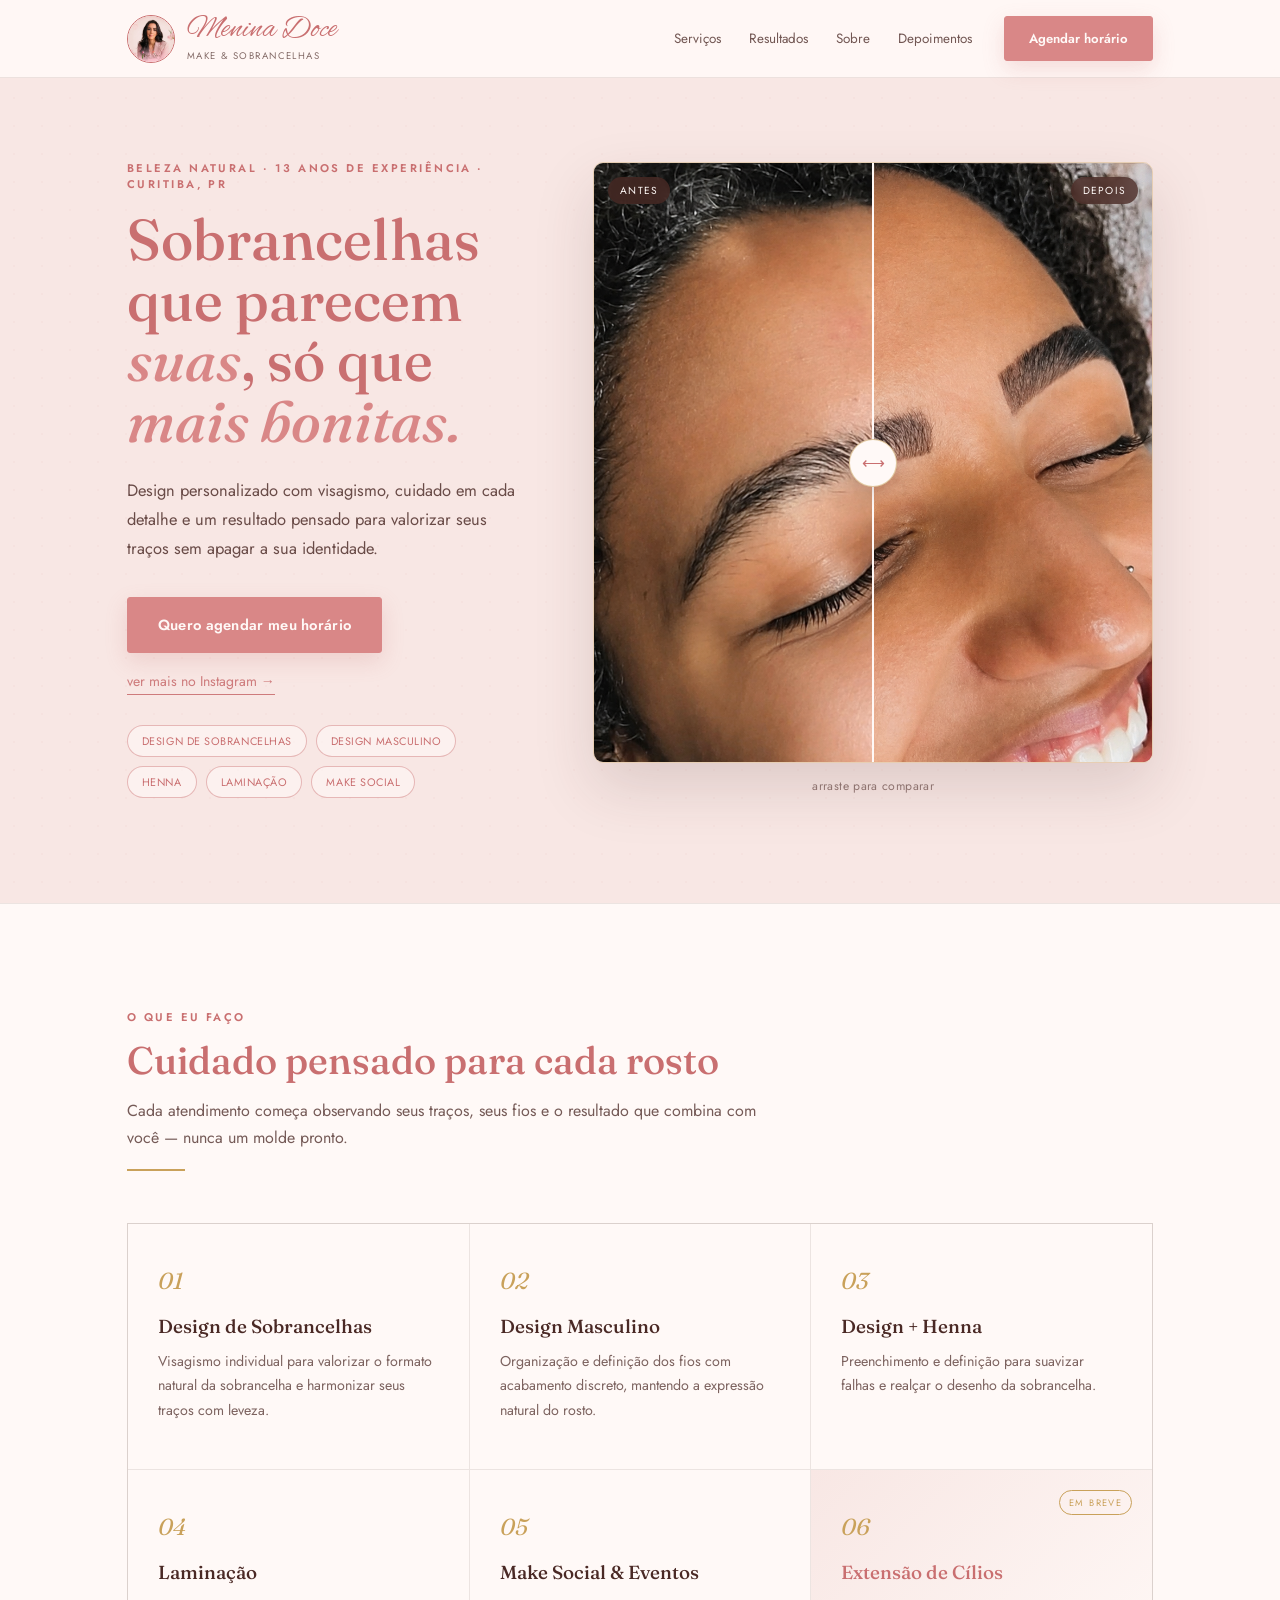
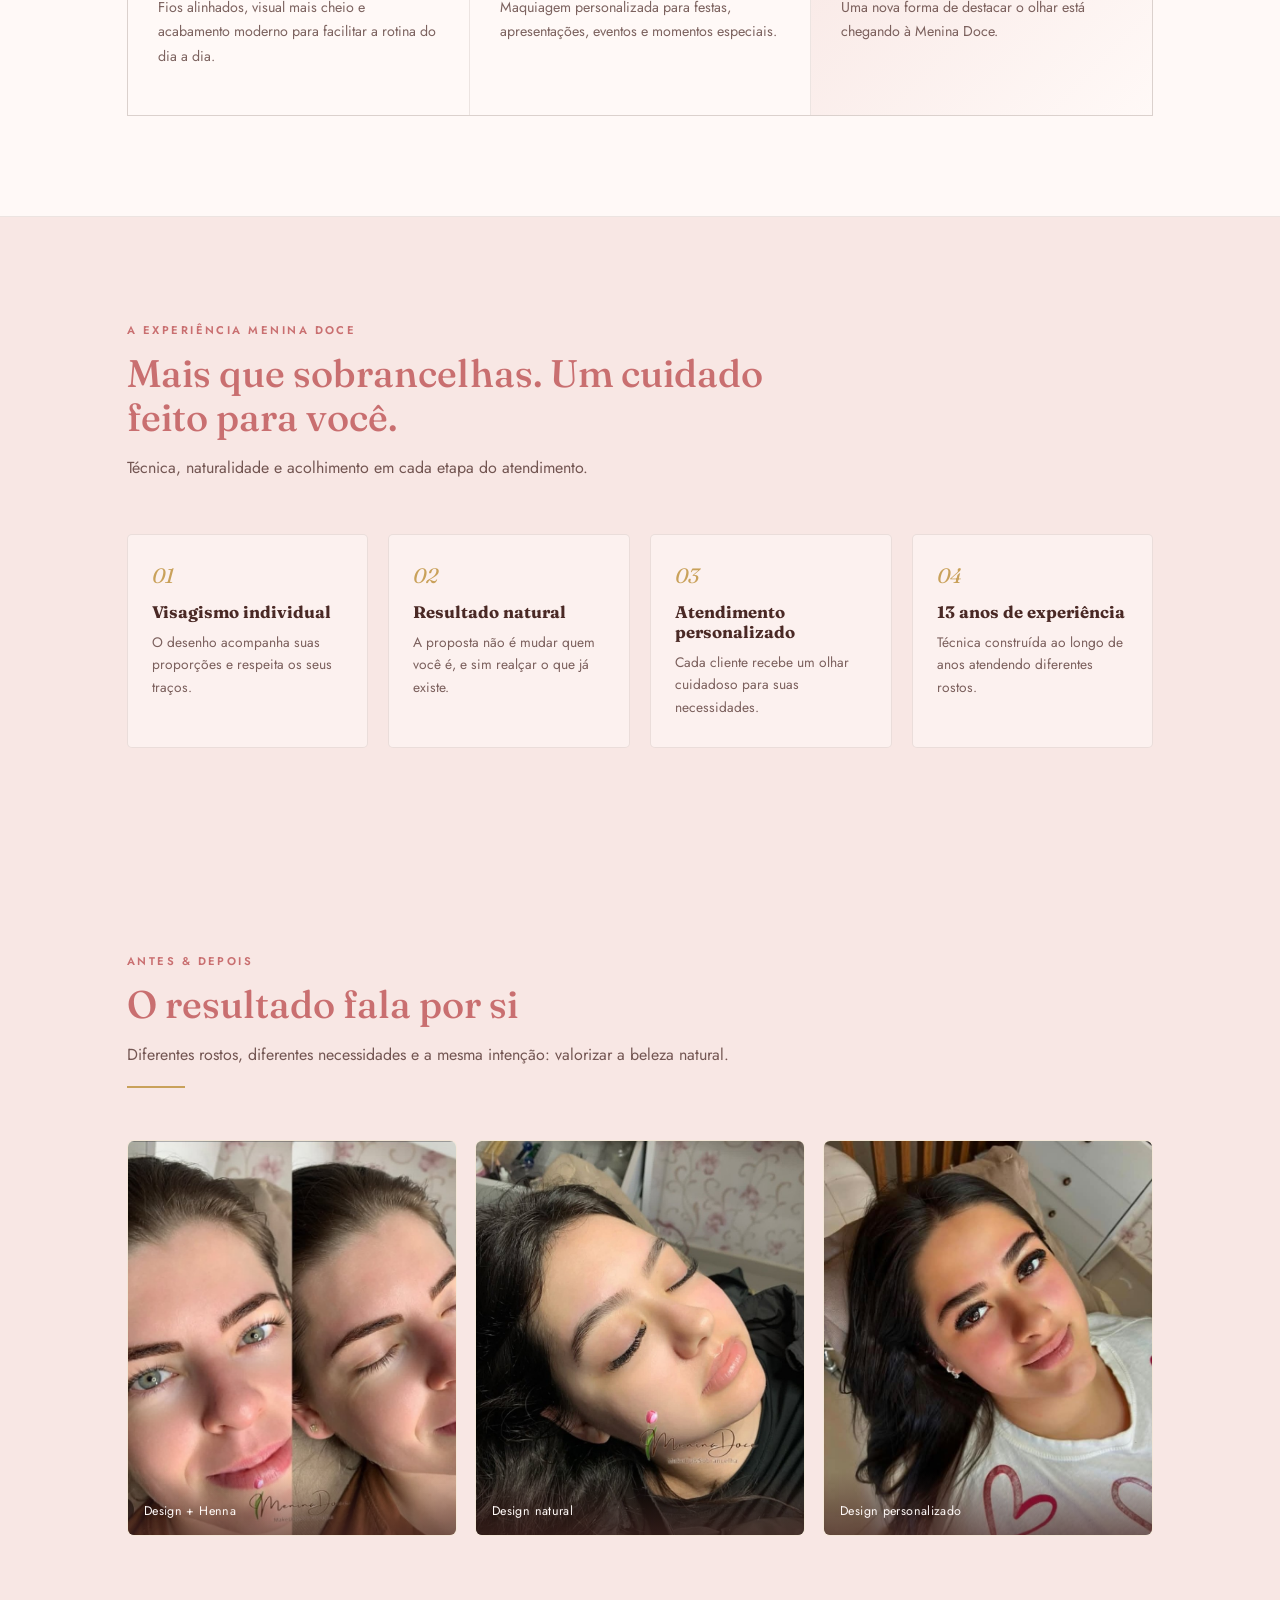
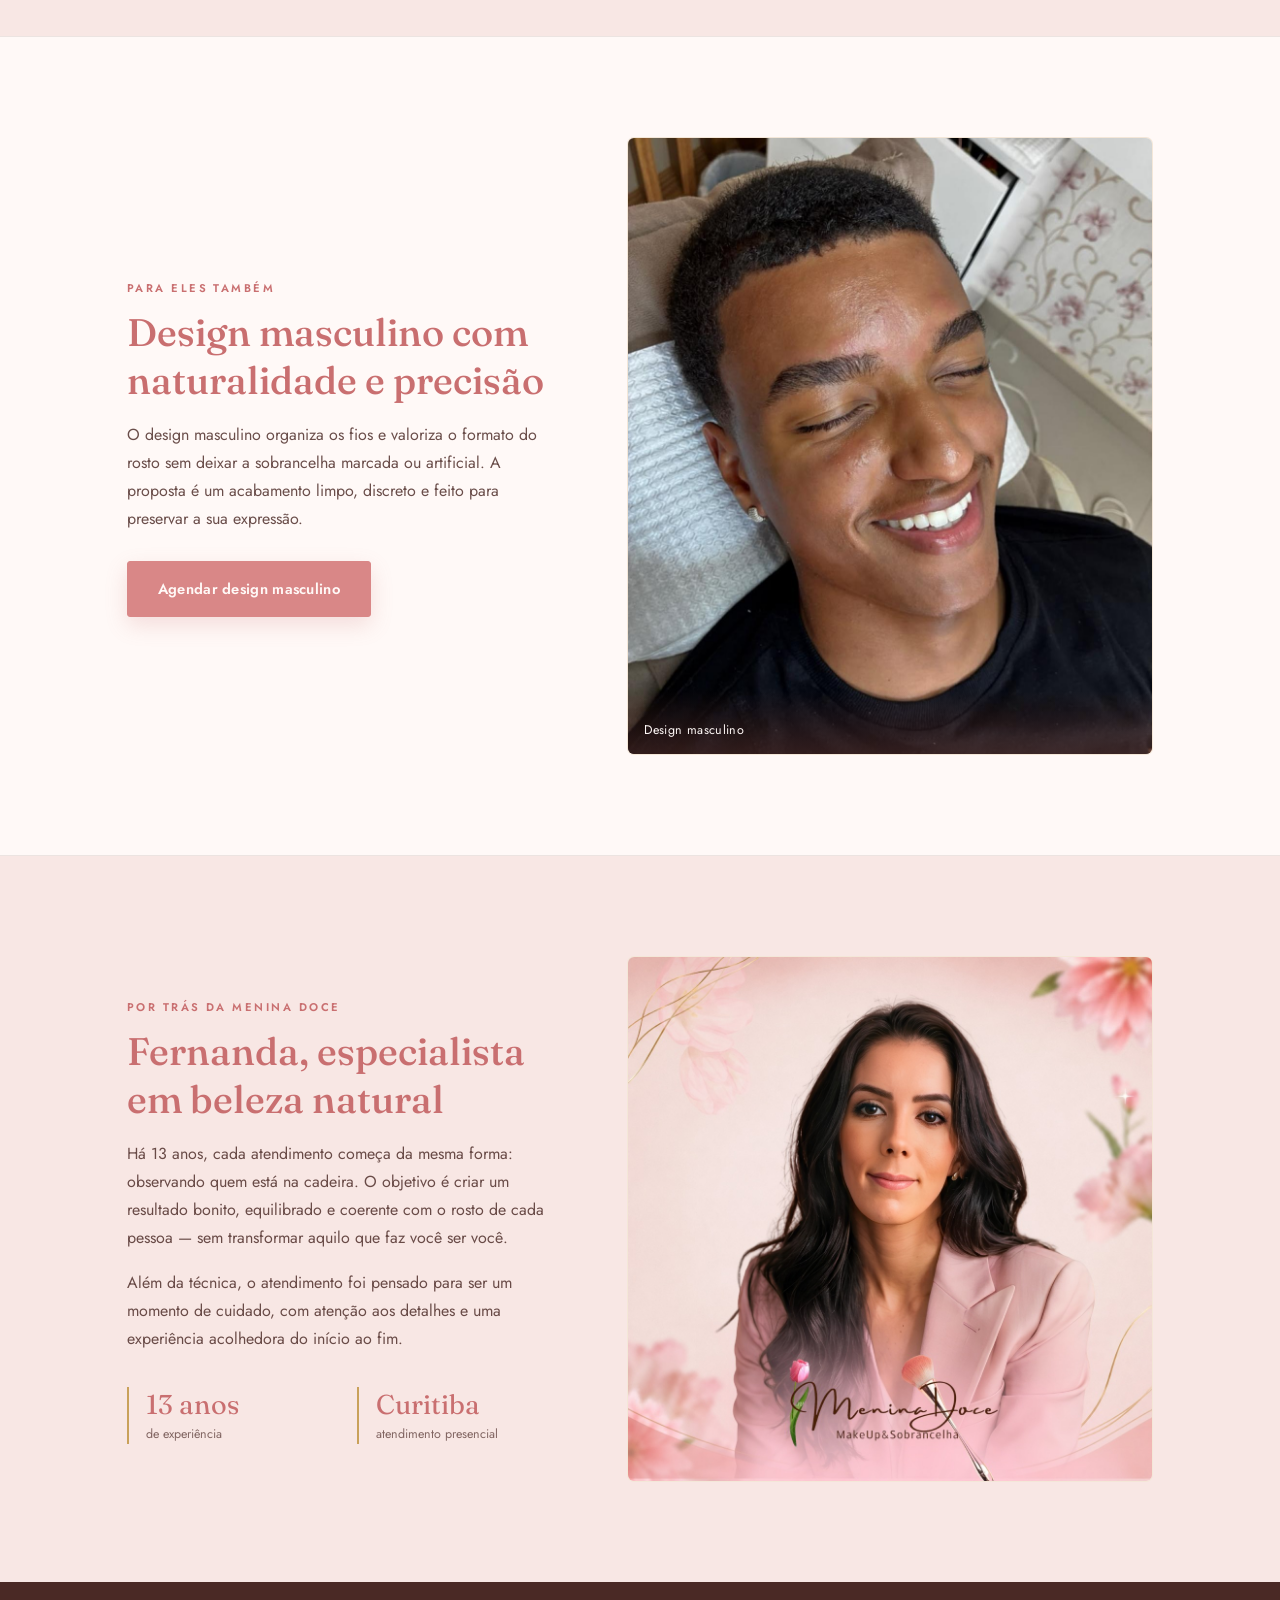
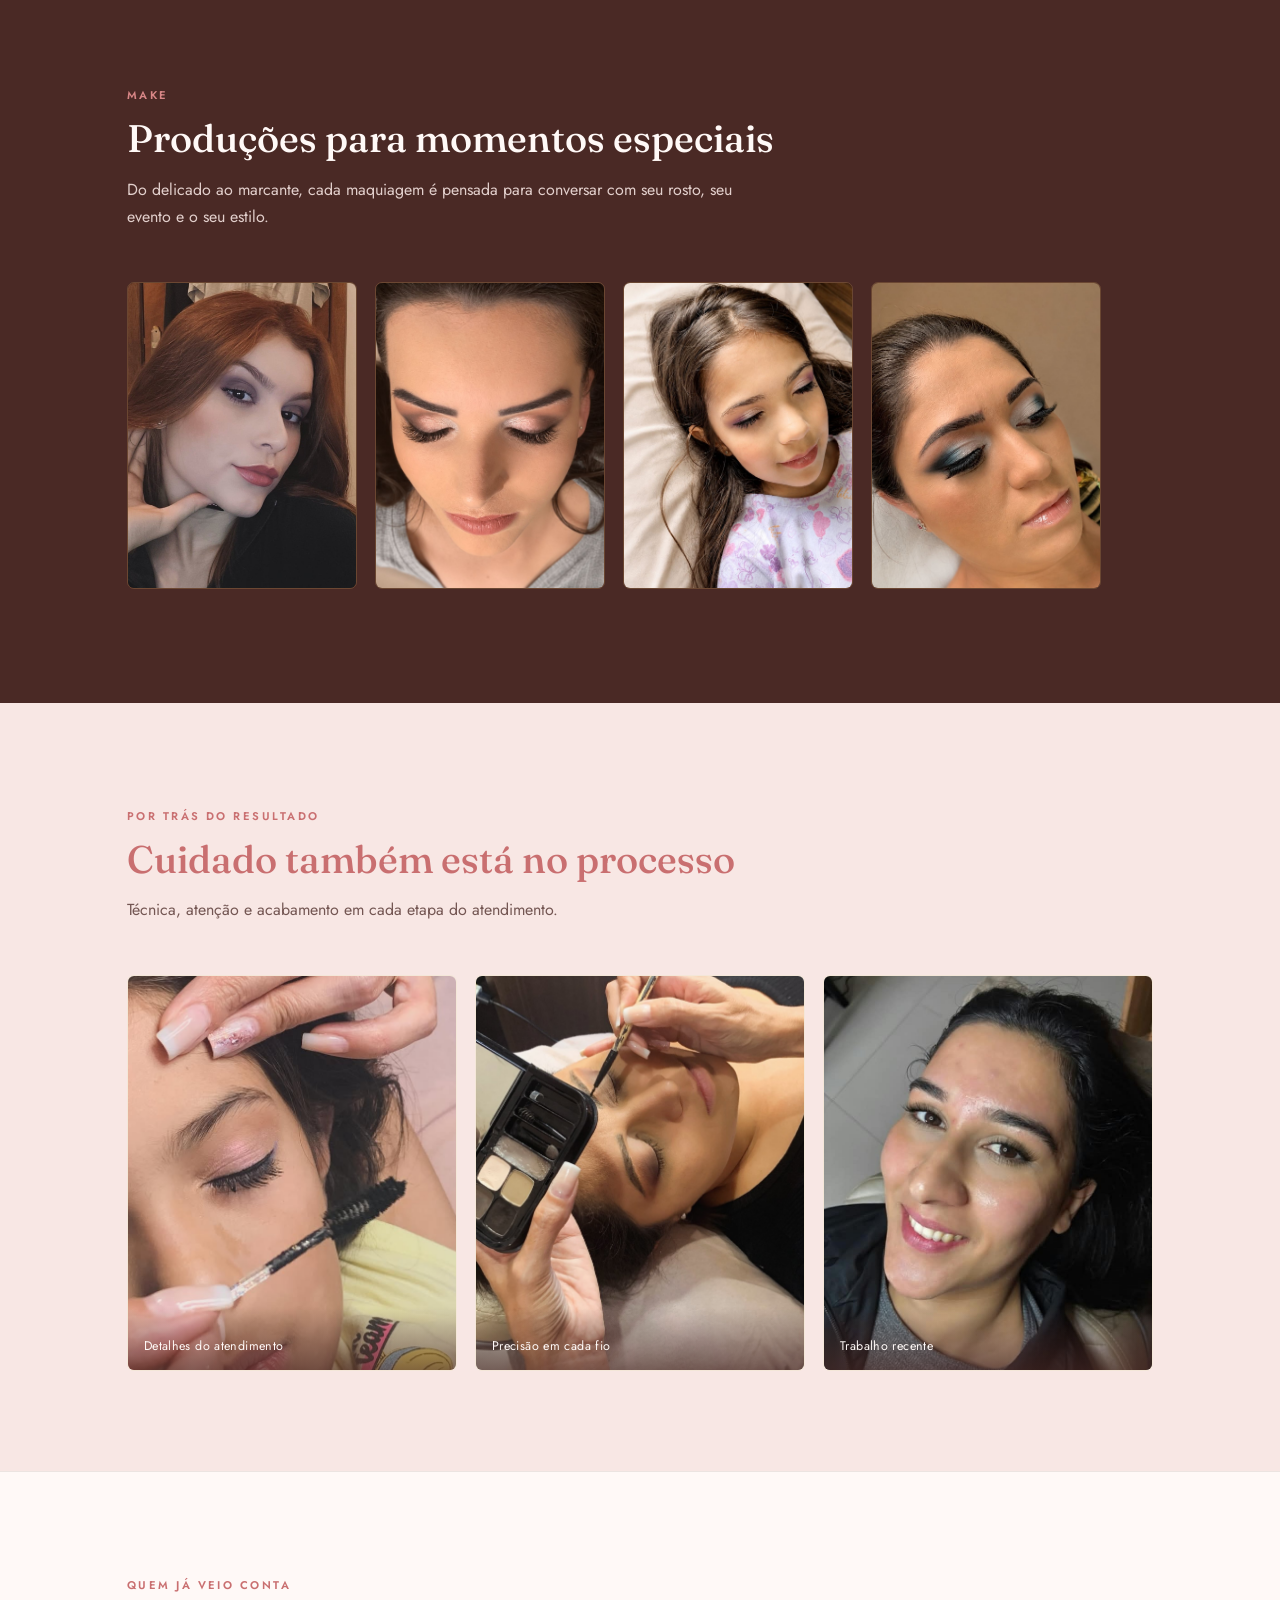
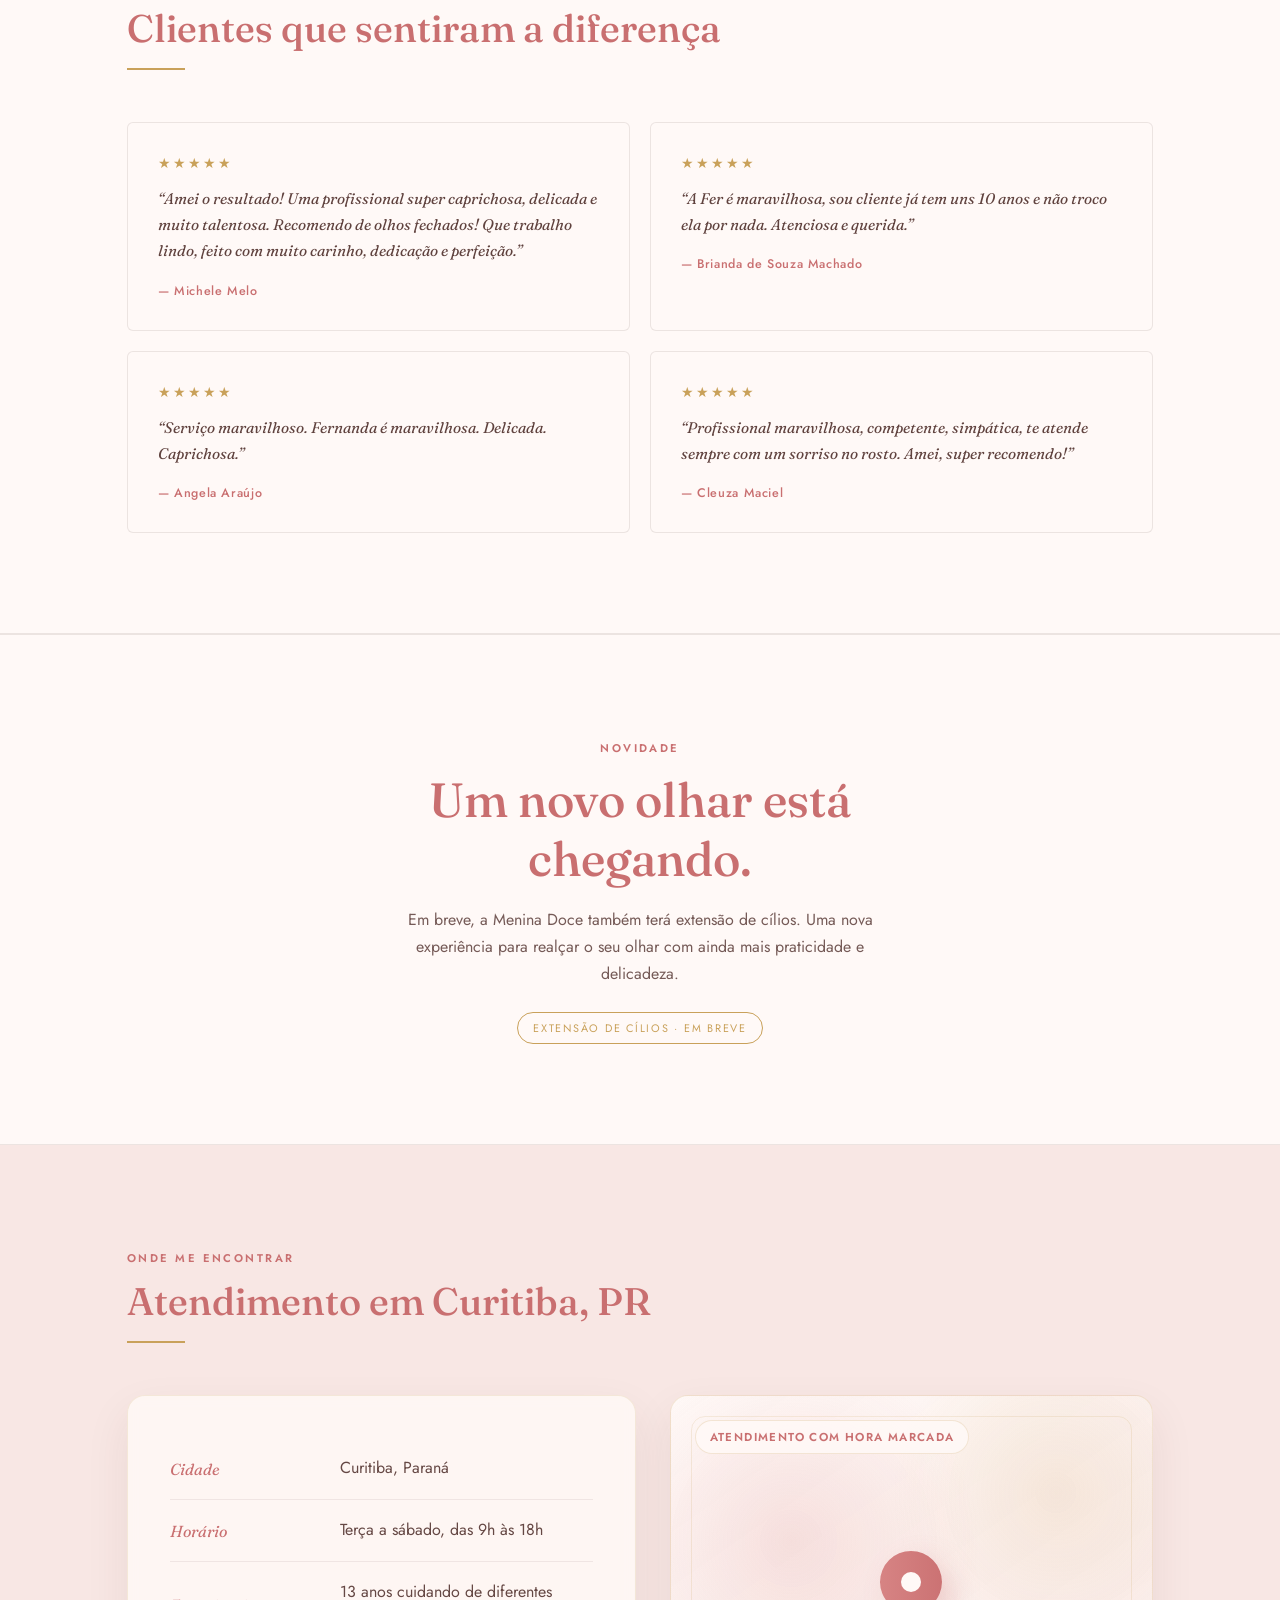
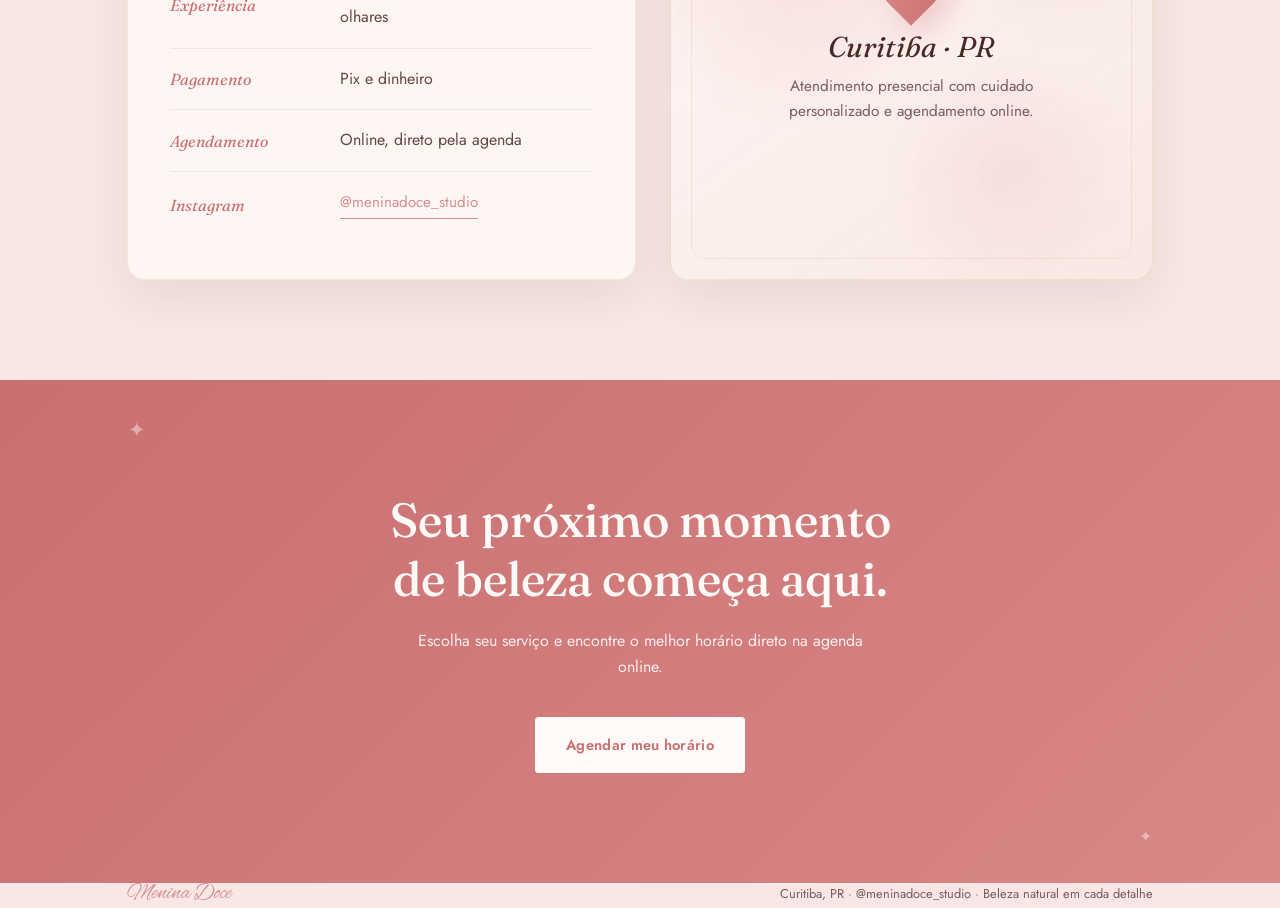
<file: index.html>
<!DOCTYPE html>
<html lang="pt-BR">

<head>
  <meta charset="UTF-8">

  <meta
    name="viewport"
    content="width=device-width, initial-scale=1.0"
  >

  <!-- =====================================================
       SEO PRINCIPAL
  ====================================================== -->

  <title>Menina Doce | Sobrancelhas & Make em Curitiba</title>

  <meta
    name="description"
    content="Design de sobrancelhas, design masculino, henna, laminação e maquiagem em Curitiba. Atendimento personalizado com visagismo e 13 anos de experiência."
  >

  <meta
    name="author"
    content="Menina Doce"
  >

  <meta
    name="robots"
    content="index, follow"
  >

  <meta
    name="theme-color"
    content="#F8E7E4"
  >


  <!-- =====================================================
       URL OFICIAL
  ====================================================== -->

  <link
    rel="canonical"
    href="https://meninadoce.net/"
  >


  <!-- =====================================================
       FAVICON / IDENTIDADE
  ====================================================== -->

  <link
    rel="icon"
    type="image/png"
    href="assets/logomd.png"
  >

  <link
    rel="apple-touch-icon"
    href="assets/logomd.png"
  >


  <!-- =====================================================
       OPEN GRAPH
       WhatsApp, Facebook, Discord etc.
  ====================================================== -->

  <meta
    property="og:title"
    content="Menina Doce | Sobrancelhas & Make em Curitiba"
  >

  <meta
    property="og:description"
    content="Beleza natural, visagismo e cuidado em cada detalhe. Design de sobrancelhas e maquiagem em Curitiba."
  >

  <meta
    property="og:type"
    content="website"
  >

  <meta
    property="og:url"
    content="https://meninadoce.net/"
  >

  <meta
    property="og:site_name"
    content="Menina Doce"
  >

  <meta
    property="og:locale"
    content="pt_BR"
  >

  <meta
    property="og:image"
    content="https://meninadoce.net/assets/logo_avatar.jpeg"
  >

  <meta
    property="og:image:alt"
    content="Menina Doce — Sobrancelhas e Make em Curitiba"
  >


  <!-- =====================================================
       X / TWITTER
  ====================================================== -->

  <meta
    name="twitter:card"
    content="summary_large_image"
  >

  <meta
    name="twitter:title"
    content="Menina Doce | Sobrancelhas & Make em Curitiba"
  >

  <meta
    name="twitter:description"
    content="Design de sobrancelhas, beleza natural e maquiagem em Curitiba."
  >

  <meta
    name="twitter:image"
    content="https://meninadoce.net/assets/logo_avatar.jpeg"
  >


  <!-- =====================================================
       FONTES
  ====================================================== -->

  <link
    rel="preconnect"
    href="https://fonts.googleapis.com"
  >

  <link
    rel="preconnect"
    href="https://fonts.gstatic.com"
    crossorigin
  >

  <link
    href="https://fonts.googleapis.com/css2?family=Fraunces:ital,opsz,wght@0,9..144,400;0,9..144,500;0,9..144,600;1,9..144,500&family=Alex+Brush&family=Jost:wght@300;400;500;600&display=swap"
    rel="stylesheet"
  >


  <!-- =====================================================
       CSS
  ====================================================== -->

  <link
    rel="stylesheet"
    href="style.css"
  >

</head>

<body>
  <div class="texture"></div>

  <!-- =====================================================
       HEADER
  ====================================================== -->
  <header>
    <div class="nav">

      <a class="brand" href="#inicio" aria-label="Ir para o início">
        <img src="assets/logo_avatar.jpeg" alt="Logo Menina Doce">
        <div>
          <div class="brand-name">Menina Doce</div>
          <div class="brand-sub">Make &amp; Sobrancelhas</div>
        </div>
      </a>

      <nav class="nav-links" aria-label="Navegação principal">
        <a href="#servicos">Serviços</a>
        <a href="#resultados">Resultados</a>
        <a href="#sobre">Sobre</a>
        <a href="#depoimentos">Depoimentos</a>
      </nav>

      <a
        class="nav-cta"
        href="https://apnt.app/meninadoce?utm_source=site&utm_medium=menu&utm_content=agendar"
        target="_blank"
        rel="noopener"
      >
        Agendar horário
      </a>

    </div>
  </header>


  <main>

    <!-- =====================================================
         HERO
    ====================================================== -->
    <section class="hero" id="inicio">
      <div class="wrap">

        <div class="hero-grid">

          <div>
            <span class="eyebrow">
              Beleza natural · 13 anos de experiência · Curitiba, PR
            </span>

            <h1>
              Sobrancelhas que parecem <em>suas</em>,
              só que <em>mais bonitas.</em>
            </h1>

            <p class="lead">
              Design personalizado com visagismo, cuidado em cada detalhe
              e um resultado pensado para valorizar seus traços sem apagar
              a sua identidade.
            </p>

            <div class="cta-row">
              <a
                class="btn-primary"
                href="https://apnt.app/meninadoce?utm_source=site&utm_medium=hero&utm_content=agendar"
                target="_blank"
                rel="noopener"
              >
                Quero agendar meu horário
              </a>

              <a
                class="btn-ghost"
                href="https://www.instagram.com/meninadoce_studio/"
                target="_blank"
                rel="noopener"
              >
                ver mais no Instagram →
              </a>
            </div>

            <div class="pills" aria-label="Principais serviços">
              <span class="pill">Design de sobrancelhas</span>
              <span class="pill">Design masculino</span>
              <span class="pill">Henna</span>
              <span class="pill">Laminação</span>
              <span class="pill">Make social</span>
            </div>
          </div>

          <div class="ba-wrap">

            <div
              class="ba-frame"
              id="baFrame"
              aria-label="Comparação de antes e depois"
            >
              <span class="ba-tag before">antes</span>
              <span class="ba-tag after">depois</span>

              <img
                class="before-img"
                src="assets/b.png"
                alt="Sobrancelha antes do design"
              >

              <img
                class="after-img"
                id="afterImg"
                src="assets/a.png"
                alt="Sobrancelha depois do design"
              >

              <div
                class="ba-handle"
                id="baHandle"
                aria-hidden="true"
              ></div>
            </div>

            <p class="ba-caption">arraste para comparar</p>

          </div>

        </div>

      </div>
    </section>


    <!-- =====================================================
         SERVIÇOS
    ====================================================== -->
    <section class="services" id="servicos">
      <div class="wrap">

        <div class="section-head">
          <span class="eyebrow">O que eu faço</span>
          <h2>Cuidado pensado para cada rosto</h2>
          <p>
            Cada atendimento começa observando seus traços, seus fios e
            o resultado que combina com você — nunca um molde pronto.
          </p>
          <div class="divider"></div>
        </div>

        <div class="serv-grid">

          <article class="serv-card">
            <div class="serv-icon">01</div>
            <h3>Design de Sobrancelhas</h3>
            <p>
              Visagismo individual para valorizar o formato natural da
              sobrancelha e harmonizar seus traços com leveza.
            </p>
          </article>

          <article class="serv-card">
            <div class="serv-icon">02</div>
            <h3>Design Masculino</h3>
            <p>
              Organização e definição dos fios com acabamento discreto,
              mantendo a expressão natural do rosto.
            </p>
          </article>

          <article class="serv-card">
            <div class="serv-icon">03</div>
            <h3>Design + Henna</h3>
            <p>
              Preenchimento e definição para suavizar falhas e realçar
              o desenho da sobrancelha.
            </p>
          </article>

          <article class="serv-card">
            <div class="serv-icon">04</div>
            <h3>Laminação</h3>
            <p>
              Fios alinhados, visual mais cheio e acabamento moderno
              para facilitar a rotina do dia a dia.
            </p>
          </article>

          <article class="serv-card">
            <div class="serv-icon">05</div>
            <h3>Make Social &amp; Eventos</h3>
            <p>
              Maquiagem personalizada para festas, apresentações,
              eventos e momentos especiais.
            </p>
          </article>

          <article class="serv-card coming-soon">
            <div class="serv-icon">06</div>
            <h3>Extensão de Cílios</h3>
            <p>
              Uma nova forma de destacar o olhar está chegando à
              Menina Doce.
            </p>
          </article>

        </div>

      </div>
    </section>


    <!-- =====================================================
         DIFERENCIAIS
    ====================================================== -->
    <section class="diferenciais">
      <div class="wrap">

        <div class="section-head">
          <span class="eyebrow">A experiência Menina Doce</span>
          <h2>Mais que sobrancelhas. Um cuidado feito para você.</h2>
          <p>
            Técnica, naturalidade e acolhimento em cada etapa do atendimento.
          </p>
        </div>

        <div class="diferenciais-grid">

          <article class="diferencial-card">
            <div class="diferencial-number">01</div>
            <h3>Visagismo individual</h3>
            <p>
              O desenho acompanha suas proporções e respeita os seus traços.
            </p>
          </article>

          <article class="diferencial-card">
            <div class="diferencial-number">02</div>
            <h3>Resultado natural</h3>
            <p>
              A proposta não é mudar quem você é, e sim realçar o que já existe.
            </p>
          </article>

          <article class="diferencial-card">
            <div class="diferencial-number">03</div>
            <h3>Atendimento personalizado</h3>
            <p>
              Cada cliente recebe um olhar cuidadoso para suas necessidades.
            </p>
          </article>

          <article class="diferencial-card">
            <div class="diferencial-number">04</div>
            <h3>13 anos de experiência</h3>
            <p>
              Técnica construída ao longo de anos atendendo diferentes rostos.
            </p>
          </article>

        </div>

      </div>
    </section>


    <!-- =====================================================
         RESULTADOS / ANTES E DEPOIS
    ====================================================== -->
    <section id="resultados">
      <div class="wrap">

        <div class="section-head">
          <span class="eyebrow">Antes &amp; Depois</span>
          <h2>O resultado fala por si</h2>
          <p>
            Diferentes rostos, diferentes necessidades e a mesma intenção:
            valorizar a beleza natural.
          </p>
          <div class="divider"></div>
        </div>

        <div class="gallery-grid">

          <div class="g-item">
            <img
              src="assets/img2_ba_green_eyes.jpg"
              alt="Antes e depois de design de sobrancelhas"
              loading="lazy"
            >
            <div class="g-label">Design + Henna</div>
          </div>

          <div class="g-item">
            <img
              src="assets/img1_single_closed.jpg"
              alt="Antes e depois de design natural de sobrancelhas"
              loading="lazy"
            >
            <div class="g-label">Design natural</div>
          </div>

          <div class="g-item">
            <img
              src="assets/trabalho recente 4.jpeg"
              alt="Resultado de design de sobrancelhas"
              loading="lazy"
            >
            <div class="g-label">Design personalizado</div>
          </div>

        </div>

      </div>
    </section>


    <!-- =====================================================
         DESIGN MASCULINO
    ====================================================== -->
    <section class="services" id="masculino">
      <div class="wrap">

        <div class="sobre">

          <div>
            <span class="eyebrow">Para eles também</span>

            <h2>
              Design masculino com naturalidade e precisão
            </h2>

            <p>
              O design masculino organiza os fios e valoriza o formato
              do rosto sem deixar a sobrancelha marcada ou artificial.
              A proposta é um acabamento limpo, discreto e feito para
              preservar a sua expressão.
            </p>

            <div class="cta-row" style="margin-top:28px;">
              <a
                class="btn-primary"
                href="https://apnt.app/meninadoce?utm_source=site&utm_medium=masculino&utm_content=agendar"
                target="_blank"
                rel="noopener"
              >
                Agendar design masculino
              </a>
            </div>
          </div>

          <div class="gallery-grid" style="grid-template-columns:1fr;">
            <div class="g-item" style="aspect-ratio:4/4.7;">
              <img
                src="assets/design masculino 1.jpeg"
                alt="Resultado de design masculino de sobrancelhas"
                loading="lazy"
              >
              <div class="g-label">Design masculino</div>
            </div>
          </div>

        </div>

      </div>
    </section>


    <!-- =====================================================
         SOBRE A FERNANDA
    ====================================================== -->
    <section id="sobre">
      <div class="wrap">

        <div class="sobre">

          <div>
            <span class="eyebrow">Por trás da Menina Doce</span>

            <h2>Fernanda, especialista em beleza natural</h2>

            <p>
              Há 13 anos, cada atendimento começa da mesma forma:
              observando quem está na cadeira. O objetivo é criar um
              resultado bonito, equilibrado e coerente com o rosto de
              cada pessoa — sem transformar aquilo que faz você ser você.
            </p>

            <p>
              Além da técnica, o atendimento foi pensado para ser um
              momento de cuidado, com atenção aos detalhes e uma
              experiência acolhedora do início ao fim.
            </p>

            <div class="sobre-stats">

              <div class="stat-box">
                <span class="num">13 anos</span>
                <span class="label">de experiência</span>
              </div>

              <div class="stat-box">
                <span class="num">Curitiba</span>
                <span class="label">atendimento presencial</span>
              </div>

            </div>
          </div>

          <div class="gallery-grid" style="grid-template-columns:1fr;">
            <div class="g-item" style="aspect-ratio:1/1;">
              <img
                src="assets/logo_avatar.jpeg"
                alt="Fernanda, profissional da Menina Doce"
                loading="lazy"
              >
            </div>
          </div>

        </div>

      </div>
    </section>


    <!-- =====================================================
         MAKE
    ====================================================== -->
    <section class="portfolio" id="make">
      <div class="wrap">

        <div class="section-head">
          <span class="eyebrow">Make</span>
          <h2>Produções para momentos especiais</h2>
          <p>
            Do delicado ao marcante, cada maquiagem é pensada para
            conversar com seu rosto, seu evento e o seu estilo.
          </p>
        </div>

        <div class="strip">

          <div class="strip-item">
            <img
              src="assets/img4_redhead_makeup.jpg"
              alt="Maquiagem social em cliente ruiva"
              loading="lazy"
            >
          </div>

          <div class="strip-item">
            <img
              src="assets/make delicada.jpeg"
              alt="Maquiagem para apresentação de ballet"
              loading="lazy"
            >
          </div>

          <div class="strip-item">
            <img
              src="assets/make infantil.jpeg"
              alt="Maquiagem delicada para apresentação"
              loading="lazy"
            >
          </div>

          <div class="strip-item">
            <img
              src="assets/naty2.jpeg"
              alt="Maquiagem social finalizada"
              loading="lazy"
            >
          </div>

        </div>

      </div>
    </section>


    <!-- =====================================================
         BASTIDORES
    ====================================================== -->
    <section id="bastidores">
      <div class="wrap">

        <div class="section-head">
          <span class="eyebrow">Por trás do resultado</span>
          <h2>Cuidado também está no processo</h2>
          <p>
            Técnica, atenção e acabamento em cada etapa do atendimento.
          </p>
        </div>

        <div class="gallery-grid">

          <div class="g-item">
            <img
              src="assets/make (2).png"
              alt="Detalhe de procedimento de beleza na Menina Doce"
              loading="lazy"
            >
            <div class="g-label">Detalhes do atendimento</div>
          </div>

          <div class="g-item">
            <img
              src="assets/make.png"
              alt="Procedimento de design de sobrancelha"
              loading="lazy"
            >
            <div class="g-label">Precisão em cada fio</div>
          </div>

          <div class="g-item">
            <img
              src="assets/trabalho recente 3.jpeg"
              alt="Trabalho recente da Menina Doce"
              loading="lazy"
            >
            <div class="g-label">Trabalho recente</div>
          </div>

        </div>

      </div>
    </section>


    <!-- =====================================================
         DEPOIMENTOS
    ====================================================== -->
    <section class="services" id="depoimentos">
      <div class="wrap">

        <div class="section-head">
          <span class="eyebrow">Quem já veio conta</span>
          <h2>Clientes que sentiram a diferença</h2>
          <div class="divider"></div>
        </div>

        <div class="depo-grid">

          <article class="depo-card">
            <div class="stars" aria-label="5 estrelas">★★★★★</div>
            <p>
              “Amei o resultado! Uma profissional super caprichosa,
              delicada e muito talentosa. Recomendo de olhos fechados!
              Que trabalho lindo, feito com muito carinho, dedicação
              e perfeição.”
            </p>
            <div class="who">— Michele Melo</div>
          </article>

          <article class="depo-card">
            <div class="stars" aria-label="5 estrelas">★★★★★</div>
            <p>
              “A Fer é maravilhosa, sou cliente já tem uns 10 anos
              e não troco ela por nada. Atenciosa e querida.”
            </p>
            <div class="who">— Brianda de Souza Machado</div>
          </article>

          <article class="depo-card">
            <div class="stars" aria-label="5 estrelas">★★★★★</div>
            <p>
              “Serviço maravilhoso. Fernanda é maravilhosa.
              Delicada. Caprichosa.”
            </p>
            <div class="who">— Angela Araújo</div>
          </article>

          <article class="depo-card">
            <div class="stars" aria-label="5 estrelas">★★★★★</div>
            <p>
              “Profissional maravilhosa, competente, simpática,
              te atende sempre com um sorriso no rosto. Amei,
              super recomendo!”
            </p>
            <div class="who">— Cleuza Maciel</div>
          </article>

        </div>

      </div>
    </section>


    <!-- =====================================================
         CÍLIOS — EM BREVE
    ====================================================== -->
    <section class="lashes-coming" id="cilios">

      <div class="wrap">
        <div class="lashes-coming-inner">

          <span class="eyebrow">Novidade</span>

          <h2>Um novo olhar está chegando.</h2>

          <p>
            Em breve, a Menina Doce também terá extensão de cílios.
            Uma nova experiência para realçar o seu olhar com ainda
            mais praticidade e delicadeza.
          </p>

          <span class="coming-label">Extensão de cílios · em breve</span>

        </div>
      </div>

    </section>


   <!-- =====================================================
     LOCALIZAÇÃO
====================================================== -->
<section id="localizacao">
  <div class="wrap">

    <div class="section-head">
      <span class="eyebrow">Onde me encontrar</span>
      <h2>Atendimento em Curitiba, PR</h2>
      <div class="divider"></div>
    </div>

    <div class="loc">

      <!-- CARD DE INFORMAÇÕES -->
      <div class="loc-card">

        <div class="loc-row">
          <span class="k">Cidade</span>
          <span class="v">Curitiba, Paraná</span>
        </div>

        <div class="loc-row">
          <span class="k">Horário</span>
          <span class="v">Terça a sábado, das 9h às 18h</span>
        </div>

        <div class="loc-row">
          <span class="k">Experiência</span>
          <span class="v">13 anos cuidando de diferentes olhares</span>
        </div>

        <div class="loc-row">
          <span class="k">Pagamento</span>
          <span class="v">Pix e dinheiro</span>
        </div>

        <div class="loc-row">
          <span class="k">Agendamento</span>
          <span class="v">Online, direto pela agenda</span>
        </div>

        <div class="loc-row">
          <span class="k">Instagram</span>

          <span class="v">
            <a
              class="btn-ghost"
              href="https://www.instagram.com/meninadoce_studio/"
              target="_blank"
              rel="noopener"
            >
              @meninadoce_studio
            </a>
          </span>
        </div>

      </div>


      <!-- BLOCO VISUAL -->
      <div
        class="loc-map"
        aria-label="Atendimento em Curitiba"
      >

        <span class="loc-badge">
          Atendimento com hora marcada
        </span>

        <div class="loc-center">

          <div class="pin"></div>

          <span class="city">
            Curitiba · PR
          </span>

          <span class="loc-note">
            Atendimento presencial com cuidado personalizado
            e agendamento online.
          </span>

        </div>

      </div>

    </div>
    <!-- FIM .loc -->

  </div>
  <!-- FIM .wrap -->
</section>
<!-- FIM #localizacao -->

  <!-- =====================================================
       CTA FINAL
  ====================================================== -->
  <section class="final-cta">

    <h2>Seu próximo momento de beleza começa aqui.</h2>

    <p>
      Escolha seu serviço e encontre o melhor horário direto
      na agenda online.
    </p>

    <a
      class="btn-primary"
      href="https://apnt.app/meninadoce?utm_source=site&utm_medium=final&utm_content=agendar"
      target="_blank"
      rel="noopener"
    >
      Agendar meu horário
    </a>

  </section>


  <!-- =====================================================
       FOOTER
  ====================================================== -->
  <footer class="wrap">

    <div class="brand-name script">
      Menina Doce
    </div>

    <div>
      Curitiba, PR · @meninadoce_studio · Beleza natural em cada detalhe
    </div>

  </footer>
  
  <script src="script.js"></script>
</body>
</html>
</file>
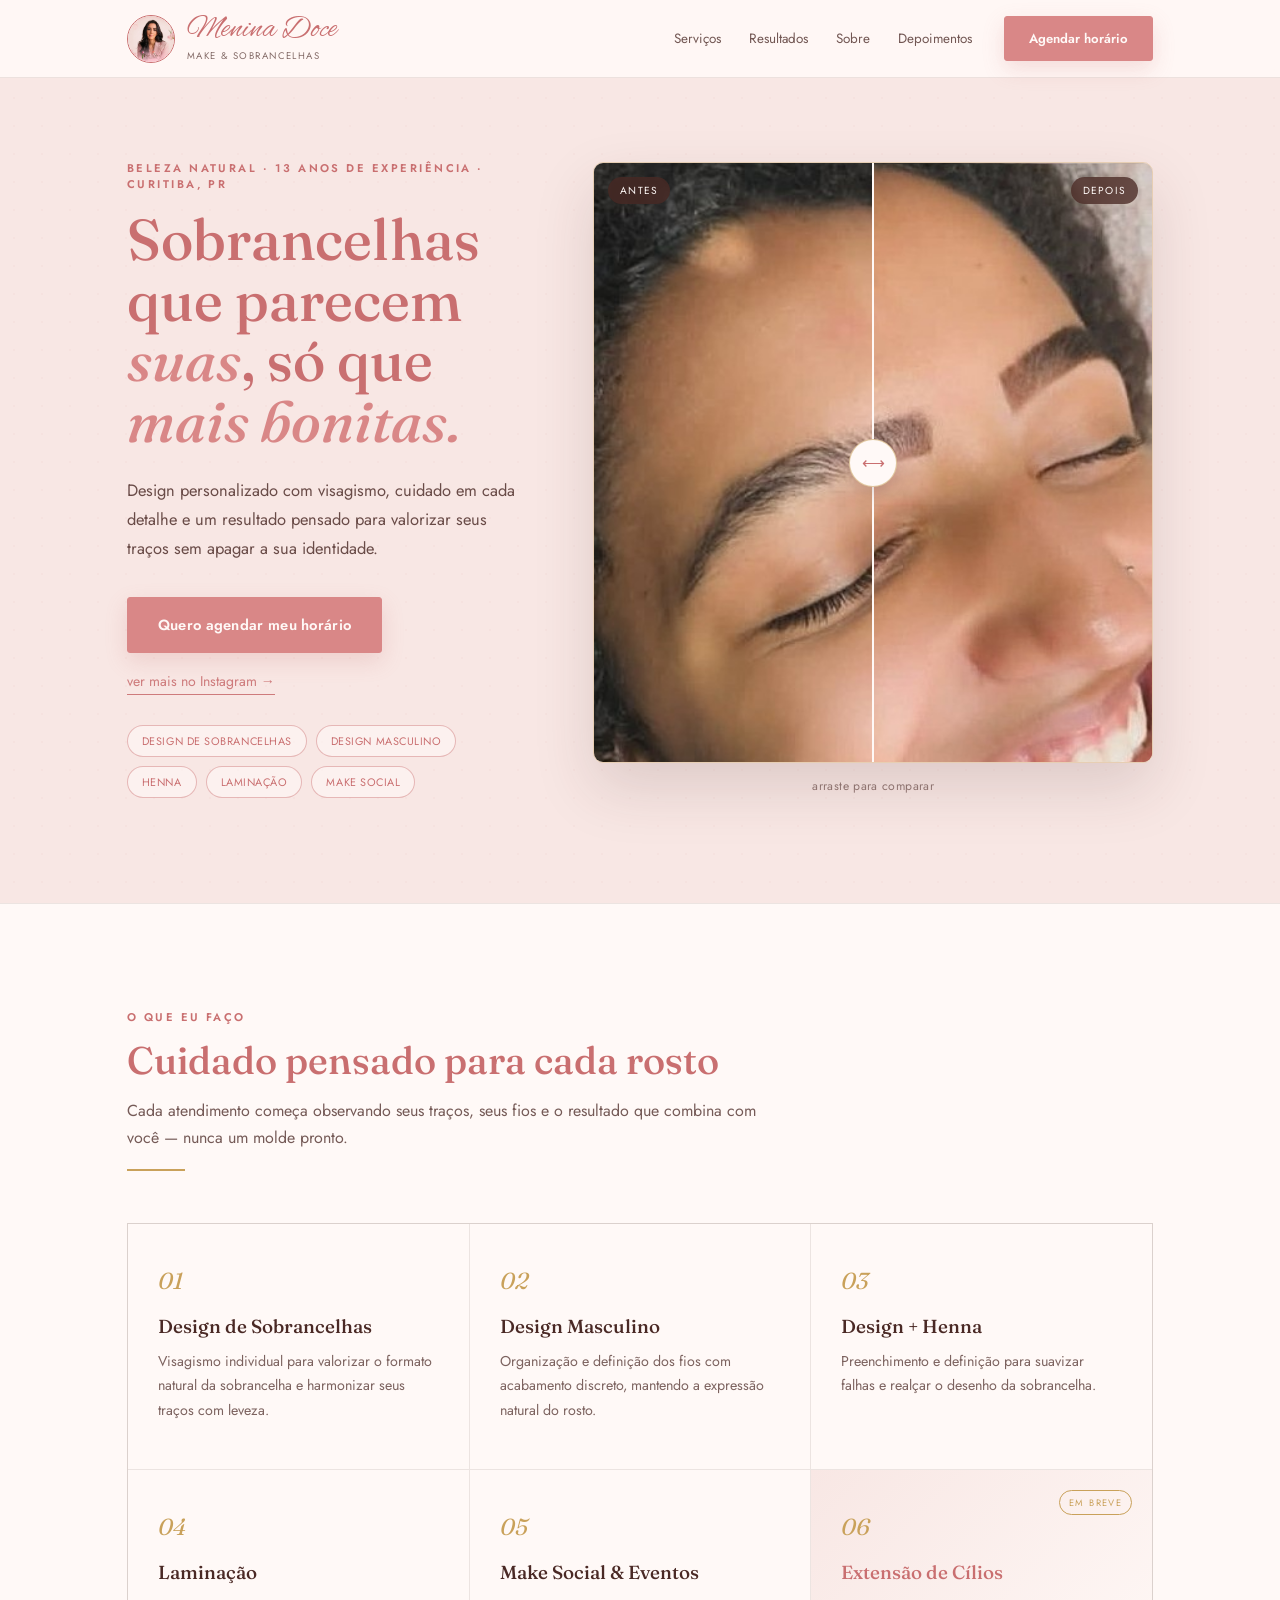
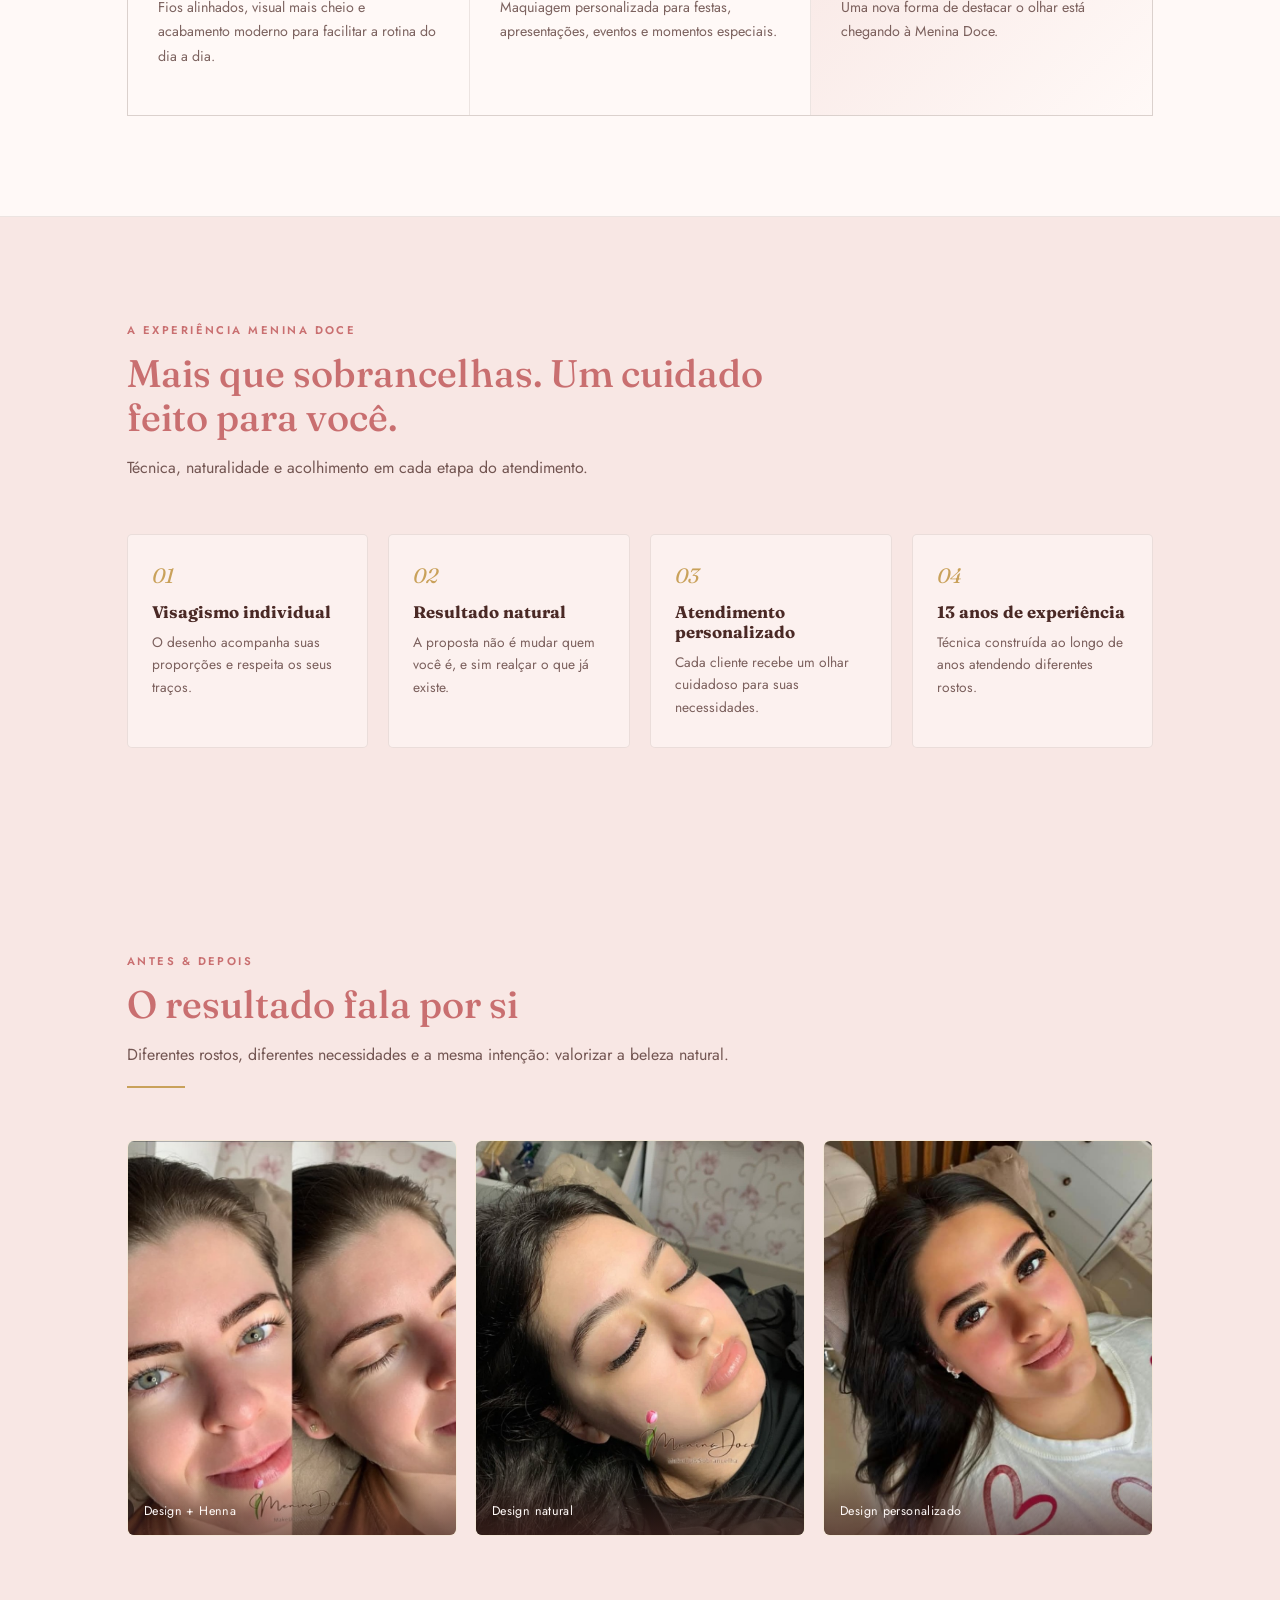
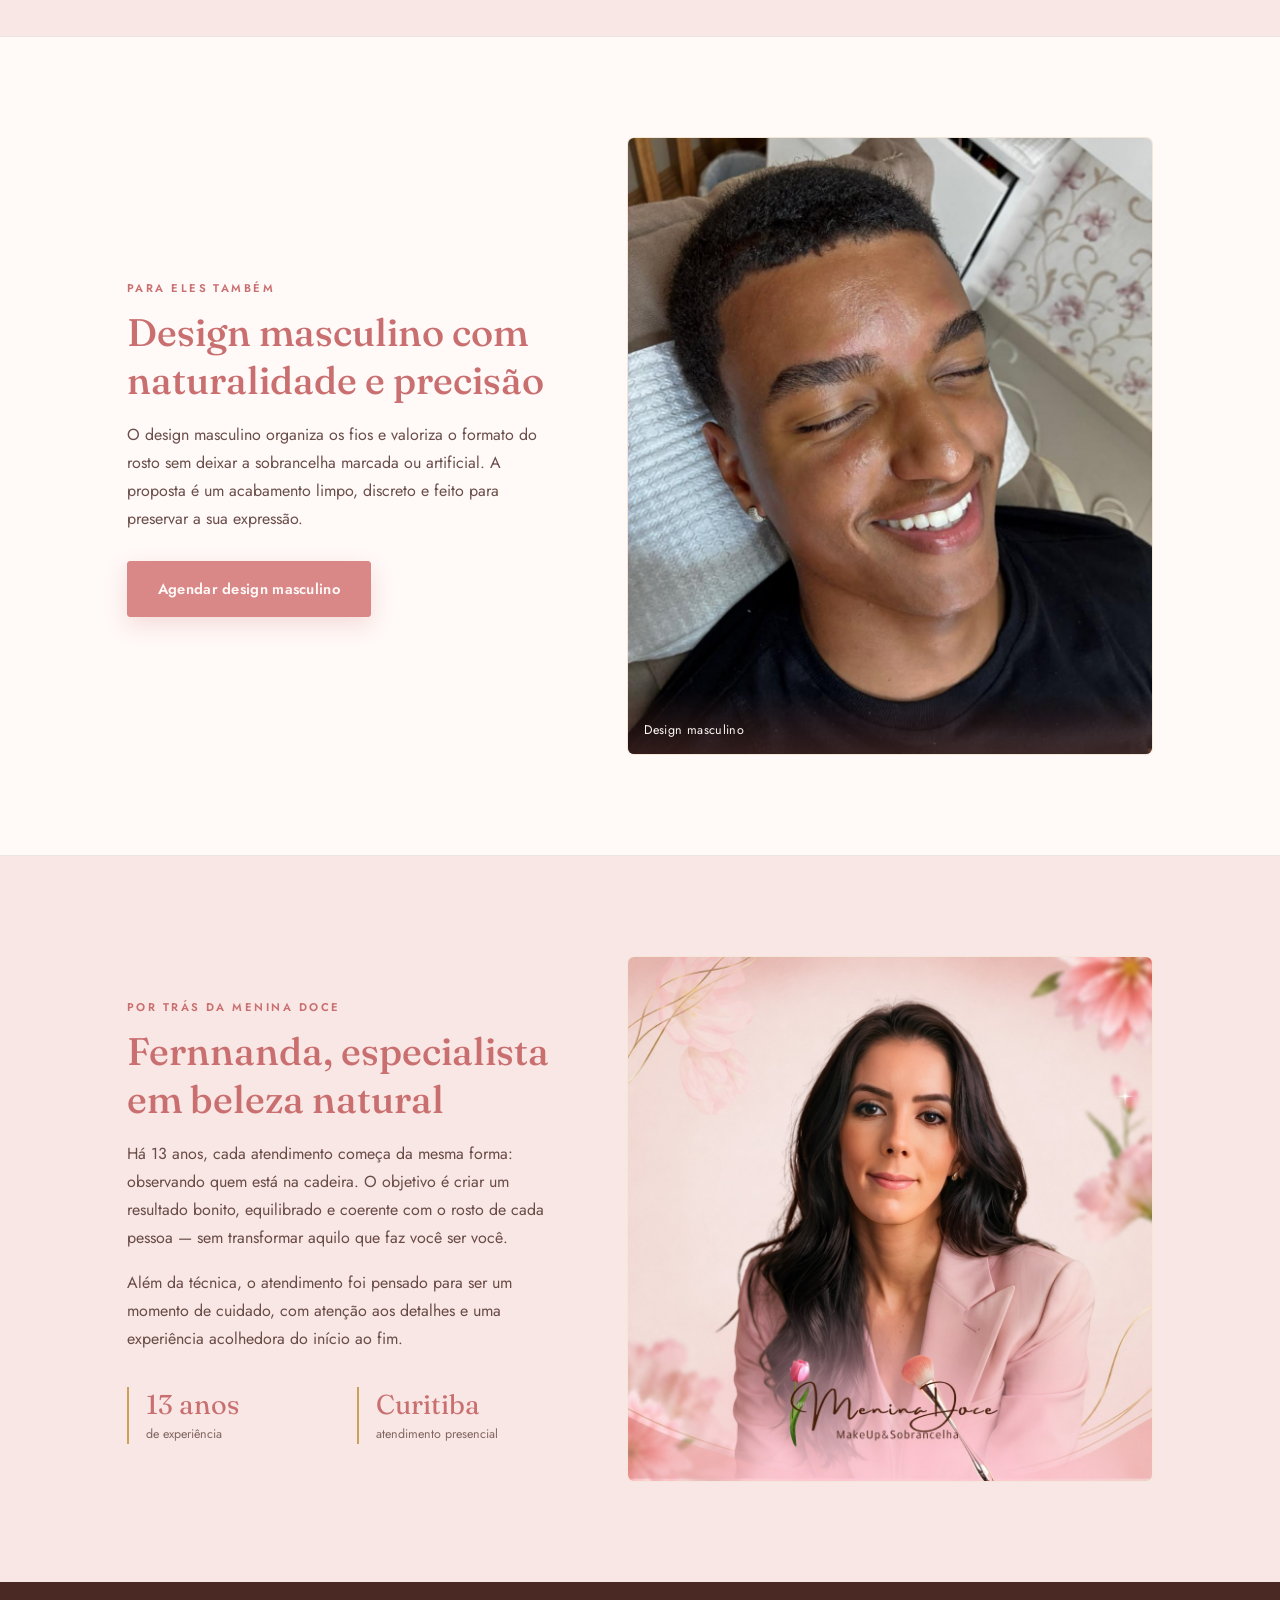
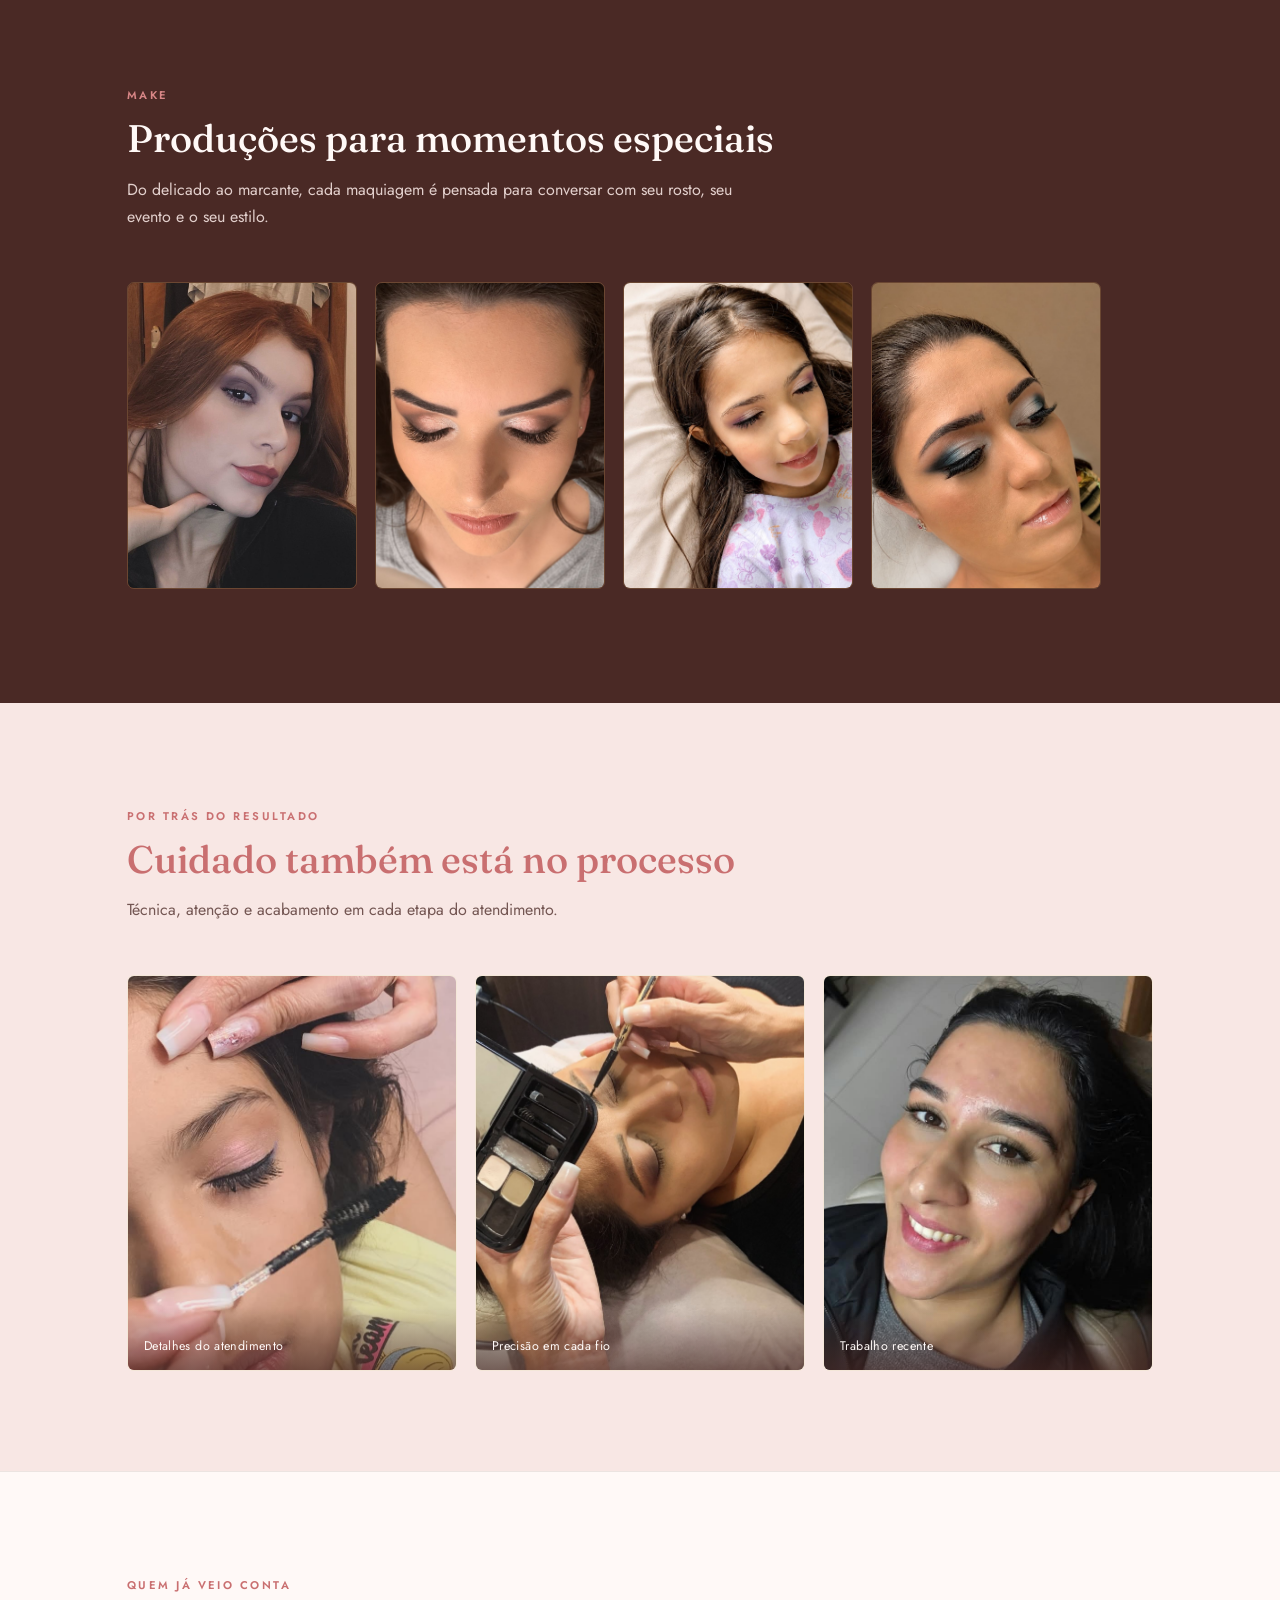
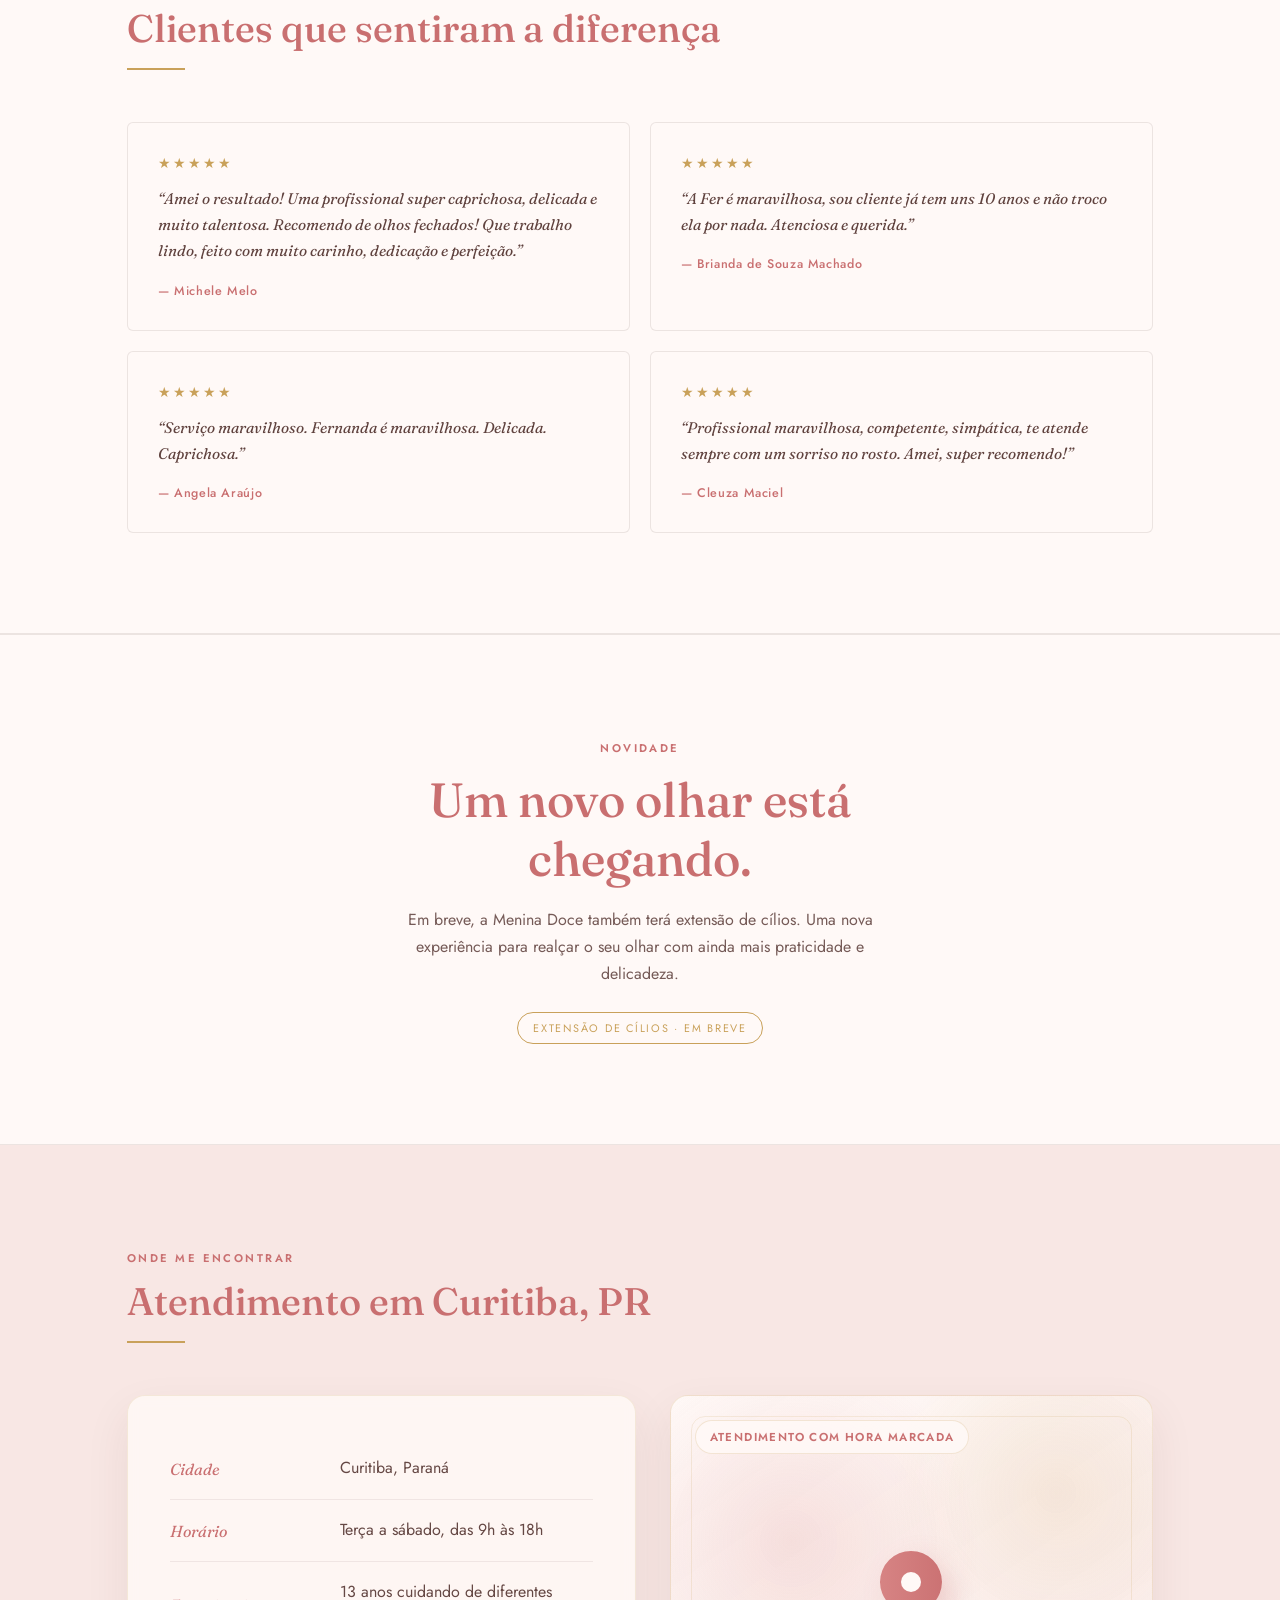
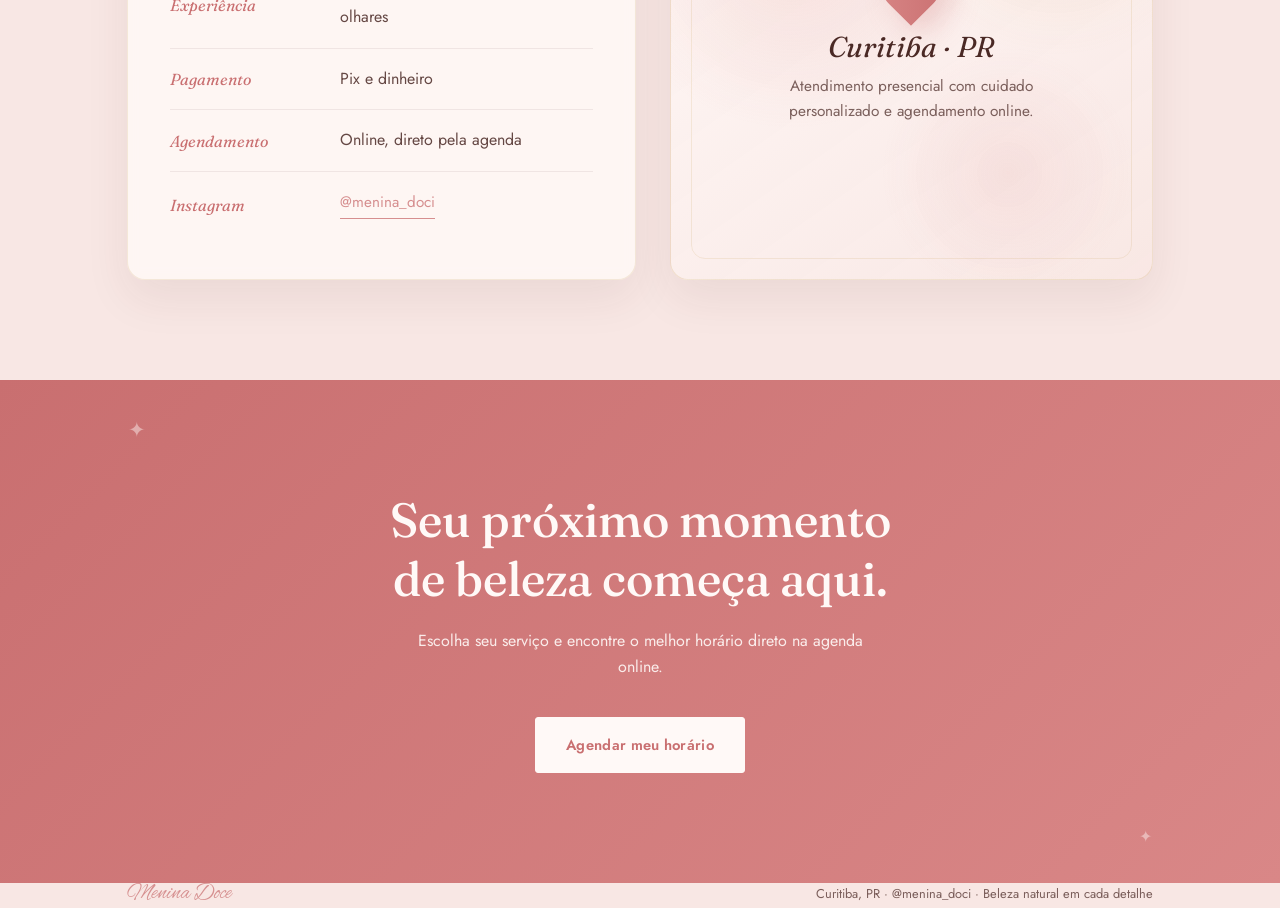
<file: html/index.html>
<!DOCTYPE html>
<html lang="pt-BR">

<head>
  <meta charset="UTF-8">
  <meta name="viewport" content="width=device-width, initial-scale=1.0">

  <title>Menina Doce — Sobrancelhas, Make & Beleza Natural | Curitiba</title>
  <meta
    name="description"
    content="Design de sobrancelhas, design masculino, henna, laminação e maquiagem em Curitiba. Atendimento personalizado com visagismo e 13 anos de experiência."
  >

  <!-- Ícone da aba -->
  <link
    rel="icon"
    href="data:image/svg+xml,<svg xmlns=%22http://www.w3.org/2000/svg%22 viewBox=%220 0 100 100%22><text y=%22.9em%22 font-size=%2290%22>🌷</text></svg>"
  >

  <!-- Fontes -->
  <link rel="preconnect" href="https://fonts.googleapis.com">
  <link rel="preconnect" href="https://fonts.gstatic.com" crossorigin>
  <link
    href="https://fonts.googleapis.com/css2?family=Fraunces:ital,opsz,wght@0,9..144,400;0,9..144,500;0,9..144,600;1,9..144,500&family=Alex+Brush&family=Jost:wght@300;400;500;600&display=swap"
    rel="stylesheet"
  >

  <link rel="stylesheet" href="../css/style.css">
</head>

<body>
  <div class="texture"></div>

  <!-- =====================================================
       HEADER
  ====================================================== -->
  <header>
    <div class="nav">

      <a class="brand" href="#inicio" aria-label="Ir para o início">
        <img src="../assets/logo_avatar.jpeg" alt="Logo Menina Doce">
        <div>
          <div class="brand-name">Menina Doce</div>
          <div class="brand-sub">Make &amp; Sobrancelhas</div>
        </div>
      </a>

      <nav class="nav-links" aria-label="Navegação principal">
        <a href="#servicos">Serviços</a>
        <a href="#resultados">Resultados</a>
        <a href="#sobre">Sobre</a>
        <a href="#depoimentos">Depoimentos</a>
      </nav>

      <a
        class="nav-cta"
        href="https://apnt.app/meninadoce?utm_source=site&utm_medium=menu&utm_content=agendar"
        target="_blank"
        rel="noopener"
      >
        Agendar horário
      </a>

    </div>
  </header>


  <main>

    <!-- =====================================================
         HERO
    ====================================================== -->
    <section class="hero" id="inicio">
      <div class="wrap">

        <div class="hero-grid">

          <div>
            <span class="eyebrow">
              Beleza natural · 13 anos de experiência · Curitiba, PR
            </span>

            <h1>
              Sobrancelhas que parecem <em>suas</em>,
              só que <em>mais bonitas.</em>
            </h1>

            <p class="lead">
              Design personalizado com visagismo, cuidado em cada detalhe
              e um resultado pensado para valorizar seus traços sem apagar
              a sua identidade.
            </p>

            <div class="cta-row">
              <a
                class="btn-primary"
                href="https://apnt.app/meninadoce?utm_source=site&utm_medium=hero&utm_content=agendar"
                target="_blank"
                rel="noopener"
              >
                Quero agendar meu horário
              </a>

              <a
                class="btn-ghost"
                href="https://www.instagram.com/menina_doci"
                target="_blank"
                rel="noopener"
              >
                ver mais no Instagram →
              </a>
            </div>

            <div class="pills" aria-label="Principais serviços">
              <span class="pill">Design de sobrancelhas</span>
              <span class="pill">Design masculino</span>
              <span class="pill">Henna</span>
              <span class="pill">Laminação</span>
              <span class="pill">Make social</span>
            </div>
          </div>

          <div class="ba-wrap">

            <div
              class="ba-frame"
              id="baFrame"
              aria-label="Comparação de antes e depois"
            >
              <span class="ba-tag before">antes</span>
              <span class="ba-tag after">depois</span>

              <img
                class="before-img"
                src="../assets/img3_ba_anna - Copia.jpg"
                alt="Sobrancelha antes do design"
              >

              <img
                class="after-img"
                id="afterImg"
                src="../assets/img3_ba_anna.jpg"
                alt="Sobrancelha depois do design"
              >

              <div
                class="ba-handle"
                id="baHandle"
                aria-hidden="true"
              ></div>
            </div>

            <p class="ba-caption">arraste para comparar</p>

          </div>

        </div>

      </div>
    </section>


    <!-- =====================================================
         SERVIÇOS
    ====================================================== -->
    <section class="services" id="servicos">
      <div class="wrap">

        <div class="section-head">
          <span class="eyebrow">O que eu faço</span>
          <h2>Cuidado pensado para cada rosto</h2>
          <p>
            Cada atendimento começa observando seus traços, seus fios e
            o resultado que combina com você — nunca um molde pronto.
          </p>
          <div class="divider"></div>
        </div>

        <div class="serv-grid">

          <article class="serv-card">
            <div class="serv-icon">01</div>
            <h3>Design de Sobrancelhas</h3>
            <p>
              Visagismo individual para valorizar o formato natural da
              sobrancelha e harmonizar seus traços com leveza.
            </p>
          </article>

          <article class="serv-card">
            <div class="serv-icon">02</div>
            <h3>Design Masculino</h3>
            <p>
              Organização e definição dos fios com acabamento discreto,
              mantendo a expressão natural do rosto.
            </p>
          </article>

          <article class="serv-card">
            <div class="serv-icon">03</div>
            <h3>Design + Henna</h3>
            <p>
              Preenchimento e definição para suavizar falhas e realçar
              o desenho da sobrancelha.
            </p>
          </article>

          <article class="serv-card">
            <div class="serv-icon">04</div>
            <h3>Laminação</h3>
            <p>
              Fios alinhados, visual mais cheio e acabamento moderno
              para facilitar a rotina do dia a dia.
            </p>
          </article>

          <article class="serv-card">
            <div class="serv-icon">05</div>
            <h3>Make Social &amp; Eventos</h3>
            <p>
              Maquiagem personalizada para festas, apresentações,
              eventos e momentos especiais.
            </p>
          </article>

          <article class="serv-card coming-soon">
            <div class="serv-icon">06</div>
            <h3>Extensão de Cílios</h3>
            <p>
              Uma nova forma de destacar o olhar está chegando à
              Menina Doce.
            </p>
          </article>

        </div>

      </div>
    </section>


    <!-- =====================================================
         DIFERENCIAIS
    ====================================================== -->
    <section class="diferenciais">
      <div class="wrap">

        <div class="section-head">
          <span class="eyebrow">A experiência Menina Doce</span>
          <h2>Mais que sobrancelhas. Um cuidado feito para você.</h2>
          <p>
            Técnica, naturalidade e acolhimento em cada etapa do atendimento.
          </p>
        </div>

        <div class="diferenciais-grid">

          <article class="diferencial-card">
            <div class="diferencial-number">01</div>
            <h3>Visagismo individual</h3>
            <p>
              O desenho acompanha suas proporções e respeita os seus traços.
            </p>
          </article>

          <article class="diferencial-card">
            <div class="diferencial-number">02</div>
            <h3>Resultado natural</h3>
            <p>
              A proposta não é mudar quem você é, e sim realçar o que já existe.
            </p>
          </article>

          <article class="diferencial-card">
            <div class="diferencial-number">03</div>
            <h3>Atendimento personalizado</h3>
            <p>
              Cada cliente recebe um olhar cuidadoso para suas necessidades.
            </p>
          </article>

          <article class="diferencial-card">
            <div class="diferencial-number">04</div>
            <h3>13 anos de experiência</h3>
            <p>
              Técnica construída ao longo de anos atendendo diferentes rostos.
            </p>
          </article>

        </div>

      </div>
    </section>


    <!-- =====================================================
         RESULTADOS / ANTES E DEPOIS
    ====================================================== -->
    <section id="resultados">
      <div class="wrap">

        <div class="section-head">
          <span class="eyebrow">Antes &amp; Depois</span>
          <h2>O resultado fala por si</h2>
          <p>
            Diferentes rostos, diferentes necessidades e a mesma intenção:
            valorizar a beleza natural.
          </p>
          <div class="divider"></div>
        </div>

        <div class="gallery-grid">

          <div class="g-item">
            <img
              src="../assets/img2_ba_green_eyes.jpg"
              alt="Antes e depois de design de sobrancelhas"
              loading="lazy"
            >
            <div class="g-label">Design + Henna</div>
          </div>

          <div class="g-item">
            <img
              src="../assets/img1_single_closed.jpg"
              alt="Antes e depois de design natural de sobrancelhas"
              loading="lazy"
            >
            <div class="g-label">Design natural</div>
          </div>

          <div class="g-item">
            <img
              src="../assets/trabalho recente 4.jpeg"
              alt="Resultado de design de sobrancelhas"
              loading="lazy"
            >
            <div class="g-label">Design personalizado</div>
          </div>

        </div>

      </div>
    </section>


    <!-- =====================================================
         DESIGN MASCULINO
    ====================================================== -->
    <section class="services" id="masculino">
      <div class="wrap">

        <div class="sobre">

          <div>
            <span class="eyebrow">Para eles também</span>

            <h2>
              Design masculino com naturalidade e precisão
            </h2>

            <p>
              O design masculino organiza os fios e valoriza o formato
              do rosto sem deixar a sobrancelha marcada ou artificial.
              A proposta é um acabamento limpo, discreto e feito para
              preservar a sua expressão.
            </p>

            <div class="cta-row" style="margin-top:28px;">
              <a
                class="btn-primary"
                href="https://apnt.app/meninadoce?utm_source=site&utm_medium=masculino&utm_content=agendar"
                target="_blank"
                rel="noopener"
              >
                Agendar design masculino
              </a>
            </div>
          </div>

          <div class="gallery-grid" style="grid-template-columns:1fr;">
            <div class="g-item" style="aspect-ratio:4/4.7;">
              <img
                src="../assets/design masculino 1.jpeg"
                alt="Resultado de design masculino de sobrancelhas"
                loading="lazy"
              >
              <div class="g-label">Design masculino</div>
            </div>
          </div>

        </div>

      </div>
    </section>


    <!-- =====================================================
         SOBRE A FERNANDA
    ====================================================== -->
    <section id="sobre">
      <div class="wrap">

        <div class="sobre">

          <div>
            <span class="eyebrow">Por trás da Menina Doce</span>

            <h2>Fernnanda, especialista em beleza natural</h2>

            <p>
              Há 13 anos, cada atendimento começa da mesma forma:
              observando quem está na cadeira. O objetivo é criar um
              resultado bonito, equilibrado e coerente com o rosto de
              cada pessoa — sem transformar aquilo que faz você ser você.
            </p>

            <p>
              Além da técnica, o atendimento foi pensado para ser um
              momento de cuidado, com atenção aos detalhes e uma
              experiência acolhedora do início ao fim.
            </p>

            <div class="sobre-stats">

              <div class="stat-box">
                <span class="num">13 anos</span>
                <span class="label">de experiência</span>
              </div>

              <div class="stat-box">
                <span class="num">Curitiba</span>
                <span class="label">atendimento presencial</span>
              </div>

            </div>
          </div>

          <div class="gallery-grid" style="grid-template-columns:1fr;">
            <div class="g-item" style="aspect-ratio:1/1;">
              <img
                src="../assets/logo_avatar.jpeg"
                alt="Fernanda, profissional da Menina Doce"
                loading="lazy"
              >
            </div>
          </div>

        </div>

      </div>
    </section>


    <!-- =====================================================
         MAKE
    ====================================================== -->
    <section class="portfolio" id="make">
      <div class="wrap">

        <div class="section-head">
          <span class="eyebrow">Make</span>
          <h2>Produções para momentos especiais</h2>
          <p>
            Do delicado ao marcante, cada maquiagem é pensada para
            conversar com seu rosto, seu evento e o seu estilo.
          </p>
        </div>

        <div class="strip">

          <div class="strip-item">
            <img
              src="../assets/img4_redhead_makeup.jpg"
              alt="Maquiagem social em cliente ruiva"
              loading="lazy"
            >
          </div>

          <div class="strip-item">
            <img
              src="../assets/make delicada.jpeg"
              alt="Maquiagem para apresentação de ballet"
              loading="lazy"
            >
          </div>

          <div class="strip-item">
            <img
              src="../assets/make infantil.jpeg"
              alt="Maquiagem delicada para apresentação"
              loading="lazy"
            >
          </div>

          <div class="strip-item">
            <img
              src="../assets/naty2.jpeg"
              alt="Maquiagem social finalizada"
              loading="lazy"
            >
          </div>

        </div>

      </div>
    </section>


    <!-- =====================================================
         BASTIDORES
    ====================================================== -->
    <section id="bastidores">
      <div class="wrap">

        <div class="section-head">
          <span class="eyebrow">Por trás do resultado</span>
          <h2>Cuidado também está no processo</h2>
          <p>
            Técnica, atenção e acabamento em cada etapa do atendimento.
          </p>
        </div>

        <div class="gallery-grid">

          <div class="g-item">
            <img
              src="../assets/make (2).png"
              alt="Detalhe de procedimento de beleza na Menina Doce"
              loading="lazy"
            >
            <div class="g-label">Detalhes do atendimento</div>
          </div>

          <div class="g-item">
            <img
              src="../assets/make.png"
              alt="Procedimento de design de sobrancelha"
              loading="lazy"
            >
            <div class="g-label">Precisão em cada fio</div>
          </div>

          <div class="g-item">
            <img
              src="../assets/trabalho recente 3.jpeg"
              alt="Trabalho recente da Menina Doce"
              loading="lazy"
            >
            <div class="g-label">Trabalho recente</div>
          </div>

        </div>

      </div>
    </section>


    <!-- =====================================================
         DEPOIMENTOS
    ====================================================== -->
    <section class="services" id="depoimentos">
      <div class="wrap">

        <div class="section-head">
          <span class="eyebrow">Quem já veio conta</span>
          <h2>Clientes que sentiram a diferença</h2>
          <div class="divider"></div>
        </div>

        <div class="depo-grid">

          <article class="depo-card">
            <div class="stars" aria-label="5 estrelas">★★★★★</div>
            <p>
              “Amei o resultado! Uma profissional super caprichosa,
              delicada e muito talentosa. Recomendo de olhos fechados!
              Que trabalho lindo, feito com muito carinho, dedicação
              e perfeição.”
            </p>
            <div class="who">— Michele Melo</div>
          </article>

          <article class="depo-card">
            <div class="stars" aria-label="5 estrelas">★★★★★</div>
            <p>
              “A Fer é maravilhosa, sou cliente já tem uns 10 anos
              e não troco ela por nada. Atenciosa e querida.”
            </p>
            <div class="who">— Brianda de Souza Machado</div>
          </article>

          <article class="depo-card">
            <div class="stars" aria-label="5 estrelas">★★★★★</div>
            <p>
              “Serviço maravilhoso. Fernanda é maravilhosa.
              Delicada. Caprichosa.”
            </p>
            <div class="who">— Angela Araújo</div>
          </article>

          <article class="depo-card">
            <div class="stars" aria-label="5 estrelas">★★★★★</div>
            <p>
              “Profissional maravilhosa, competente, simpática,
              te atende sempre com um sorriso no rosto. Amei,
              super recomendo!”
            </p>
            <div class="who">— Cleuza Maciel</div>
          </article>

        </div>

      </div>
    </section>


    <!-- =====================================================
         CÍLIOS — EM BREVE
    ====================================================== -->
    <section class="lashes-coming" id="cilios">

      <div class="wrap">
        <div class="lashes-coming-inner">

          <span class="eyebrow">Novidade</span>

          <h2>Um novo olhar está chegando.</h2>

          <p>
            Em breve, a Menina Doce também terá extensão de cílios.
            Uma nova experiência para realçar o seu olhar com ainda
            mais praticidade e delicadeza.
          </p>

          <span class="coming-label">Extensão de cílios · em breve</span>

        </div>
      </div>

    </section>


   <!-- =====================================================
     LOCALIZAÇÃO
====================================================== -->
<section id="localizacao">
  <div class="wrap">

    <div class="section-head">
      <span class="eyebrow">Onde me encontrar</span>
      <h2>Atendimento em Curitiba, PR</h2>
      <div class="divider"></div>
    </div>

    <div class="loc">

      <!-- CARD DE INFORMAÇÕES -->
      <div class="loc-card">

        <div class="loc-row">
          <span class="k">Cidade</span>
          <span class="v">Curitiba, Paraná</span>
        </div>

        <div class="loc-row">
          <span class="k">Horário</span>
          <span class="v">Terça a sábado, das 9h às 18h</span>
        </div>

        <div class="loc-row">
          <span class="k">Experiência</span>
          <span class="v">13 anos cuidando de diferentes olhares</span>
        </div>

        <div class="loc-row">
          <span class="k">Pagamento</span>
          <span class="v">Pix e dinheiro</span>
        </div>

        <div class="loc-row">
          <span class="k">Agendamento</span>
          <span class="v">Online, direto pela agenda</span>
        </div>

        <div class="loc-row">
          <span class="k">Instagram</span>

          <span class="v">
            <a
              class="btn-ghost"
              href="https://www.instagram.com/menina_doci"
              target="_blank"
              rel="noopener"
            >
              @menina_doci
            </a>
          </span>
        </div>

      </div>


      <!-- BLOCO VISUAL -->
      <div
        class="loc-map"
        aria-label="Atendimento em Curitiba"
      >

        <span class="loc-badge">
          Atendimento com hora marcada
        </span>

        <div class="loc-center">

          <div class="pin"></div>

          <span class="city">
            Curitiba · PR
          </span>

          <span class="loc-note">
            Atendimento presencial com cuidado personalizado
            e agendamento online.
          </span>

        </div>

      </div>

    </div>
    <!-- FIM .loc -->

  </div>
  <!-- FIM .wrap -->
</section>
<!-- FIM #localizacao -->

  <!-- =====================================================
       CTA FINAL
  ====================================================== -->
  <section class="final-cta">

    <h2>Seu próximo momento de beleza começa aqui.</h2>

    <p>
      Escolha seu serviço e encontre o melhor horário direto
      na agenda online.
    </p>

    <a
      class="btn-primary"
      href="https://apnt.app/meninadoce?utm_source=site&utm_medium=final&utm_content=agendar"
      target="_blank"
      rel="noopener"
    >
      Agendar meu horário
    </a>

  </section>


  <!-- =====================================================
       FOOTER
  ====================================================== -->
  <footer class="wrap">

    <div class="brand-name script">
      Menina Doce
    </div>

    <div>
      Curitiba, PR · @menina_doci · Beleza natural em cada detalhe
    </div>

  </footer>

  <script src="../js/script.js"></script>
</body>

</html>
</file>
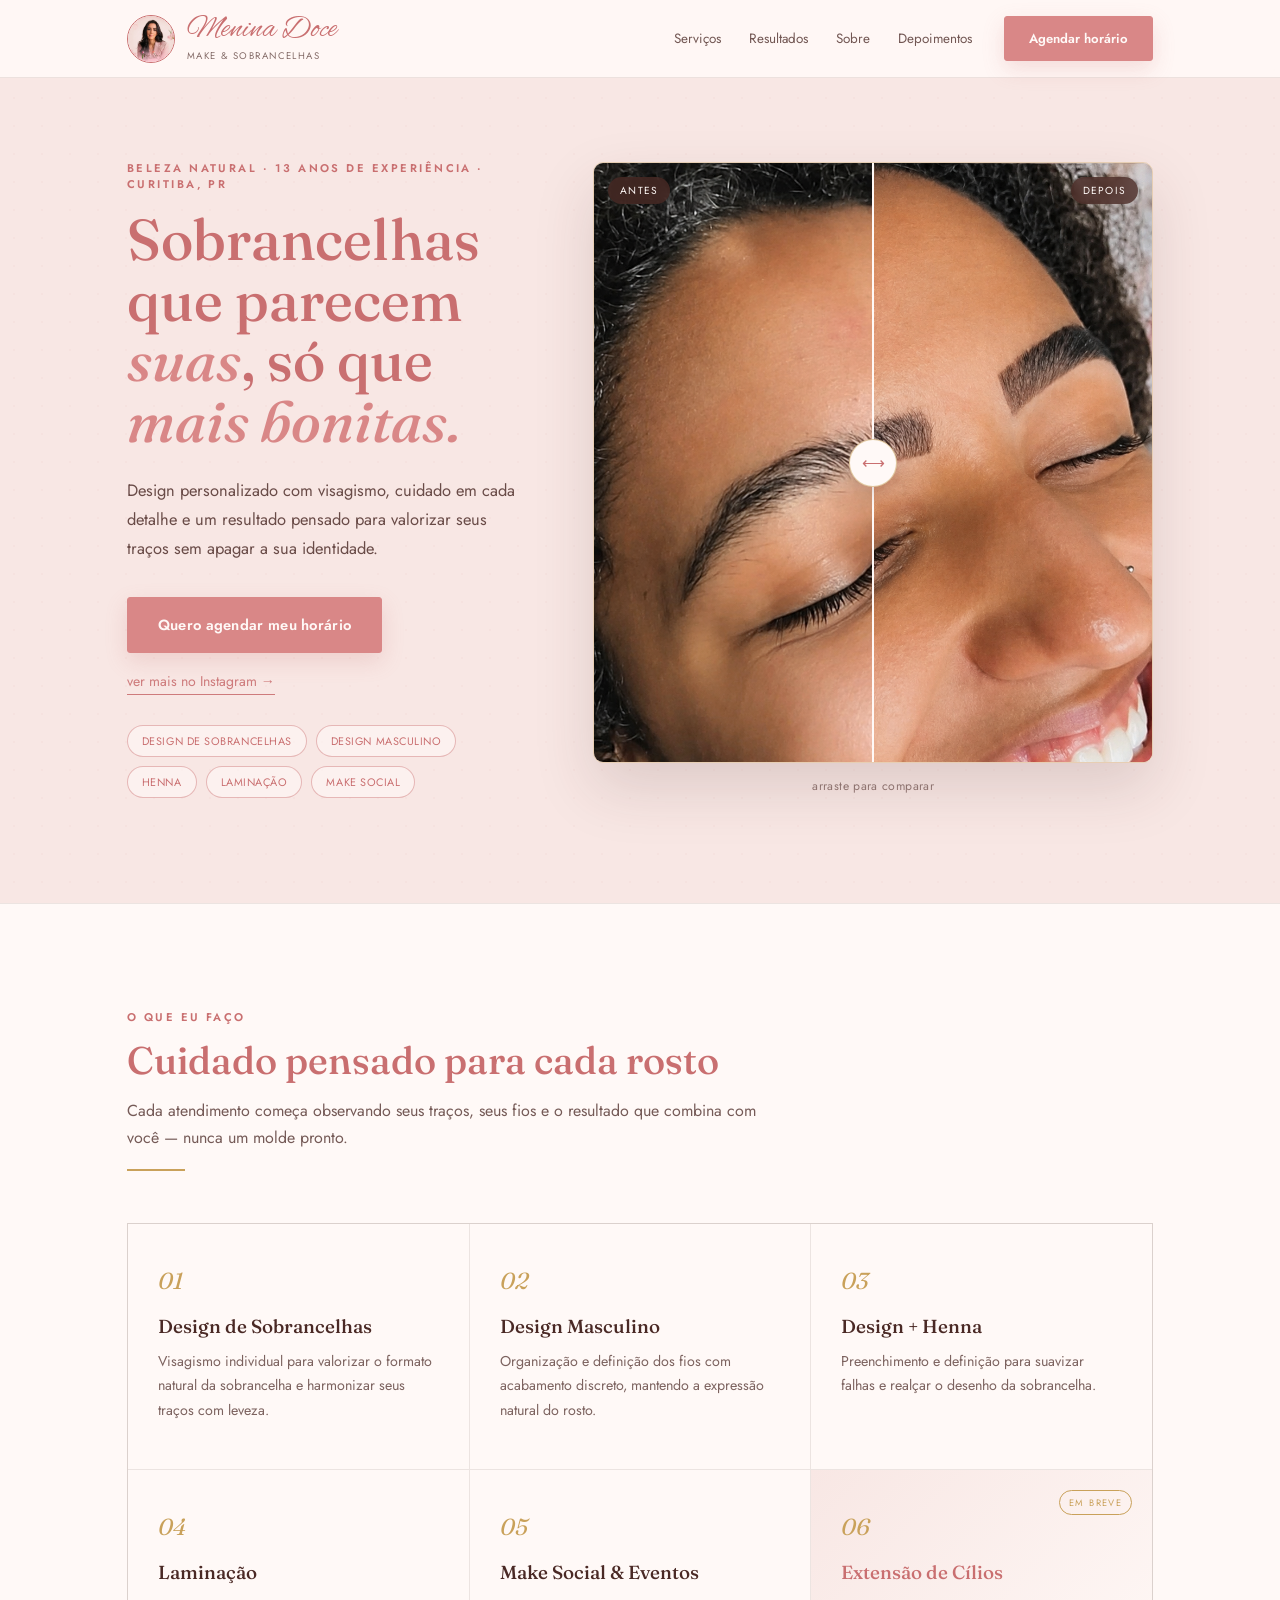
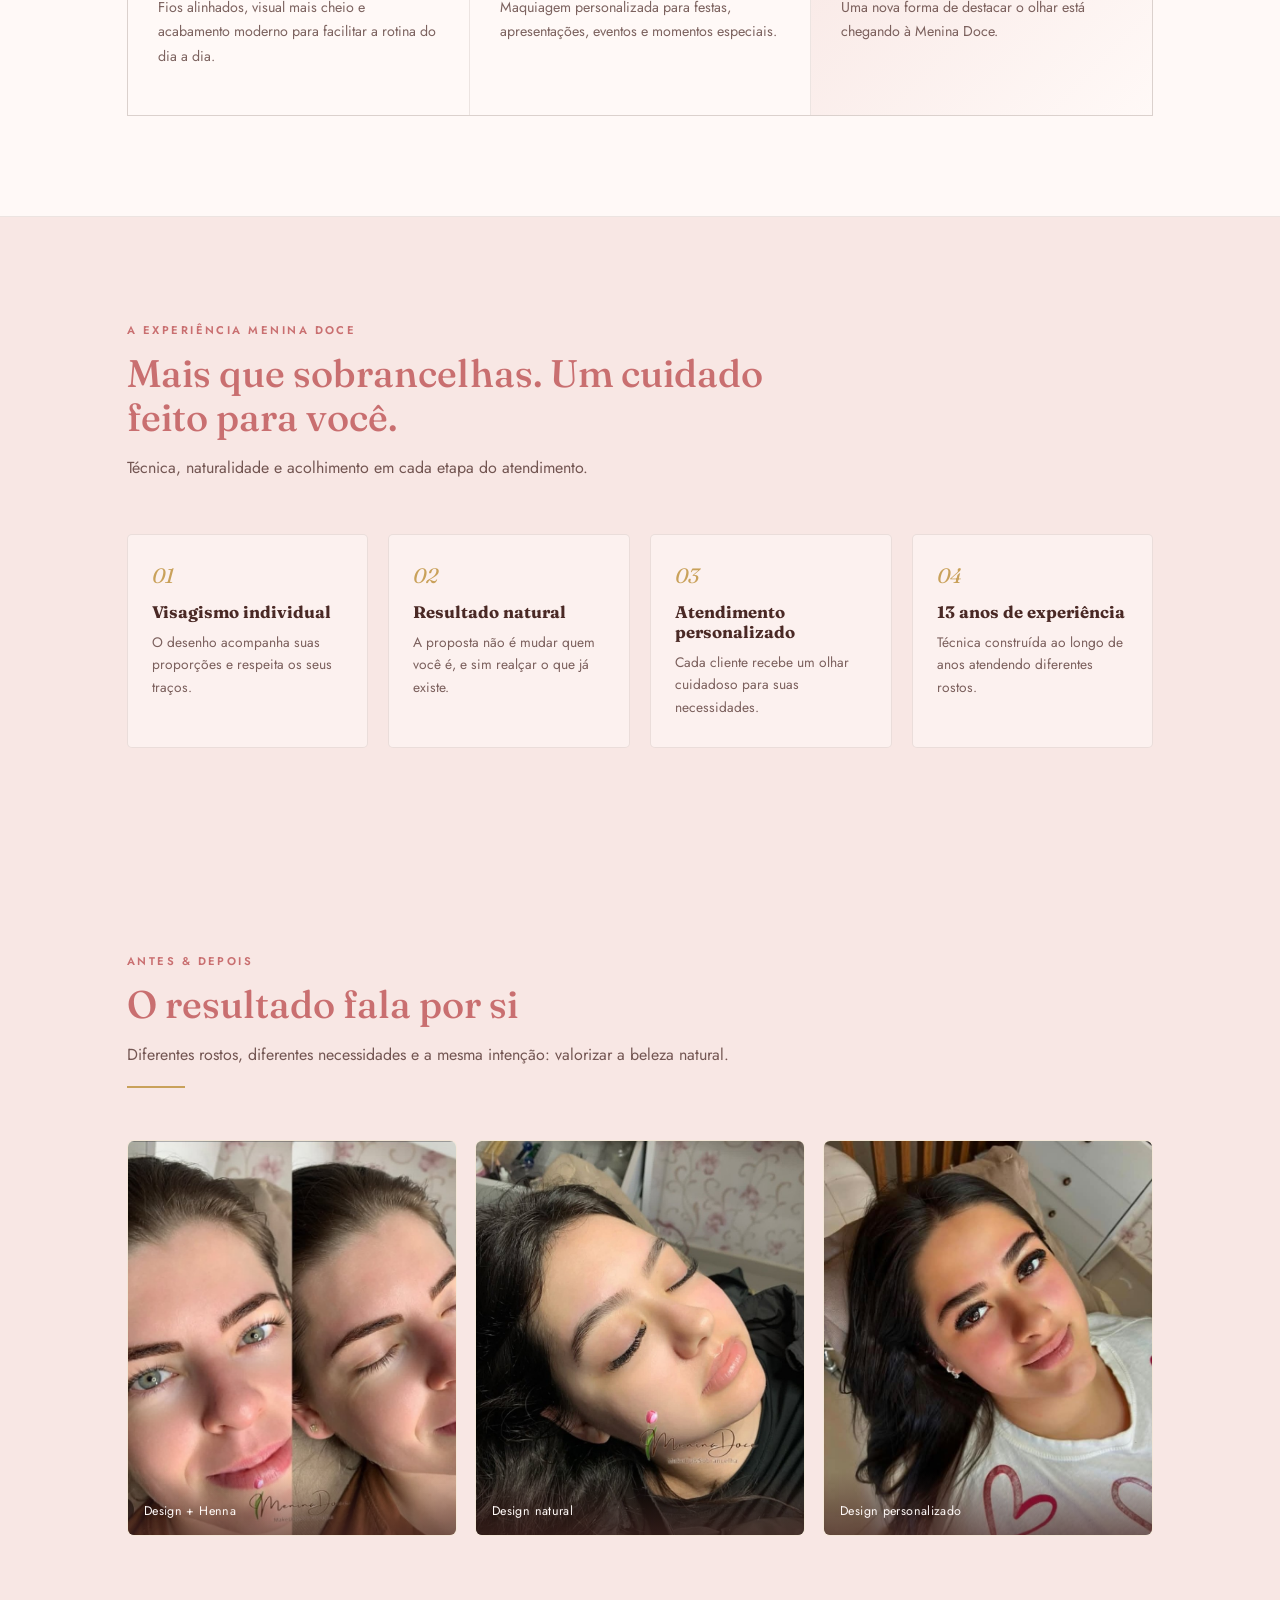
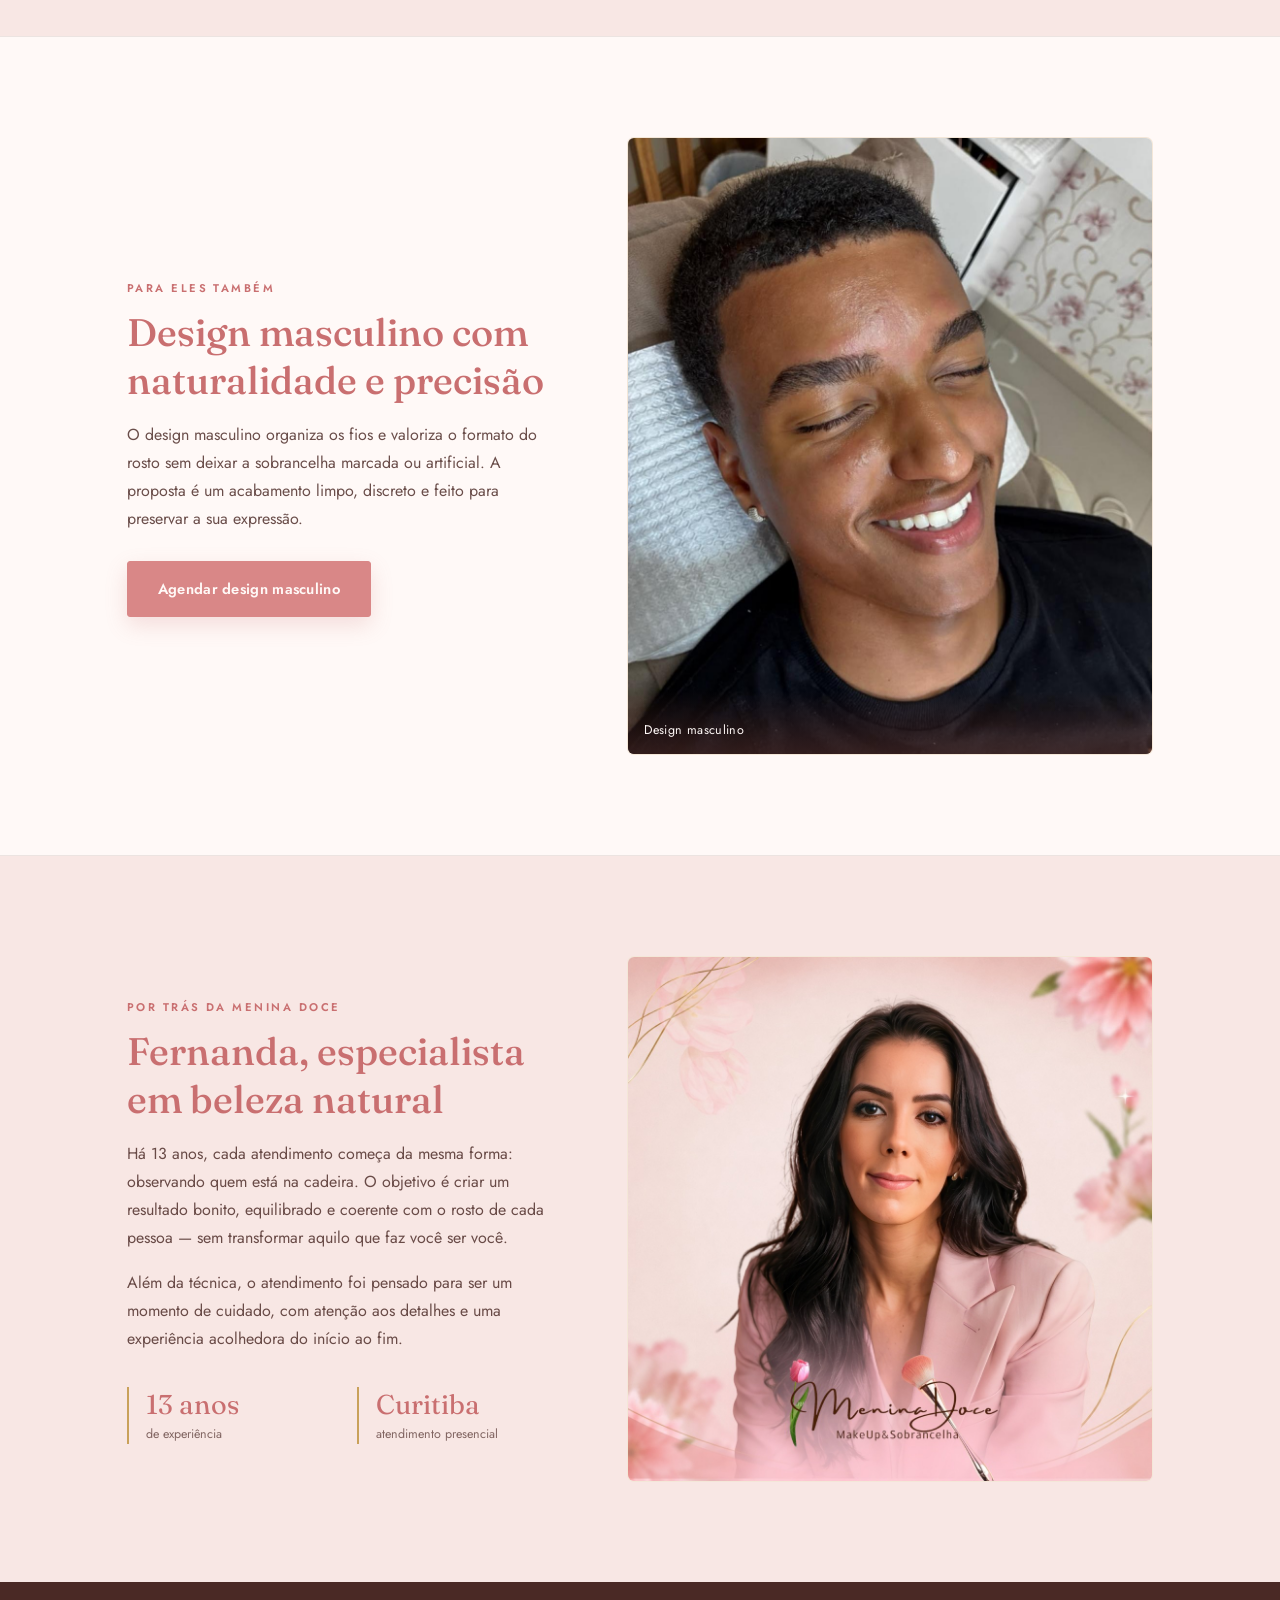
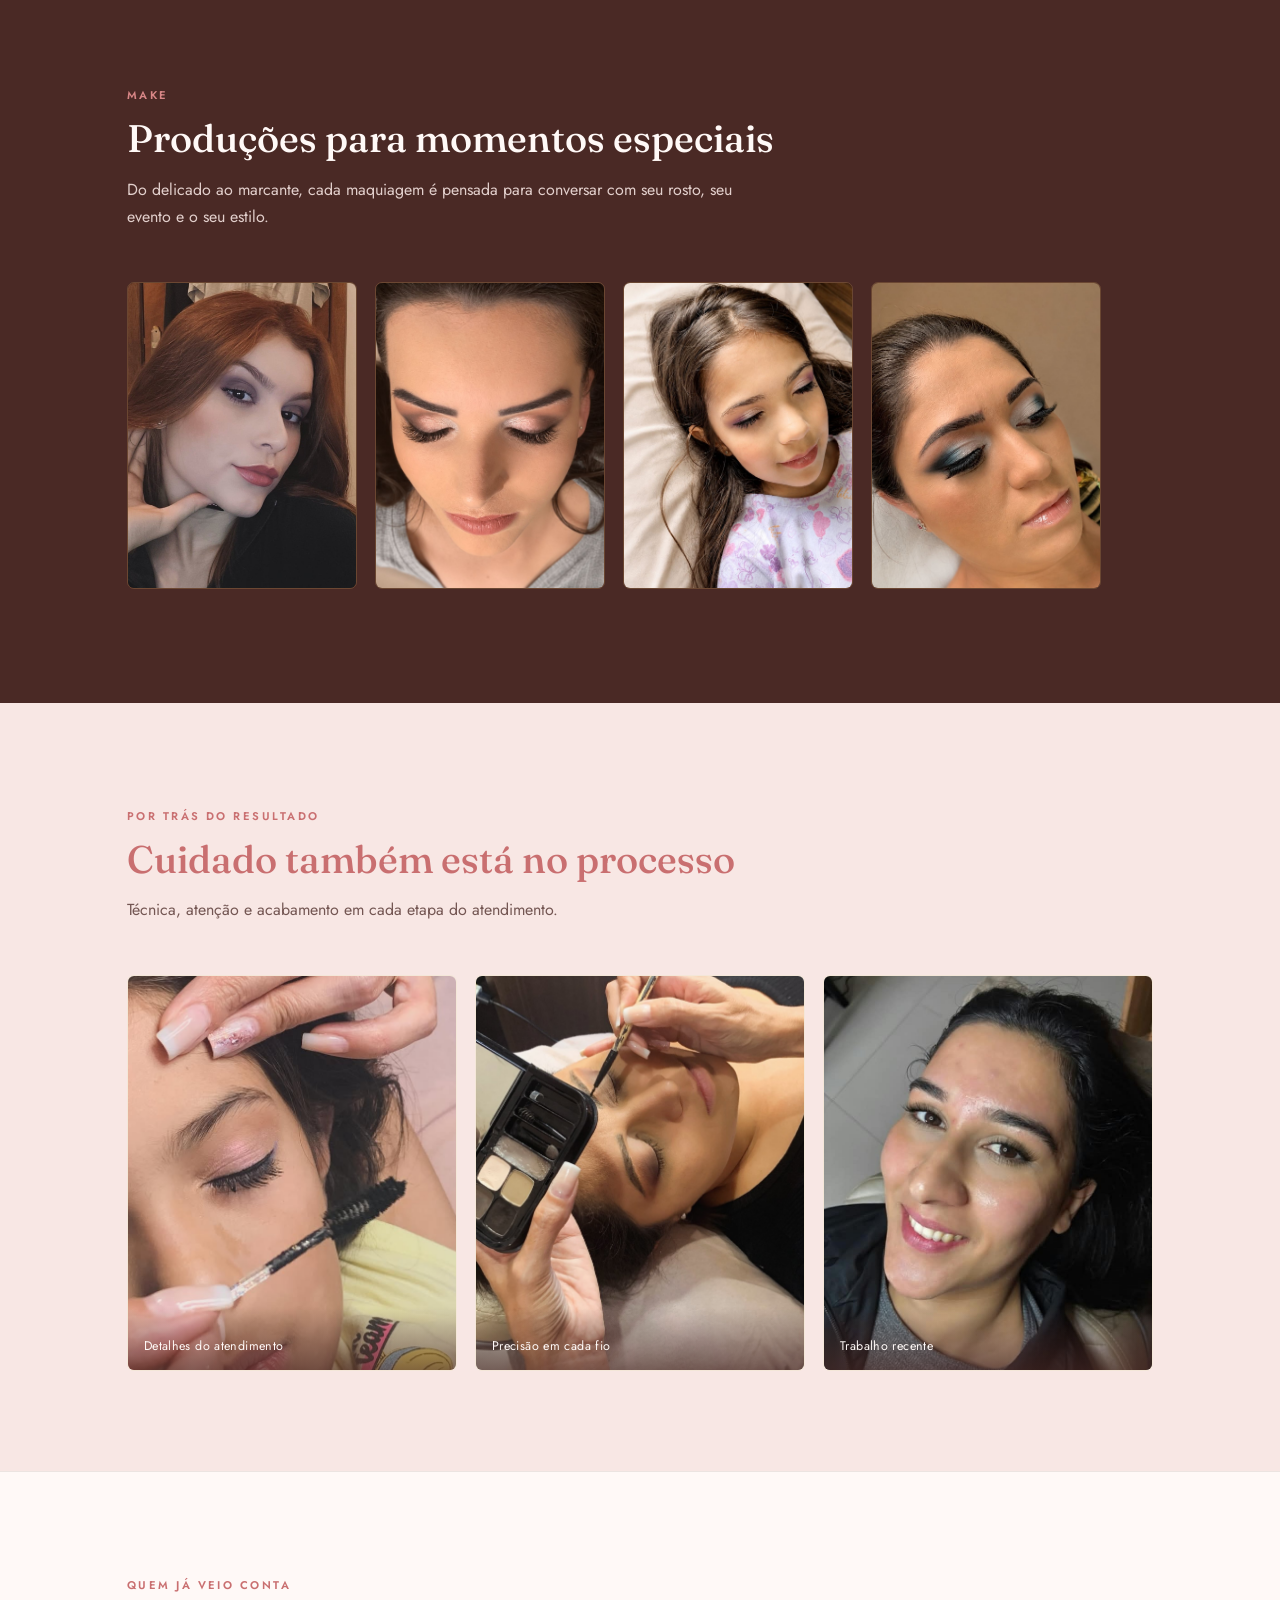
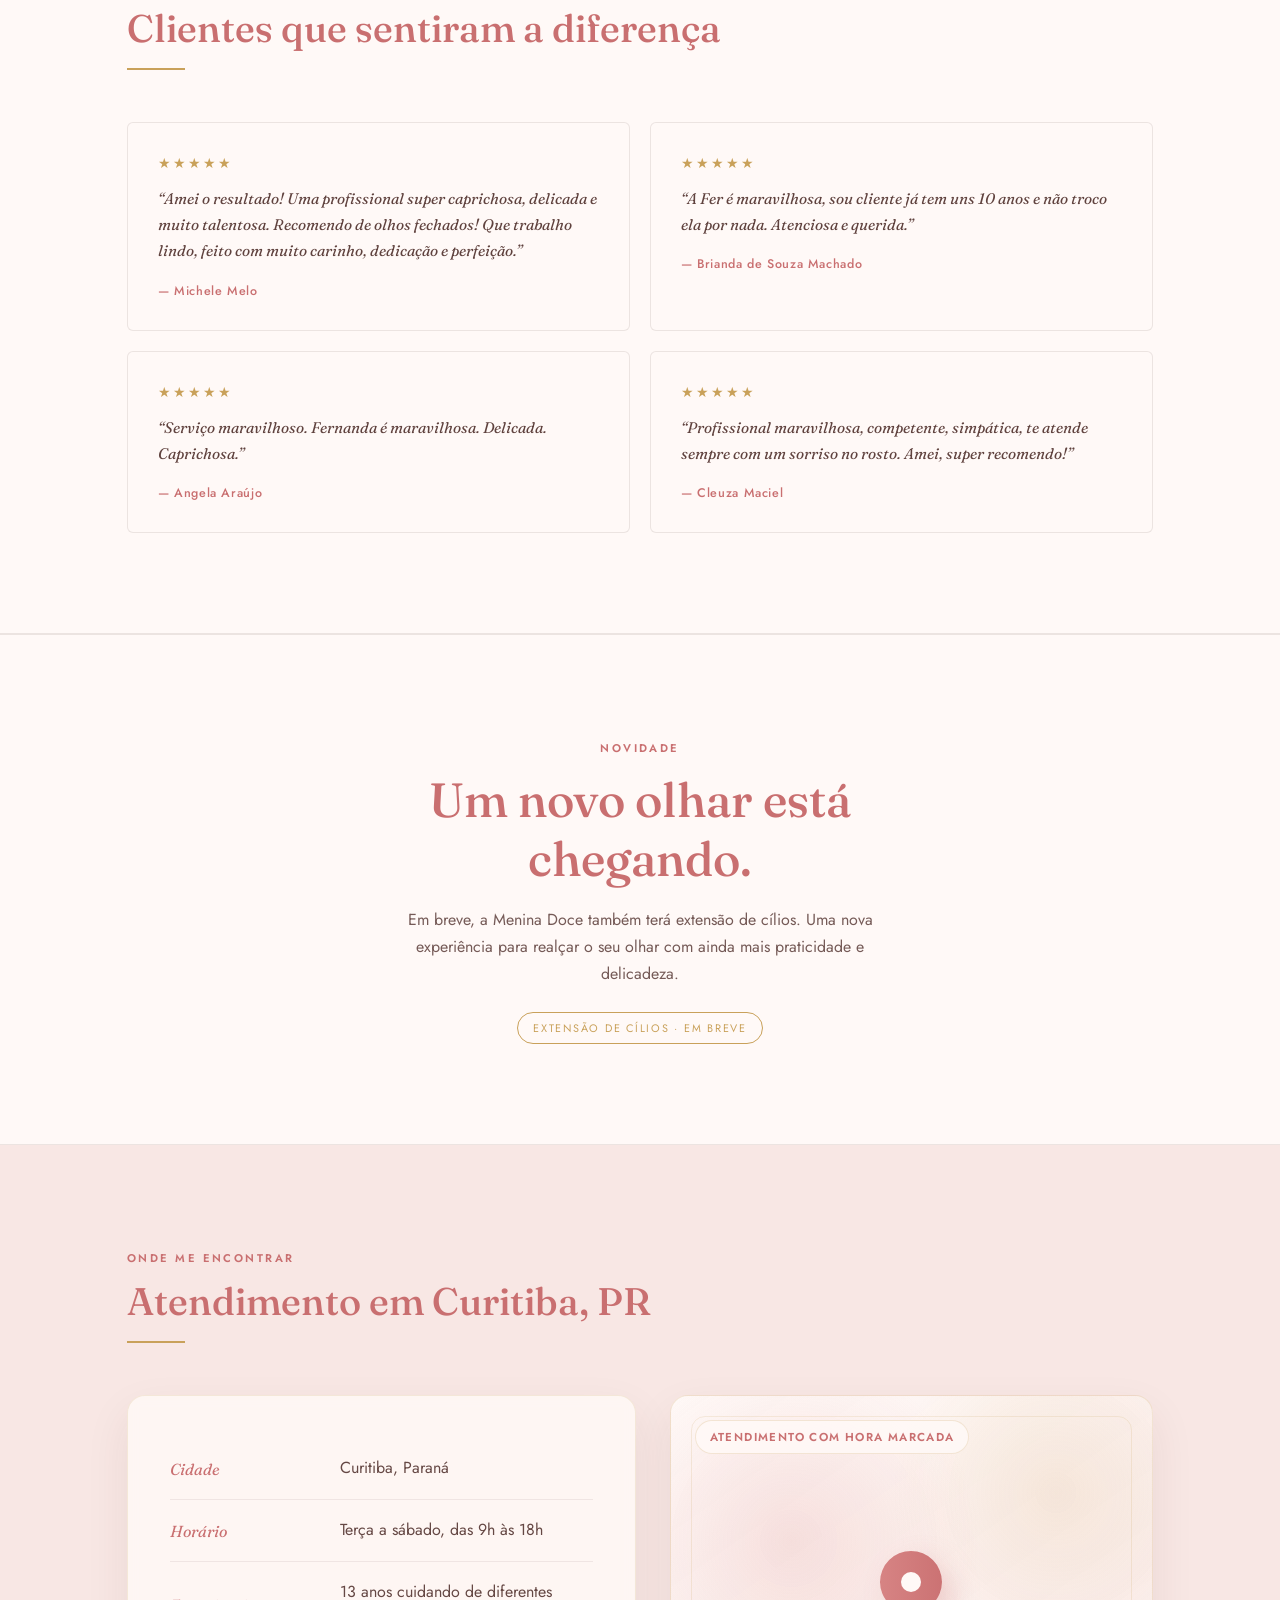
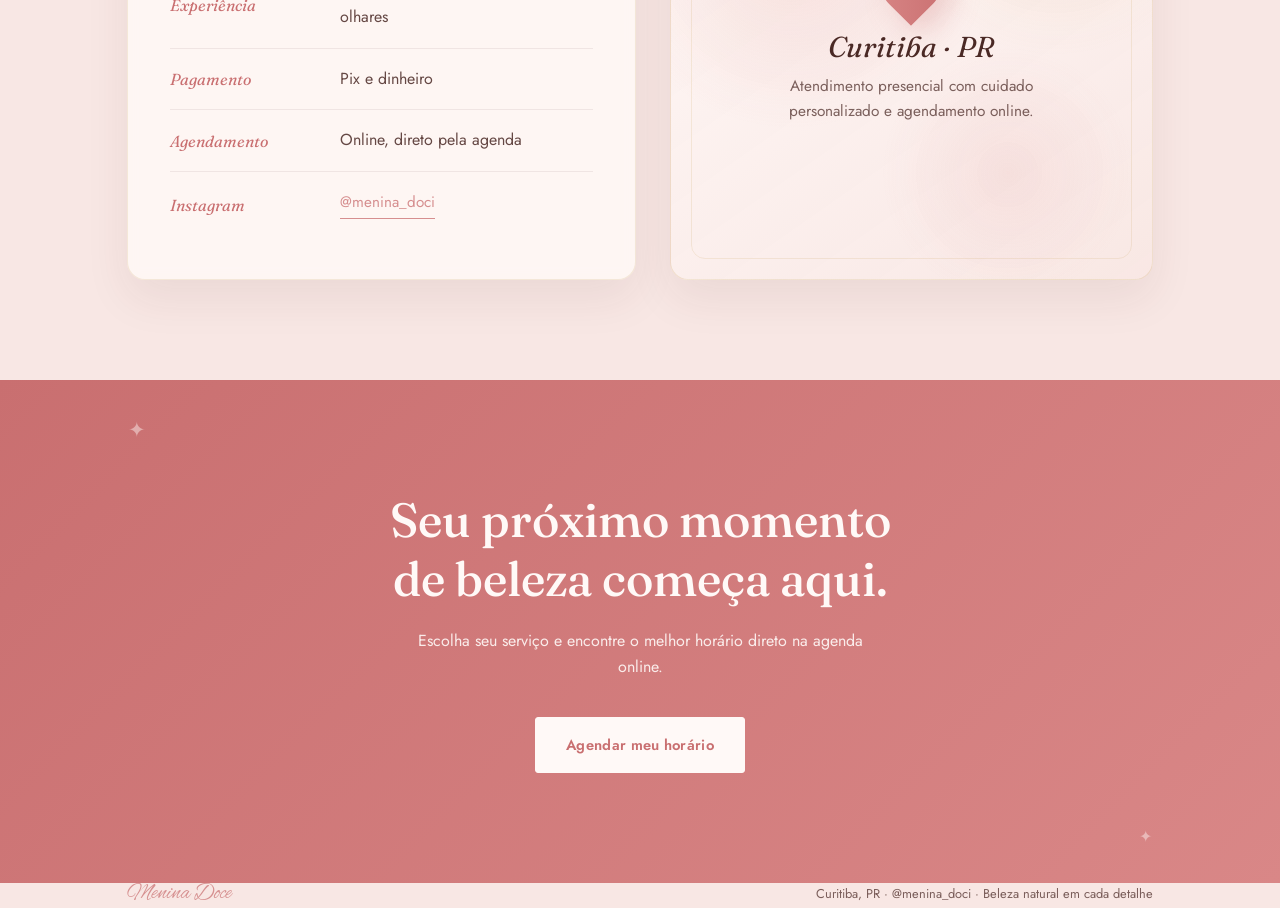
<file: index.html.html>
<!DOCTYPE html>
<html lang="pt-BR">

<head>
  <meta charset="UTF-8">
  <meta name="viewport" content="width=device-width, initial-scale=1.0">

  <title>Menina Doce — Sobrancelhas, Make & Beleza Natural | Curitiba</title>
  <meta
    name="description"
    content="Design de sobrancelhas, design masculino, henna, laminação e maquiagem em Curitiba. Atendimento personalizado com visagismo e 13 anos de experiência."
  >

  <!-- Ícone da aba -->
  <link
    rel="icon"
    href="data:image/svg+xml,<svg xmlns=%22http://www.w3.org/2000/svg%22 viewBox=%220 0 100 100%22><text y=%22.9em%22 font-size=%2290%22>🌷</text></svg>"
  >

  <!-- Fontes -->
  <link rel="preconnect" href="https://fonts.googleapis.com">
  <link rel="preconnect" href="https://fonts.gstatic.com" crossorigin>
  <link
    href="https://fonts.googleapis.com/css2?family=Fraunces:ital,opsz,wght@0,9..144,400;0,9..144,500;0,9..144,600;1,9..144,500&family=Alex+Brush&family=Jost:wght@300;400;500;600&display=swap"
    rel="stylesheet"
  >

  <link rel="stylesheet" href="style.css">
</head>

<body>
  <div class="texture"></div>

  <!-- =====================================================
       HEADER
  ====================================================== -->
  <header>
    <div class="nav">

      <a class="brand" href="#inicio" aria-label="Ir para o início">
        <img src="assets/logo_avatar.jpeg" alt="Logo Menina Doce">
        <div>
          <div class="brand-name">Menina Doce</div>
          <div class="brand-sub">Make &amp; Sobrancelhas</div>
        </div>
      </a>

      <nav class="nav-links" aria-label="Navegação principal">
        <a href="#servicos">Serviços</a>
        <a href="#resultados">Resultados</a>
        <a href="#sobre">Sobre</a>
        <a href="#depoimentos">Depoimentos</a>
      </nav>

      <a
        class="nav-cta"
        href="https://apnt.app/meninadoce?utm_source=site&utm_medium=menu&utm_content=agendar"
        target="_blank"
        rel="noopener"
      >
        Agendar horário
      </a>

    </div>
  </header>


  <main>

    <!-- =====================================================
         HERO
    ====================================================== -->
    <section class="hero" id="inicio">
      <div class="wrap">

        <div class="hero-grid">

          <div>
            <span class="eyebrow">
              Beleza natural · 13 anos de experiência · Curitiba, PR
            </span>

            <h1>
              Sobrancelhas que parecem <em>suas</em>,
              só que <em>mais bonitas.</em>
            </h1>

            <p class="lead">
              Design personalizado com visagismo, cuidado em cada detalhe
              e um resultado pensado para valorizar seus traços sem apagar
              a sua identidade.
            </p>

            <div class="cta-row">
              <a
                class="btn-primary"
                href="https://apnt.app/meninadoce?utm_source=site&utm_medium=hero&utm_content=agendar"
                target="_blank"
                rel="noopener"
              >
                Quero agendar meu horário
              </a>

              <a
                class="btn-ghost"
                href="https://www.instagram.com/menina_doci"
                target="_blank"
                rel="noopener"
              >
                ver mais no Instagram →
              </a>
            </div>

            <div class="pills" aria-label="Principais serviços">
              <span class="pill">Design de sobrancelhas</span>
              <span class="pill">Design masculino</span>
              <span class="pill">Henna</span>
              <span class="pill">Laminação</span>
              <span class="pill">Make social</span>
            </div>
          </div>

          <div class="ba-wrap">

            <div
              class="ba-frame"
              id="baFrame"
              aria-label="Comparação de antes e depois"
            >
              <span class="ba-tag before">antes</span>
              <span class="ba-tag after">depois</span>

              <img
                class="before-img"
                src="assets/b.png"
                alt="Sobrancelha antes do design"
              >

              <img
                class="after-img"
                id="afterImg"
                src="assets/a.png"
                alt="Sobrancelha depois do design"
              >

              <div
                class="ba-handle"
                id="baHandle"
                aria-hidden="true"
              ></div>
            </div>

            <p class="ba-caption">arraste para comparar</p>

          </div>

        </div>

      </div>
    </section>


    <!-- =====================================================
         SERVIÇOS
    ====================================================== -->
    <section class="services" id="servicos">
      <div class="wrap">

        <div class="section-head">
          <span class="eyebrow">O que eu faço</span>
          <h2>Cuidado pensado para cada rosto</h2>
          <p>
            Cada atendimento começa observando seus traços, seus fios e
            o resultado que combina com você — nunca um molde pronto.
          </p>
          <div class="divider"></div>
        </div>

        <div class="serv-grid">

          <article class="serv-card">
            <div class="serv-icon">01</div>
            <h3>Design de Sobrancelhas</h3>
            <p>
              Visagismo individual para valorizar o formato natural da
              sobrancelha e harmonizar seus traços com leveza.
            </p>
          </article>

          <article class="serv-card">
            <div class="serv-icon">02</div>
            <h3>Design Masculino</h3>
            <p>
              Organização e definição dos fios com acabamento discreto,
              mantendo a expressão natural do rosto.
            </p>
          </article>

          <article class="serv-card">
            <div class="serv-icon">03</div>
            <h3>Design + Henna</h3>
            <p>
              Preenchimento e definição para suavizar falhas e realçar
              o desenho da sobrancelha.
            </p>
          </article>

          <article class="serv-card">
            <div class="serv-icon">04</div>
            <h3>Laminação</h3>
            <p>
              Fios alinhados, visual mais cheio e acabamento moderno
              para facilitar a rotina do dia a dia.
            </p>
          </article>

          <article class="serv-card">
            <div class="serv-icon">05</div>
            <h3>Make Social &amp; Eventos</h3>
            <p>
              Maquiagem personalizada para festas, apresentações,
              eventos e momentos especiais.
            </p>
          </article>

          <article class="serv-card coming-soon">
            <div class="serv-icon">06</div>
            <h3>Extensão de Cílios</h3>
            <p>
              Uma nova forma de destacar o olhar está chegando à
              Menina Doce.
            </p>
          </article>

        </div>

      </div>
    </section>


    <!-- =====================================================
         DIFERENCIAIS
    ====================================================== -->
    <section class="diferenciais">
      <div class="wrap">

        <div class="section-head">
          <span class="eyebrow">A experiência Menina Doce</span>
          <h2>Mais que sobrancelhas. Um cuidado feito para você.</h2>
          <p>
            Técnica, naturalidade e acolhimento em cada etapa do atendimento.
          </p>
        </div>

        <div class="diferenciais-grid">

          <article class="diferencial-card">
            <div class="diferencial-number">01</div>
            <h3>Visagismo individual</h3>
            <p>
              O desenho acompanha suas proporções e respeita os seus traços.
            </p>
          </article>

          <article class="diferencial-card">
            <div class="diferencial-number">02</div>
            <h3>Resultado natural</h3>
            <p>
              A proposta não é mudar quem você é, e sim realçar o que já existe.
            </p>
          </article>

          <article class="diferencial-card">
            <div class="diferencial-number">03</div>
            <h3>Atendimento personalizado</h3>
            <p>
              Cada cliente recebe um olhar cuidadoso para suas necessidades.
            </p>
          </article>

          <article class="diferencial-card">
            <div class="diferencial-number">04</div>
            <h3>13 anos de experiência</h3>
            <p>
              Técnica construída ao longo de anos atendendo diferentes rostos.
            </p>
          </article>

        </div>

      </div>
    </section>


    <!-- =====================================================
         RESULTADOS / ANTES E DEPOIS
    ====================================================== -->
    <section id="resultados">
      <div class="wrap">

        <div class="section-head">
          <span class="eyebrow">Antes &amp; Depois</span>
          <h2>O resultado fala por si</h2>
          <p>
            Diferentes rostos, diferentes necessidades e a mesma intenção:
            valorizar a beleza natural.
          </p>
          <div class="divider"></div>
        </div>

        <div class="gallery-grid">

          <div class="g-item">
            <img
              src="assets/img2_ba_green_eyes.jpg"
              alt="Antes e depois de design de sobrancelhas"
              loading="lazy"
            >
            <div class="g-label">Design + Henna</div>
          </div>

          <div class="g-item">
            <img
              src="assets/img1_single_closed.jpg"
              alt="Antes e depois de design natural de sobrancelhas"
              loading="lazy"
            >
            <div class="g-label">Design natural</div>
          </div>

          <div class="g-item">
            <img
              src="assets/trabalho recente 4.jpeg"
              alt="Resultado de design de sobrancelhas"
              loading="lazy"
            >
            <div class="g-label">Design personalizado</div>
          </div>

        </div>

      </div>
    </section>


    <!-- =====================================================
         DESIGN MASCULINO
    ====================================================== -->
    <section class="services" id="masculino">
      <div class="wrap">

        <div class="sobre">

          <div>
            <span class="eyebrow">Para eles também</span>

            <h2>
              Design masculino com naturalidade e precisão
            </h2>

            <p>
              O design masculino organiza os fios e valoriza o formato
              do rosto sem deixar a sobrancelha marcada ou artificial.
              A proposta é um acabamento limpo, discreto e feito para
              preservar a sua expressão.
            </p>

            <div class="cta-row" style="margin-top:28px;">
              <a
                class="btn-primary"
                href="https://apnt.app/meninadoce?utm_source=site&utm_medium=masculino&utm_content=agendar"
                target="_blank"
                rel="noopener"
              >
                Agendar design masculino
              </a>
            </div>
          </div>

          <div class="gallery-grid" style="grid-template-columns:1fr;">
            <div class="g-item" style="aspect-ratio:4/4.7;">
              <img
                src="assets/design masculino 1.jpeg"
                alt="Resultado de design masculino de sobrancelhas"
                loading="lazy"
              >
              <div class="g-label">Design masculino</div>
            </div>
          </div>

        </div>

      </div>
    </section>


    <!-- =====================================================
         SOBRE A FERNANDA
    ====================================================== -->
    <section id="sobre">
      <div class="wrap">

        <div class="sobre">

          <div>
            <span class="eyebrow">Por trás da Menina Doce</span>

            <h2>Fernanda, especialista em beleza natural</h2>

            <p>
              Há 13 anos, cada atendimento começa da mesma forma:
              observando quem está na cadeira. O objetivo é criar um
              resultado bonito, equilibrado e coerente com o rosto de
              cada pessoa — sem transformar aquilo que faz você ser você.
            </p>

            <p>
              Além da técnica, o atendimento foi pensado para ser um
              momento de cuidado, com atenção aos detalhes e uma
              experiência acolhedora do início ao fim.
            </p>

            <div class="sobre-stats">

              <div class="stat-box">
                <span class="num">13 anos</span>
                <span class="label">de experiência</span>
              </div>

              <div class="stat-box">
                <span class="num">Curitiba</span>
                <span class="label">atendimento presencial</span>
              </div>

            </div>
          </div>

          <div class="gallery-grid" style="grid-template-columns:1fr;">
            <div class="g-item" style="aspect-ratio:1/1;">
              <img
                src="assets/logo_avatar.jpeg"
                alt="Fernanda, profissional da Menina Doce"
                loading="lazy"
              >
            </div>
          </div>

        </div>

      </div>
    </section>


    <!-- =====================================================
         MAKE
    ====================================================== -->
    <section class="portfolio" id="make">
      <div class="wrap">

        <div class="section-head">
          <span class="eyebrow">Make</span>
          <h2>Produções para momentos especiais</h2>
          <p>
            Do delicado ao marcante, cada maquiagem é pensada para
            conversar com seu rosto, seu evento e o seu estilo.
          </p>
        </div>

        <div class="strip">

          <div class="strip-item">
            <img
              src="assets/img4_redhead_makeup.jpg"
              alt="Maquiagem social em cliente ruiva"
              loading="lazy"
            >
          </div>

          <div class="strip-item">
            <img
              src="assets/make delicada.jpeg"
              alt="Maquiagem para apresentação de ballet"
              loading="lazy"
            >
          </div>

          <div class="strip-item">
            <img
              src="assets/make infantil.jpeg"
              alt="Maquiagem delicada para apresentação"
              loading="lazy"
            >
          </div>

          <div class="strip-item">
            <img
              src="assets/naty2.jpeg"
              alt="Maquiagem social finalizada"
              loading="lazy"
            >
          </div>

        </div>

      </div>
    </section>


    <!-- =====================================================
         BASTIDORES
    ====================================================== -->
    <section id="bastidores">
      <div class="wrap">

        <div class="section-head">
          <span class="eyebrow">Por trás do resultado</span>
          <h2>Cuidado também está no processo</h2>
          <p>
            Técnica, atenção e acabamento em cada etapa do atendimento.
          </p>
        </div>

        <div class="gallery-grid">

          <div class="g-item">
            <img
              src="assets/make (2).png"
              alt="Detalhe de procedimento de beleza na Menina Doce"
              loading="lazy"
            >
            <div class="g-label">Detalhes do atendimento</div>
          </div>

          <div class="g-item">
            <img
              src="assets/make.png"
              alt="Procedimento de design de sobrancelha"
              loading="lazy"
            >
            <div class="g-label">Precisão em cada fio</div>
          </div>

          <div class="g-item">
            <img
              src="assets/trabalho recente 3.jpeg"
              alt="Trabalho recente da Menina Doce"
              loading="lazy"
            >
            <div class="g-label">Trabalho recente</div>
          </div>

        </div>

      </div>
    </section>


    <!-- =====================================================
         DEPOIMENTOS
    ====================================================== -->
    <section class="services" id="depoimentos">
      <div class="wrap">

        <div class="section-head">
          <span class="eyebrow">Quem já veio conta</span>
          <h2>Clientes que sentiram a diferença</h2>
          <div class="divider"></div>
        </div>

        <div class="depo-grid">

          <article class="depo-card">
            <div class="stars" aria-label="5 estrelas">★★★★★</div>
            <p>
              “Amei o resultado! Uma profissional super caprichosa,
              delicada e muito talentosa. Recomendo de olhos fechados!
              Que trabalho lindo, feito com muito carinho, dedicação
              e perfeição.”
            </p>
            <div class="who">— Michele Melo</div>
          </article>

          <article class="depo-card">
            <div class="stars" aria-label="5 estrelas">★★★★★</div>
            <p>
              “A Fer é maravilhosa, sou cliente já tem uns 10 anos
              e não troco ela por nada. Atenciosa e querida.”
            </p>
            <div class="who">— Brianda de Souza Machado</div>
          </article>

          <article class="depo-card">
            <div class="stars" aria-label="5 estrelas">★★★★★</div>
            <p>
              “Serviço maravilhoso. Fernanda é maravilhosa.
              Delicada. Caprichosa.”
            </p>
            <div class="who">— Angela Araújo</div>
          </article>

          <article class="depo-card">
            <div class="stars" aria-label="5 estrelas">★★★★★</div>
            <p>
              “Profissional maravilhosa, competente, simpática,
              te atende sempre com um sorriso no rosto. Amei,
              super recomendo!”
            </p>
            <div class="who">— Cleuza Maciel</div>
          </article>

        </div>

      </div>
    </section>


    <!-- =====================================================
         CÍLIOS — EM BREVE
    ====================================================== -->
    <section class="lashes-coming" id="cilios">

      <div class="wrap">
        <div class="lashes-coming-inner">

          <span class="eyebrow">Novidade</span>

          <h2>Um novo olhar está chegando.</h2>

          <p>
            Em breve, a Menina Doce também terá extensão de cílios.
            Uma nova experiência para realçar o seu olhar com ainda
            mais praticidade e delicadeza.
          </p>

          <span class="coming-label">Extensão de cílios · em breve</span>

        </div>
      </div>

    </section>


   <!-- =====================================================
     LOCALIZAÇÃO
====================================================== -->
<section id="localizacao">
  <div class="wrap">

    <div class="section-head">
      <span class="eyebrow">Onde me encontrar</span>
      <h2>Atendimento em Curitiba, PR</h2>
      <div class="divider"></div>
    </div>

    <div class="loc">

      <!-- CARD DE INFORMAÇÕES -->
      <div class="loc-card">

        <div class="loc-row">
          <span class="k">Cidade</span>
          <span class="v">Curitiba, Paraná</span>
        </div>

        <div class="loc-row">
          <span class="k">Horário</span>
          <span class="v">Terça a sábado, das 9h às 18h</span>
        </div>

        <div class="loc-row">
          <span class="k">Experiência</span>
          <span class="v">13 anos cuidando de diferentes olhares</span>
        </div>

        <div class="loc-row">
          <span class="k">Pagamento</span>
          <span class="v">Pix e dinheiro</span>
        </div>

        <div class="loc-row">
          <span class="k">Agendamento</span>
          <span class="v">Online, direto pela agenda</span>
        </div>

        <div class="loc-row">
          <span class="k">Instagram</span>

          <span class="v">
            <a
              class="btn-ghost"
              href="https://www.instagram.com/menina_doci"
              target="_blank"
              rel="noopener"
            >
              @menina_doci
            </a>
          </span>
        </div>

      </div>


      <!-- BLOCO VISUAL -->
      <div
        class="loc-map"
        aria-label="Atendimento em Curitiba"
      >

        <span class="loc-badge">
          Atendimento com hora marcada
        </span>

        <div class="loc-center">

          <div class="pin"></div>

          <span class="city">
            Curitiba · PR
          </span>

          <span class="loc-note">
            Atendimento presencial com cuidado personalizado
            e agendamento online.
          </span>

        </div>

      </div>

    </div>
    <!-- FIM .loc -->

  </div>
  <!-- FIM .wrap -->
</section>
<!-- FIM #localizacao -->

  <!-- =====================================================
       CTA FINAL
  ====================================================== -->
  <section class="final-cta">

    <h2>Seu próximo momento de beleza começa aqui.</h2>

    <p>
      Escolha seu serviço e encontre o melhor horário direto
      na agenda online.
    </p>

    <a
      class="btn-primary"
      href="https://apnt.app/meninadoce?utm_source=site&utm_medium=final&utm_content=agendar"
      target="_blank"
      rel="noopener"
    >
      Agendar meu horário
    </a>

  </section>


  <!-- =====================================================
       FOOTER
  ====================================================== -->
  <footer class="wrap">

    <div class="brand-name script">
      Menina Doce
    </div>

    <div>
      Curitiba, PR · @menina_doci · Beleza natural em cada detalhe
    </div>

  </footer>
</file>
<file: style.css>
/* =========================================================
   MENINA DOCE — IDENTIDADE VISUAL
   ========================================================= */

:root {
  --blush: #F8E7E4;
  --rose: #D98787;
  --rose-deep: #C96F70;
  --chocolate: #4A2925;
  --gold: #C9A15A;
  --off-white: #FFF9F7;

  --rose-light: rgba(217, 135, 135, 0.12);
  --gold-light: rgba(201, 161, 90, 0.18);
  --line: rgba(74, 41, 37, 0.10);

  --shadow-soft: 0 18px 45px rgba(74, 41, 37, 0.08);
  --shadow-image: 0 25px 60px rgba(74, 41, 37, 0.15);
}


/* =========================================================
   RESET
   ========================================================= */

* {
  box-sizing: border-box;
  margin: 0;
  padding: 0;
}

html {
  scroll-behavior: smooth;
}

body {
  background: var(--blush);
  color: var(--chocolate);
  font-family: 'Jost', sans-serif;
  font-weight: 400;
  overflow-x: hidden;
}

img {
  max-width: 100%;
  display: block;
}

a {
  color: inherit;
  text-decoration: none;
}

button,
a {
  -webkit-tap-highlight-color: transparent;
}


/* =========================================================
   TEXTURE
   ========================================================= */

.texture {
  position: fixed;
  inset: 0;
  pointer-events: none;
  z-index: 0;
  opacity: 0.35;

  background-image:
    radial-gradient(
      rgba(201, 111, 112, 0.10) 1px,
      transparent 1px
    );

  background-size: 28px 28px;
}


/* =========================================================
   TIPOGRAFIA
   ========================================================= */

.script {
  font-family: 'Alex Brush', cursive;
}

.display {
  font-family: 'Fraunces', serif;
}

.eyebrow {
  display: inline-block;

  text-transform: uppercase;
  letter-spacing: 0.22em;

  font-size: 0.70rem;
  font-weight: 600;

  color: var(--rose-deep);
}

h1,
h2,
h3 {
  font-family: 'Fraunces', serif;
}


/* =========================================================
   CONTAINER
   ========================================================= */

.wrap {
  max-width: 1180px;
  margin: 0 auto;
  padding: 0 6vw;

  position: relative;
  z-index: 1;
}


/* =========================================================
   HEADER
   ========================================================= */

header {
  position: sticky;
  top: 0;
  z-index: 50;

  background: rgba(255, 249, 247, 0.90);

  backdrop-filter: blur(14px);
  -webkit-backdrop-filter: blur(14px);

  border-bottom: 1px solid var(--line);
}

.nav {
  max-width: 1180px;
  margin: 0 auto;

  display: flex;
  align-items: center;
  justify-content: space-between;

  padding: 14px 6vw;
}

.brand {
  display: flex;
  align-items: center;
  gap: 12px;
}

.brand img {
  width: 48px;
  height: 48px;

  border-radius: 50%;
  object-fit: cover;

  border: 1.5px solid var(--rose-deep);
}

.brand-name {
  font-family: 'Alex Brush', cursive;
  font-size: 1.95rem;

  color: var(--rose-deep);
  line-height: 1;
}

.brand-sub {
  margin-top: 4px;

  font-size: 0.60rem;
  letter-spacing: 0.15em;
  text-transform: uppercase;

  color: var(--chocolate);
  opacity: 0.68;
}


/* Se você adicionar links ao menu depois */

.nav-links {
  display: flex;
  align-items: center;
  gap: 28px;

  margin-left: auto;
  margin-right: 32px;

  font-size: 0.84rem;
}

.nav-links a {
  position: relative;
  color: var(--chocolate);
  opacity: 0.78;

  transition: opacity 0.25s ease;
}

.nav-links a:hover {
  opacity: 1;
}

.nav-links a::after {
  content: '';

  position: absolute;
  left: 0;
  bottom: -5px;

  width: 0;
  height: 1px;

  background: var(--gold);

  transition: width 0.25s ease;
}

.nav-links a:hover::after {
  width: 100%;
}


/* =========================================================
   BOTÕES
   ========================================================= */

.nav-cta,
.btn-primary {
  background: var(--rose);
  color: var(--off-white);

  border: 1px solid var(--rose);

  transition:
    transform 0.25s ease,
    background 0.25s ease,
    box-shadow 0.25s ease;

  box-shadow: 0 8px 22px rgba(201, 111, 112, 0.20);
}

.nav-cta {
  padding: 12px 24px;
  border-radius: 3px;

  font-size: 0.82rem;
  font-weight: 600;

  white-space: nowrap;
}

.nav-cta:hover,
.btn-primary:hover {
  background: var(--rose-deep);
  border-color: var(--rose-deep);

  transform: translateY(-2px);

  box-shadow: 0 12px 28px rgba(201, 111, 112, 0.28);
}

.btn-primary {
  display: inline-block;

  padding: 16px 30px;
  border-radius: 3px;

  font-size: 0.92rem;
  font-weight: 600;
  letter-spacing: 0.02em;
}

.btn-ghost {
  display: inline-block;

  font-size: 0.88rem;

  color: var(--rose-deep);

  border-bottom: 1px solid var(--rose-deep);

  padding-bottom: 3px;

  opacity: 0.9;

  transition:
    color 0.25s ease,
    border-color 0.25s ease;
}

.btn-ghost:hover {
  color: var(--chocolate);
  border-color: var(--gold);
}


/* =========================================================
   HERO
   ========================================================= */

.hero {
  padding: 82px 0 105px;
  position: relative;
}

.hero-grid {
  display: grid;
  grid-template-columns: minmax(0, 1.05fr) minmax(420px, 560px);
  gap: clamp(42px, 5vw, 82px);
  align-items: center;
}

.hero-grid > div:first-child {
  max-width: 620px;
}

.hero h1 {
  font-size: clamp(2.7rem, 4.5vw, 4rem);

  line-height: 1.05;

  font-weight: 500;

  margin: 16px 0 24px;

  color: var(--rose-deep);
}

.hero h1 em {
  font-style: italic;
  color: var(--rose);
}

.hero p.lead {
  max-width: 47ch;

  font-size: 1.03rem;
  line-height: 1.75;

  color: var(--chocolate);

  opacity: 0.82;

  margin-bottom: 34px;
}

.cta-row {
  display: flex;
  gap: 18px;

  flex-wrap: wrap;

  align-items: center;
}

.pills {
  display: flex;
  gap: 9px;

  flex-wrap: wrap;

  margin-top: 30px;
}

.pill {
  font-size: 0.68rem;

  letter-spacing: 0.05em;
  text-transform: uppercase;

  color: var(--rose-deep);

  border: 1px solid rgba(201, 111, 112, 0.45);

  padding: 7px 14px;

  border-radius: 30px;

  background: rgba(255, 249, 247, 0.60);
}


/* =========================================================
   BEFORE / AFTER
   ========================================================= */

.ba-wrap {
  position: relative;
  width: 100%;
  max-width: 560px;
  margin: 0 0 0 auto;
}

.ba-frame {
  position: relative;
  width: 100%;
  min-height: 0;
  border-radius: 10px;
  overflow: hidden;
  aspect-ratio: 900 / 966;
  box-shadow: var(--shadow-image);
  border: 1px solid rgba(201, 161, 90, 0.35);
  touch-action: none;
  cursor: ew-resize;
}

.ba-frame img {
  position: absolute;
  inset: 0;

  width: 100%;
  height: 100%;

  object-fit: cover;

  user-select: none;
  -webkit-user-drag: none;
}

.ba-frame .after-img {
  clip-path: inset(0 0 0 50%);
}

.ba-tag {
  position: absolute;

  top: 14px;

  z-index: 3;

  font-size: 0.64rem;

  letter-spacing: 0.12em;

  text-transform: uppercase;

  background: rgba(74, 41, 37, 0.78);

  color: var(--off-white);

  padding: 6px 12px;

  border-radius: 20px;

  backdrop-filter: blur(5px);
}

.ba-tag.before {
  left: 14px;
}

.ba-tag.after {
  right: 14px;
}

.ba-handle {
  position: absolute;

  top: 0;
  bottom: 0;
  left: 50%;

  width: 2px;

  background: var(--off-white);

  transform: translateX(-50%);

  z-index: 4;

  cursor: ew-resize;
}

.ba-handle::after {
  content: '⟷';

  position: absolute;

  top: 50%;
  left: 50%;

  transform: translate(-50%, -50%);

  width: 46px;
  height: 46px;

  border-radius: 50%;

  background: var(--off-white);

  color: var(--rose-deep);

  border: 1px solid rgba(201, 161, 90, 0.55);

  display: flex;

  align-items: center;
  justify-content: center;

  font-size: 1rem;

  box-shadow: 0 7px 18px rgba(74, 41, 37, 0.18);
}

.ba-caption {
  text-align: center;

  font-size: 0.76rem;

  color: var(--chocolate);

  opacity: 0.58;

  margin-top: 14px;

  letter-spacing: 0.03em;
}


/* =========================================================
   SEÇÕES
   ========================================================= */

section {
  padding: 100px 0;
  position: relative;
}

.section-head {
  max-width: 650px;
  margin-bottom: 52px;
}

.section-head h2 {
  font-size: clamp(2rem, 3vw, 2.8rem);

  font-weight: 500;

  line-height: 1.15;

  margin-top: 11px;

  color: var(--rose-deep);
}

.section-head p {
  margin-top: 15px;

  opacity: 0.76;

  line-height: 1.7;

  font-size: 1rem;
}

.divider {
  width: 58px;
  height: 2px;

  background: var(--gold);

  margin-top: 18px;
}


/* =========================================================
   SERVIÇOS
   ========================================================= */

.services {
  background: var(--off-white);

  border-top: 1px solid var(--line);
  border-bottom: 1px solid var(--line);
}

.serv-grid {
  display: grid;

  grid-template-columns: repeat(3, 1fr);

  gap: 1px;

  background: var(--line);

  border: 1px solid var(--line);
}

.serv-card {
  background: var(--off-white);

  padding: 42px 30px;

  min-height: 245px;

  transition:
    background 0.3s ease,
    transform 0.3s ease;
}

.serv-card:hover {
  background: var(--blush);

  transform: translateY(-3px);
}

.serv-icon {
  font-family: 'Fraunces', serif;

  font-style: italic;

  font-size: 1.45rem;

  color: var(--gold);

  margin-bottom: 20px;
}

.serv-card h3 {
  font-size: 1.18rem;

  font-weight: 500;

  margin-bottom: 11px;

  color: var(--chocolate);
}

.serv-card p {
  font-size: 0.89rem;

  line-height: 1.7;

  color: var(--chocolate);

  opacity: 0.72;
}


/* =========================================================
   SERVIÇO — EM BREVE
   ========================================================= */

.serv-card.coming-soon {
  background:
    linear-gradient(
      135deg,
      var(--blush),
      var(--off-white)
    );

  position: relative;

  overflow: hidden;
}

.serv-card.coming-soon::before {
  content: 'EM BREVE';

  position: absolute;

  top: 20px;
  right: 20px;

  font-size: 0.58rem;

  letter-spacing: 0.15em;

  color: var(--gold);

  border: 1px solid var(--gold);

  padding: 5px 9px;

  border-radius: 20px;
}

.serv-card.coming-soon h3 {
  color: var(--rose-deep);
}


/* =========================================================
   DESTAQUE / DIFERENCIAL
   ========================================================= */

.diferenciais {
  background: var(--blush);
}

.diferenciais-grid {
  display: grid;

  grid-template-columns: repeat(4, 1fr);

  gap: 20px;
}

.diferencial-card {
  padding: 28px 24px;

  background: rgba(255, 249, 247, 0.60);

  border: 1px solid var(--line);

  border-radius: 5px;
}

.diferencial-number {
  color: var(--gold);

  font-family: 'Fraunces', serif;

  font-style: italic;

  font-size: 1.3rem;

  margin-bottom: 14px;
}

.diferencial-card h3 {
  color: var(--chocolate);

  font-size: 1.05rem;

  margin-bottom: 9px;
}

.diferencial-card p {
  font-size: 0.86rem;

  line-height: 1.65;

  opacity: 0.72;
}


/* =========================================================
   SOBRE
   ========================================================= */

.sobre {
  display: grid;

  grid-template-columns: 0.9fr 1.1fr;

  gap: 70px;

  align-items: center;
}

.sobre h2 {
  font-size: clamp(2rem, 3vw, 2.7rem);

  font-weight: 500;

  color: var(--rose-deep);

  margin-top: 10px;
}

.sobre p {
  margin-top: 17px;

  line-height: 1.75;

  color: var(--chocolate);

  opacity: 0.82;
}

.sobre-stats {
  display: grid;

  grid-template-columns: 1fr 1fr;

  gap: 30px;

  margin-top: 34px;
}

.stat-box {
  border-left: 2px solid var(--gold);

  padding-left: 17px;
}

.stat-box .num {
  font-family: 'Fraunces', serif;

  font-size: 1.7rem;

  color: var(--rose-deep);

  display: block;
}

.stat-box .label {
  font-size: 0.78rem;

  opacity: 0.68;
}


/* =========================================================
   GALERIA
   ========================================================= */

.gallery-grid {
  display: grid;

  grid-template-columns: repeat(3, 1fr);

  gap: 18px;
}

.g-item {
  position: relative;

  border-radius: 7px;

  overflow: hidden;

  aspect-ratio: 3 / 3.6;

  background: var(--off-white);

  border: 1px solid rgba(201, 161, 90, 0.20);
}

.g-item img {
  width: 100%;
  height: 100%;

  object-fit: cover;

  transition: transform 0.55s ease;
}

.g-item:hover img {
  transform: scale(1.05);
}

.g-label {
  position: absolute;

  bottom: 0;
  left: 0;
  right: 0;

  padding: 30px 16px 15px;

  background:
    linear-gradient(
      to top,
      rgba(74, 41, 37, 0.65),
      transparent
    );

  color: var(--off-white);

  font-size: 0.78rem;

  letter-spacing: 0.03em;
}


/* =========================================================
   PORTFÓLIO
   ========================================================= */

.portfolio {
  background: var(--chocolate);

  color: var(--off-white);
}

.portfolio .section-head h2 {
  color: var(--off-white);
}

.portfolio .section-head p {
  color: var(--blush);

  opacity: 0.88;
}

.portfolio .eyebrow {
  color: var(--rose);
}

.strip {
  display: flex;

  gap: 18px;

  overflow-x: auto;

  padding-bottom: 14px;

  scrollbar-width: thin;
}

.strip::-webkit-scrollbar {
  height: 5px;
}

.strip::-webkit-scrollbar-thumb {
  background: var(--rose);

  border-radius: 10px;
}

.strip-item {
  flex: 0 0 auto;

  width: 230px;

  border-radius: 7px;

  overflow: hidden;

  aspect-ratio: 3 / 4;

  border: 1px solid rgba(201, 161, 90, 0.25);
}

.strip-item img {
  width: 100%;
  height: 100%;

  object-fit: cover;

  transition: transform 0.5s ease;
}

.strip-item:hover img {
  transform: scale(1.04);
}


/* =========================================================
   CÍLIOS — EM BREVE
   ========================================================= */

.lashes-coming {
  background: var(--off-white);

  text-align: center;

  border-top: 1px solid var(--line);
  border-bottom: 1px solid var(--line);
}

.lashes-coming-inner {
  max-width: 650px;

  margin: 0 auto;
}

.lashes-coming h2 {
  color: var(--rose-deep);

  font-size: clamp(2rem, 4vw, 3rem);

  font-weight: 500;

  margin: 12px 0 18px;
}

.lashes-coming p {
  max-width: 48ch;

  margin: 0 auto;

  line-height: 1.7;

  opacity: 0.76;
}

.coming-label {
  display: inline-block;

  margin-top: 25px;

  padding: 7px 15px;

  border: 1px solid var(--gold);

  border-radius: 30px;

  color: var(--gold);

  font-size: 0.68rem;

  text-transform: uppercase;

  letter-spacing: 0.16em;
}


/* =========================================================
   QUOTE
   ========================================================= */

.quote {
  text-align: center;

  max-width: 760px;

  margin: 0 auto;

  padding: 110px 6vw;
}

.quote p {
  font-family: 'Fraunces', serif;

  font-style: italic;

  font-size: clamp(1.5rem, 2.7vw, 2rem);

  line-height: 1.5;

  color: var(--rose-deep);
}

.quote span {
  display: block;

  margin-top: 20px;

  font-family: 'Jost', sans-serif;

  font-style: normal;

  font-size: 0.82rem;

  opacity: 0.6;

  letter-spacing: 0.05em;
}


/* =========================================================
   DEPOIMENTOS
   ========================================================= */

.depo-grid,
.testi-grid {
  display: grid;

  grid-template-columns: repeat(2, 1fr);

  gap: 20px;
}

.depo-card,
.testi-card {
  background: var(--off-white);

  border: 1px solid var(--line);

  padding: 30px;

  border-radius: 6px;

  position: relative;

  transition:
    transform 0.3s ease,
    box-shadow 0.3s ease;
}

.depo-card:hover,
.testi-card:hover {
  transform: translateY(-3px);

  box-shadow: var(--shadow-soft);
}

.depo-card .stars {
  color: var(--gold);

  font-size: 0.88rem;

  margin-bottom: 13px;

  letter-spacing: 2px;
}

.depo-card p,
.testi-card p {
  font-family: 'Fraunces', serif;

  font-style: italic;

  font-size: 0.96rem;

  line-height: 1.7;

  color: var(--chocolate);

  opacity: 0.88;
}

.depo-card .who,
.testi-name {
  display: block;

  margin-top: 17px;

  color: var(--rose-deep);

  font-size: 0.78rem;

  font-weight: 500;

  letter-spacing: 0.05em;
}



/* =========================================================
   LOCALIZAÇÃO
   ========================================================= */

.loc {
  display: grid;
  grid-template-columns: minmax(320px, 1fr) minmax(320px, 0.95fr);
  gap: 34px;
  align-items: stretch;
}

.loc-card,
.loc-map {
  min-height: 390px;
  border-radius: 18px;
}

.loc-card {
  background: rgba(255, 249, 247, 0.82);
  border: 1px solid rgba(201, 161, 90, 0.18);
  padding: 42px;
  box-shadow: 0 18px 45px rgba(74, 41, 37, 0.08);
  backdrop-filter: blur(6px);
}

.loc-row {
  display: grid;
  grid-template-columns: 150px 1fr;
  gap: 20px;
  padding: 18px 0;
  border-bottom: 1px solid rgba(74, 41, 37, 0.08);
  align-items: center;
}

.loc-row:last-child {
  border-bottom: none;
}

.loc-row .k {
  font-family: 'Fraunces', serif;
  font-style: italic;
  color: var(--rose-deep);
  font-size: 1rem;
}

.loc-row .v {
  font-size: 1rem;
  color: var(--chocolate);
  opacity: 0.85;
  line-height: 1.55;
}

.loc-row .v .btn-ghost {
  font-size: 0.95rem;
}

.loc-map {
  position: relative;
  overflow: hidden;
  border: 1px solid rgba(201, 161, 90, 0.22);
  background:
    radial-gradient(circle at 25% 30%, rgba(217, 135, 135, 0.20), transparent 38%),
    radial-gradient(circle at 80% 20%, rgba(201, 161, 90, 0.14), transparent 30%),
    radial-gradient(circle at 70% 78%, rgba(217, 135, 135, 0.12), transparent 25%),
    linear-gradient(145deg, rgba(255,249,247,0.98), rgba(248,231,228,0.92));
  box-shadow: 0 18px 45px rgba(74, 41, 37, 0.08);
  display: flex;
  align-items: center;
  justify-content: center;
  padding: 28px;
}

.loc-map::before {
  content: '';
  position: absolute;
  inset: 20px;
  border-radius: 14px;
  border: 1px solid rgba(201, 161, 90, 0.16);
  pointer-events: none;
}

.loc-badge {
  position: absolute;
  top: 24px;
  left: 24px;
  display: inline-flex;
  align-items: center;
  gap: 8px;
  padding: 8px 14px;
  border-radius: 999px;
  background: rgba(255, 249, 247, 0.92);
  border: 1px solid rgba(201, 161, 90, 0.22);
  color: var(--rose-deep);
  font-size: 0.72rem;
  text-transform: uppercase;
  letter-spacing: 0.12em;
  font-weight: 600;
}

.loc-center {
  text-align: center;
  max-width: 300px;
  position: relative;
  z-index: 1;
}

.pin {
  width: 62px;
  height: 62px;
  margin: 0 auto 16px;
  border-radius: 50% 50% 50% 0;
  background: linear-gradient(135deg, var(--rose), var(--rose-deep));
  transform: rotate(-45deg);
  display: flex;
  align-items: center;
  justify-content: center;
  box-shadow: 0 16px 28px rgba(201, 111, 112, 0.26);
}

.pin::after {
  content: '';
  width: 20px;
  height: 20px;
  border-radius: 50%;
  background: var(--off-white);
  transform: rotate(45deg);
}

.loc-map .city {
  display: block;
  position: static;
  font-family: 'Fraunces', serif;
  font-style: italic;
  color: var(--chocolate);
  font-size: 1.8rem;
  margin-bottom: 10px;
}

.loc-note {
  display: block;
  font-size: 0.96rem;
  color: var(--chocolate);
  opacity: 0.72;
  line-height: 1.65;
  max-width: 28ch;
  margin: 0 auto;
}

@media (max-width: 880px) {
  .loc {
    grid-template-columns: 1fr;
    gap: 24px;
  }

  .loc-card,
  .loc-map {
    min-height: auto;
  }

  .loc-card {
    padding: 28px 24px;
  }

  .loc-row {
    grid-template-columns: 1fr;
    gap: 6px;
    padding: 16px 0;
  }

  .loc-map {
    min-height: 340px;
    padding: 24px;
  }

  .loc-badge {
    top: 18px;
    left: 18px;
    font-size: 0.65rem;
    padding: 7px 12px;
  }

  .loc-map .city {
    font-size: 1.5rem;
  }

  .loc-note {
    font-size: 0.9rem;
  }
}


/* =========================================================
   FINAL CTA
   ========================================================= */

.final-cta {
  background:
    linear-gradient(
      135deg,
      var(--rose-deep),
      var(--rose)
    );

  color: var(--off-white);

  text-align: center;

  padding: 110px 6vw;

  position: relative;

  overflow: hidden;
}

.final-cta::before {
  content: '✦';

  position: absolute;

  top: 35px;
  left: 10%;

  color: rgba(255, 249, 247, 0.45);

  font-size: 1.3rem;
}

.final-cta::after {
  content: '✦';

  position: absolute;

  bottom: 35px;
  right: 10%;

  color: rgba(255, 249, 247, 0.45);

  font-size: 1rem;
}

.final-cta h2 {
  font-family: 'Fraunces', serif;

  font-weight: 500;

  font-size: clamp(2rem, 4vw, 3rem);

  max-width: 18ch;

  margin: 0 auto 20px;
}

.final-cta p {
  opacity: 0.90;

  max-width: 48ch;

  margin: 0 auto 36px;

  line-height: 1.65;
}

.final-cta .btn-primary {
  background: var(--off-white);

  color: var(--rose-deep);

  border-color: var(--off-white);

  box-shadow: none;
}

.final-cta .btn-primary:hover {
  background: var(--chocolate);

  color: var(--off-white);

  border-color: var(--chocolate);
}


/* =========================================================
   FOOTER
   ========================================================= */

footer {
  padding: 46px 6vw;

  display: flex;

  align-items: center;
  justify-content: space-between;

  flex-wrap: wrap;

  gap: 16px;

  font-size: 0.80rem;

  color: var(--chocolate);

  opacity: 0.72;
}

footer .brand-name {
  color: var(--rose-deep);

  font-size: 1.4rem;
}


/* =========================================================
   ACESSIBILIDADE
   ========================================================= */

:focus-visible {
  outline: 2px solid var(--gold);

  outline-offset: 4px;
}


/* =========================================================
   RESPONSIVIDADE — TABLET
   ========================================================= */

@media (max-width: 1000px) {

  .hero-grid {
    grid-template-columns: minmax(0, 1fr) minmax(340px, 430px);
    gap: 36px;
  }

  .hero h1 {
    font-size: clamp(2.5rem, 5vw, 3.4rem);
  }

  .ba-wrap {
    width: 100%;
    max-width: 430px;
    margin-left: auto;
  }

  .serv-grid {
    grid-template-columns: repeat(2, 1fr);
  }

  .diferenciais-grid {
    grid-template-columns: repeat(2, 1fr);
  }

  .sobre {
    grid-template-columns: 1fr;

    gap: 50px;
  }
}


/* =========================================================
   RESPONSIVIDADE — MOBILE
   ========================================================= */

@media (max-width: 880px) {

  .nav {
    padding: 12px 5vw;
  }

  .nav-links {
    display: none;
  }

  .brand img {
    width: 43px;
    height: 43px;
  }

  .brand-name {
    font-size: 1.7rem;
  }

  .brand-sub {
    font-size: 0.55rem;
  }

  .nav-cta {
    padding: 10px 16px;

    font-size: 0.72rem;
  }

  .hero {
    padding: 55px 0 75px;
  }

  .hero-grid {
    grid-template-columns: 1fr;

    gap: 50px;
  }

  .hero h1 {
    font-size: clamp(2.5rem, 11vw, 3.5rem);
  }

  .hero p.lead {
    font-size: 0.98rem;
  }

  .ba-wrap {
    width: min(100%, 480px);
    max-width: 480px;
    margin: 0 auto;
  }

  section {
    padding: 75px 0;
  }

  .section-head {
    margin-bottom: 38px;
  }

  .serv-grid {
    grid-template-columns: 1fr 1fr;
  }

  .gallery-grid {
    grid-template-columns: 1fr 1fr;
  }

  .loc {
    grid-template-columns: 1fr;

    gap: 35px;
  }

  .depo-grid,
  .testi-grid {
    grid-template-columns: 1fr;
  }
}


/* =========================================================
   RESPONSIVIDADE — CELULAR
   ========================================================= */

@media (max-width: 560px) {

  .wrap {
    padding: 0 5vw;
  }

  .nav {
    padding: 11px 5vw;
  }

  .nav-cta {
    padding: 9px 13px;
  }

  .hero {
    padding-top: 45px;
  }

  .eyebrow {
    font-size: 0.62rem;

    letter-spacing: 0.17em;

    line-height: 1.7;
  }

  .hero h1 {
    font-size: 2.55rem;

    line-height: 1.08;
  }

  .hero p.lead {
    font-size: 0.94rem;

    line-height: 1.7;
  }


  .ba-wrap {
    width: 100%;
    max-width: 430px;
    margin: 0 auto;
  }

  .ba-frame {
    border-radius: 8px;
  }

  .cta-row {
    flex-direction: column;

    align-items: stretch;
  }

  .btn-primary {
    width: 100%;

    text-align: center;

    padding: 15px 20px;
  }

  .btn-ghost {
    align-self: center;

    margin-top: 4px;
  }

  .pills {
    gap: 7px;

    margin-top: 25px;
  }

  .pill {
    font-size: 0.61rem;

    padding: 6px 10px;
  }

  .serv-grid {
    grid-template-columns: 1fr;
  }

  .serv-card {
    min-height: auto;

    padding: 34px 25px;
  }

  .diferenciais-grid {
    grid-template-columns: 1fr;
  }

  .gallery-grid {
    grid-template-columns: 1fr 1fr;

    gap: 10px;
  }

  .g-item {
    border-radius: 5px;
  }

  .g-label {
    font-size: 0.67rem;

    padding: 25px 10px 10px;
  }

  .sobre-stats {
    grid-template-columns: 1fr 1fr;

    gap: 15px;
  }

  .stat-box .num {
    font-size: 1.4rem;
  }

  .loc-card {
    padding: 25px 20px;
  }

  .loc-row {
    flex-direction: column;

    gap: 5px;
  }

  .loc-row .k {
    min-width: 0;
  }

  .quote {
    padding: 75px 5vw;
  }

  .quote p {
    font-size: 1.4rem;
  }

  .final-cta {
    padding: 80px 5vw;
  }

  footer {
    padding: 35px 5vw;

    flex-direction: column;

    align-items: flex-start;
  }
}


/* =========================================================
   REDUÇÃO DE MOVIMENTO
   ========================================================= */

@media (prefers-reduced-motion: reduce) {

  *,
  *::before,
  *::after {
    transition: none !important;

    animation: none !important;

    scroll-behavior: auto !important;
  }
}
</file>
<file: css/style.css>
/* =========================================================
   MENINA DOCE — IDENTIDADE VISUAL
   ========================================================= */

:root {
  --blush: #F8E7E4;
  --rose: #D98787;
  --rose-deep: #C96F70;
  --chocolate: #4A2925;
  --gold: #C9A15A;
  --off-white: #FFF9F7;

  --rose-light: rgba(217, 135, 135, 0.12);
  --gold-light: rgba(201, 161, 90, 0.18);
  --line: rgba(74, 41, 37, 0.10);

  --shadow-soft: 0 18px 45px rgba(74, 41, 37, 0.08);
  --shadow-image: 0 25px 60px rgba(74, 41, 37, 0.15);
}


/* =========================================================
   RESET
   ========================================================= */

* {
  box-sizing: border-box;
  margin: 0;
  padding: 0;
}

html {
  scroll-behavior: smooth;
}

body {
  background: var(--blush);
  color: var(--chocolate);
  font-family: 'Jost', sans-serif;
  font-weight: 400;
  overflow-x: hidden;
}

img {
  max-width: 100%;
  display: block;
}

a {
  color: inherit;
  text-decoration: none;
}

button,
a {
  -webkit-tap-highlight-color: transparent;
}


/* =========================================================
   TEXTURE
   ========================================================= */

.texture {
  position: fixed;
  inset: 0;
  pointer-events: none;
  z-index: 0;
  opacity: 0.35;

  background-image:
    radial-gradient(
      rgba(201, 111, 112, 0.10) 1px,
      transparent 1px
    );

  background-size: 28px 28px;
}


/* =========================================================
   TIPOGRAFIA
   ========================================================= */

.script {
  font-family: 'Alex Brush', cursive;
}

.display {
  font-family: 'Fraunces', serif;
}

.eyebrow {
  display: inline-block;

  text-transform: uppercase;
  letter-spacing: 0.22em;

  font-size: 0.70rem;
  font-weight: 600;

  color: var(--rose-deep);
}

h1,
h2,
h3 {
  font-family: 'Fraunces', serif;
}


/* =========================================================
   CONTAINER
   ========================================================= */

.wrap {
  max-width: 1180px;
  margin: 0 auto;
  padding: 0 6vw;

  position: relative;
  z-index: 1;
}


/* =========================================================
   HEADER
   ========================================================= */

header {
  position: sticky;
  top: 0;
  z-index: 50;

  background: rgba(255, 249, 247, 0.90);

  backdrop-filter: blur(14px);
  -webkit-backdrop-filter: blur(14px);

  border-bottom: 1px solid var(--line);
}

.nav {
  max-width: 1180px;
  margin: 0 auto;

  display: flex;
  align-items: center;
  justify-content: space-between;

  padding: 14px 6vw;
}

.brand {
  display: flex;
  align-items: center;
  gap: 12px;
}

.brand img {
  width: 48px;
  height: 48px;

  border-radius: 50%;
  object-fit: cover;

  border: 1.5px solid var(--rose-deep);
}

.brand-name {
  font-family: 'Alex Brush', cursive;
  font-size: 1.95rem;

  color: var(--rose-deep);
  line-height: 1;
}

.brand-sub {
  margin-top: 4px;

  font-size: 0.60rem;
  letter-spacing: 0.15em;
  text-transform: uppercase;

  color: var(--chocolate);
  opacity: 0.68;
}


/* Se você adicionar links ao menu depois */

.nav-links {
  display: flex;
  align-items: center;
  gap: 28px;

  margin-left: auto;
  margin-right: 32px;

  font-size: 0.84rem;
}

.nav-links a {
  position: relative;
  color: var(--chocolate);
  opacity: 0.78;

  transition: opacity 0.25s ease;
}

.nav-links a:hover {
  opacity: 1;
}

.nav-links a::after {
  content: '';

  position: absolute;
  left: 0;
  bottom: -5px;

  width: 0;
  height: 1px;

  background: var(--gold);

  transition: width 0.25s ease;
}

.nav-links a:hover::after {
  width: 100%;
}


/* =========================================================
   BOTÕES
   ========================================================= */

.nav-cta,
.btn-primary {
  background: var(--rose);
  color: var(--off-white);

  border: 1px solid var(--rose);

  transition:
    transform 0.25s ease,
    background 0.25s ease,
    box-shadow 0.25s ease;

  box-shadow: 0 8px 22px rgba(201, 111, 112, 0.20);
}

.nav-cta {
  padding: 12px 24px;
  border-radius: 3px;

  font-size: 0.82rem;
  font-weight: 600;

  white-space: nowrap;
}

.nav-cta:hover,
.btn-primary:hover {
  background: var(--rose-deep);
  border-color: var(--rose-deep);

  transform: translateY(-2px);

  box-shadow: 0 12px 28px rgba(201, 111, 112, 0.28);
}

.btn-primary {
  display: inline-block;

  padding: 16px 30px;
  border-radius: 3px;

  font-size: 0.92rem;
  font-weight: 600;
  letter-spacing: 0.02em;
}

.btn-ghost {
  display: inline-block;

  font-size: 0.88rem;

  color: var(--rose-deep);

  border-bottom: 1px solid var(--rose-deep);

  padding-bottom: 3px;

  opacity: 0.9;

  transition:
    color 0.25s ease,
    border-color 0.25s ease;
}

.btn-ghost:hover {
  color: var(--chocolate);
  border-color: var(--gold);
}


/* =========================================================
   HERO
   ========================================================= */

.hero {
  padding: 82px 0 105px;
  position: relative;
}

.hero-grid {
  display: grid;
  grid-template-columns: minmax(0, 1.05fr) minmax(420px, 560px);
  gap: clamp(42px, 5vw, 82px);
  align-items: center;
}

.hero-grid > div:first-child {
  max-width: 620px;
}

.hero h1 {
  font-size: clamp(2.7rem, 4.5vw, 4rem);

  line-height: 1.05;

  font-weight: 500;

  margin: 16px 0 24px;

  color: var(--rose-deep);
}

.hero h1 em {
  font-style: italic;
  color: var(--rose);
}

.hero p.lead {
  max-width: 47ch;

  font-size: 1.03rem;
  line-height: 1.75;

  color: var(--chocolate);

  opacity: 0.82;

  margin-bottom: 34px;
}

.cta-row {
  display: flex;
  gap: 18px;

  flex-wrap: wrap;

  align-items: center;
}

.pills {
  display: flex;
  gap: 9px;

  flex-wrap: wrap;

  margin-top: 30px;
}

.pill {
  font-size: 0.68rem;

  letter-spacing: 0.05em;
  text-transform: uppercase;

  color: var(--rose-deep);

  border: 1px solid rgba(201, 111, 112, 0.45);

  padding: 7px 14px;

  border-radius: 30px;

  background: rgba(255, 249, 247, 0.60);
}


/* =========================================================
   BEFORE / AFTER
   ========================================================= */

.ba-wrap {
  position: relative;
  width: 100%;
  max-width: 560px;
  margin: 0 0 0 auto;
}

.ba-frame {
  position: relative;
  width: 100%;
  min-height: 0;
  border-radius: 10px;
  overflow: hidden;
  aspect-ratio: 900 / 966;
  box-shadow: var(--shadow-image);
  border: 1px solid rgba(201, 161, 90, 0.35);
}

.ba-frame img {
  position: absolute;
  inset: 0;

  width: 100%;
  height: 100%;

  object-fit: cover;

  user-select: none;
  -webkit-user-drag: none;
}

.ba-frame .after-img {
  clip-path: inset(0 0 0 50%);
}

.ba-tag {
  position: absolute;

  top: 14px;

  z-index: 3;

  font-size: 0.64rem;

  letter-spacing: 0.12em;

  text-transform: uppercase;

  background: rgba(74, 41, 37, 0.78);

  color: var(--off-white);

  padding: 6px 12px;

  border-radius: 20px;

  backdrop-filter: blur(5px);
}

.ba-tag.before {
  left: 14px;
}

.ba-tag.after {
  right: 14px;
}

.ba-handle {
  position: absolute;

  top: 0;
  bottom: 0;
  left: 50%;

  width: 2px;

  background: var(--off-white);

  transform: translateX(-50%);

  z-index: 4;

  cursor: ew-resize;
}

.ba-handle::after {
  content: '⟷';

  position: absolute;

  top: 50%;
  left: 50%;

  transform: translate(-50%, -50%);

  width: 46px;
  height: 46px;

  border-radius: 50%;

  background: var(--off-white);

  color: var(--rose-deep);

  border: 1px solid rgba(201, 161, 90, 0.55);

  display: flex;

  align-items: center;
  justify-content: center;

  font-size: 1rem;

  box-shadow: 0 7px 18px rgba(74, 41, 37, 0.18);
}

.ba-caption {
  text-align: center;

  font-size: 0.76rem;

  color: var(--chocolate);

  opacity: 0.58;

  margin-top: 14px;

  letter-spacing: 0.03em;
}


/* =========================================================
   SEÇÕES
   ========================================================= */

section {
  padding: 100px 0;
  position: relative;
}

.section-head {
  max-width: 650px;
  margin-bottom: 52px;
}

.section-head h2 {
  font-size: clamp(2rem, 3vw, 2.8rem);

  font-weight: 500;

  line-height: 1.15;

  margin-top: 11px;

  color: var(--rose-deep);
}

.section-head p {
  margin-top: 15px;

  opacity: 0.76;

  line-height: 1.7;

  font-size: 1rem;
}

.divider {
  width: 58px;
  height: 2px;

  background: var(--gold);

  margin-top: 18px;
}


/* =========================================================
   SERVIÇOS
   ========================================================= */

.services {
  background: var(--off-white);

  border-top: 1px solid var(--line);
  border-bottom: 1px solid var(--line);
}

.serv-grid {
  display: grid;

  grid-template-columns: repeat(3, 1fr);

  gap: 1px;

  background: var(--line);

  border: 1px solid var(--line);
}

.serv-card {
  background: var(--off-white);

  padding: 42px 30px;

  min-height: 245px;

  transition:
    background 0.3s ease,
    transform 0.3s ease;
}

.serv-card:hover {
  background: var(--blush);

  transform: translateY(-3px);
}

.serv-icon {
  font-family: 'Fraunces', serif;

  font-style: italic;

  font-size: 1.45rem;

  color: var(--gold);

  margin-bottom: 20px;
}

.serv-card h3 {
  font-size: 1.18rem;

  font-weight: 500;

  margin-bottom: 11px;

  color: var(--chocolate);
}

.serv-card p {
  font-size: 0.89rem;

  line-height: 1.7;

  color: var(--chocolate);

  opacity: 0.72;
}


/* =========================================================
   SERVIÇO — EM BREVE
   ========================================================= */

.serv-card.coming-soon {
  background:
    linear-gradient(
      135deg,
      var(--blush),
      var(--off-white)
    );

  position: relative;

  overflow: hidden;
}

.serv-card.coming-soon::before {
  content: 'EM BREVE';

  position: absolute;

  top: 20px;
  right: 20px;

  font-size: 0.58rem;

  letter-spacing: 0.15em;

  color: var(--gold);

  border: 1px solid var(--gold);

  padding: 5px 9px;

  border-radius: 20px;
}

.serv-card.coming-soon h3 {
  color: var(--rose-deep);
}


/* =========================================================
   DESTAQUE / DIFERENCIAL
   ========================================================= */

.diferenciais {
  background: var(--blush);
}

.diferenciais-grid {
  display: grid;

  grid-template-columns: repeat(4, 1fr);

  gap: 20px;
}

.diferencial-card {
  padding: 28px 24px;

  background: rgba(255, 249, 247, 0.60);

  border: 1px solid var(--line);

  border-radius: 5px;
}

.diferencial-number {
  color: var(--gold);

  font-family: 'Fraunces', serif;

  font-style: italic;

  font-size: 1.3rem;

  margin-bottom: 14px;
}

.diferencial-card h3 {
  color: var(--chocolate);

  font-size: 1.05rem;

  margin-bottom: 9px;
}

.diferencial-card p {
  font-size: 0.86rem;

  line-height: 1.65;

  opacity: 0.72;
}


/* =========================================================
   SOBRE
   ========================================================= */

.sobre {
  display: grid;

  grid-template-columns: 0.9fr 1.1fr;

  gap: 70px;

  align-items: center;
}

.sobre h2 {
  font-size: clamp(2rem, 3vw, 2.7rem);

  font-weight: 500;

  color: var(--rose-deep);

  margin-top: 10px;
}

.sobre p {
  margin-top: 17px;

  line-height: 1.75;

  color: var(--chocolate);

  opacity: 0.82;
}

.sobre-stats {
  display: grid;

  grid-template-columns: 1fr 1fr;

  gap: 30px;

  margin-top: 34px;
}

.stat-box {
  border-left: 2px solid var(--gold);

  padding-left: 17px;
}

.stat-box .num {
  font-family: 'Fraunces', serif;

  font-size: 1.7rem;

  color: var(--rose-deep);

  display: block;
}

.stat-box .label {
  font-size: 0.78rem;

  opacity: 0.68;
}


/* =========================================================
   GALERIA
   ========================================================= */

.gallery-grid {
  display: grid;

  grid-template-columns: repeat(3, 1fr);

  gap: 18px;
}

.g-item {
  position: relative;

  border-radius: 7px;

  overflow: hidden;

  aspect-ratio: 3 / 3.6;

  background: var(--off-white);

  border: 1px solid rgba(201, 161, 90, 0.20);
}

.g-item img {
  width: 100%;
  height: 100%;

  object-fit: cover;

  transition: transform 0.55s ease;
}

.g-item:hover img {
  transform: scale(1.05);
}

.g-label {
  position: absolute;

  bottom: 0;
  left: 0;
  right: 0;

  padding: 30px 16px 15px;

  background:
    linear-gradient(
      to top,
      rgba(74, 41, 37, 0.65),
      transparent
    );

  color: var(--off-white);

  font-size: 0.78rem;

  letter-spacing: 0.03em;
}


/* =========================================================
   PORTFÓLIO
   ========================================================= */

.portfolio {
  background: var(--chocolate);

  color: var(--off-white);
}

.portfolio .section-head h2 {
  color: var(--off-white);
}

.portfolio .section-head p {
  color: var(--blush);

  opacity: 0.88;
}

.portfolio .eyebrow {
  color: var(--rose);
}

.strip {
  display: flex;

  gap: 18px;

  overflow-x: auto;

  padding-bottom: 14px;

  scrollbar-width: thin;
}

.strip::-webkit-scrollbar {
  height: 5px;
}

.strip::-webkit-scrollbar-thumb {
  background: var(--rose);

  border-radius: 10px;
}

.strip-item {
  flex: 0 0 auto;

  width: 230px;

  border-radius: 7px;

  overflow: hidden;

  aspect-ratio: 3 / 4;

  border: 1px solid rgba(201, 161, 90, 0.25);
}

.strip-item img {
  width: 100%;
  height: 100%;

  object-fit: cover;

  transition: transform 0.5s ease;
}

.strip-item:hover img {
  transform: scale(1.04);
}


/* =========================================================
   CÍLIOS — EM BREVE
   ========================================================= */

.lashes-coming {
  background: var(--off-white);

  text-align: center;

  border-top: 1px solid var(--line);
  border-bottom: 1px solid var(--line);
}

.lashes-coming-inner {
  max-width: 650px;

  margin: 0 auto;
}

.lashes-coming h2 {
  color: var(--rose-deep);

  font-size: clamp(2rem, 4vw, 3rem);

  font-weight: 500;

  margin: 12px 0 18px;
}

.lashes-coming p {
  max-width: 48ch;

  margin: 0 auto;

  line-height: 1.7;

  opacity: 0.76;
}

.coming-label {
  display: inline-block;

  margin-top: 25px;

  padding: 7px 15px;

  border: 1px solid var(--gold);

  border-radius: 30px;

  color: var(--gold);

  font-size: 0.68rem;

  text-transform: uppercase;

  letter-spacing: 0.16em;
}


/* =========================================================
   QUOTE
   ========================================================= */

.quote {
  text-align: center;

  max-width: 760px;

  margin: 0 auto;

  padding: 110px 6vw;
}

.quote p {
  font-family: 'Fraunces', serif;

  font-style: italic;

  font-size: clamp(1.5rem, 2.7vw, 2rem);

  line-height: 1.5;

  color: var(--rose-deep);
}

.quote span {
  display: block;

  margin-top: 20px;

  font-family: 'Jost', sans-serif;

  font-style: normal;

  font-size: 0.82rem;

  opacity: 0.6;

  letter-spacing: 0.05em;
}


/* =========================================================
   DEPOIMENTOS
   ========================================================= */

.depo-grid,
.testi-grid {
  display: grid;

  grid-template-columns: repeat(2, 1fr);

  gap: 20px;
}

.depo-card,
.testi-card {
  background: var(--off-white);

  border: 1px solid var(--line);

  padding: 30px;

  border-radius: 6px;

  position: relative;

  transition:
    transform 0.3s ease,
    box-shadow 0.3s ease;
}

.depo-card:hover,
.testi-card:hover {
  transform: translateY(-3px);

  box-shadow: var(--shadow-soft);
}

.depo-card .stars {
  color: var(--gold);

  font-size: 0.88rem;

  margin-bottom: 13px;

  letter-spacing: 2px;
}

.depo-card p,
.testi-card p {
  font-family: 'Fraunces', serif;

  font-style: italic;

  font-size: 0.96rem;

  line-height: 1.7;

  color: var(--chocolate);

  opacity: 0.88;
}

.depo-card .who,
.testi-name {
  display: block;

  margin-top: 17px;

  color: var(--rose-deep);

  font-size: 0.78rem;

  font-weight: 500;

  letter-spacing: 0.05em;
}



/* =========================================================
   LOCALIZAÇÃO
   ========================================================= */

.loc {
  display: grid;
  grid-template-columns: minmax(320px, 1fr) minmax(320px, 0.95fr);
  gap: 34px;
  align-items: stretch;
}

.loc-card,
.loc-map {
  min-height: 390px;
  border-radius: 18px;
}

.loc-card {
  background: rgba(255, 249, 247, 0.82);
  border: 1px solid rgba(201, 161, 90, 0.18);
  padding: 42px;
  box-shadow: 0 18px 45px rgba(74, 41, 37, 0.08);
  backdrop-filter: blur(6px);
}

.loc-row {
  display: grid;
  grid-template-columns: 150px 1fr;
  gap: 20px;
  padding: 18px 0;
  border-bottom: 1px solid rgba(74, 41, 37, 0.08);
  align-items: center;
}

.loc-row:last-child {
  border-bottom: none;
}

.loc-row .k {
  font-family: 'Fraunces', serif;
  font-style: italic;
  color: var(--rose-deep);
  font-size: 1rem;
}

.loc-row .v {
  font-size: 1rem;
  color: var(--chocolate);
  opacity: 0.85;
  line-height: 1.55;
}

.loc-row .v .btn-ghost {
  font-size: 0.95rem;
}

.loc-map {
  position: relative;
  overflow: hidden;
  border: 1px solid rgba(201, 161, 90, 0.22);
  background:
    radial-gradient(circle at 25% 30%, rgba(217, 135, 135, 0.20), transparent 38%),
    radial-gradient(circle at 80% 20%, rgba(201, 161, 90, 0.14), transparent 30%),
    radial-gradient(circle at 70% 78%, rgba(217, 135, 135, 0.12), transparent 25%),
    linear-gradient(145deg, rgba(255,249,247,0.98), rgba(248,231,228,0.92));
  box-shadow: 0 18px 45px rgba(74, 41, 37, 0.08);
  display: flex;
  align-items: center;
  justify-content: center;
  padding: 28px;
}

.loc-map::before {
  content: '';
  position: absolute;
  inset: 20px;
  border-radius: 14px;
  border: 1px solid rgba(201, 161, 90, 0.16);
  pointer-events: none;
}

.loc-badge {
  position: absolute;
  top: 24px;
  left: 24px;
  display: inline-flex;
  align-items: center;
  gap: 8px;
  padding: 8px 14px;
  border-radius: 999px;
  background: rgba(255, 249, 247, 0.92);
  border: 1px solid rgba(201, 161, 90, 0.22);
  color: var(--rose-deep);
  font-size: 0.72rem;
  text-transform: uppercase;
  letter-spacing: 0.12em;
  font-weight: 600;
}

.loc-center {
  text-align: center;
  max-width: 300px;
  position: relative;
  z-index: 1;
}

.pin {
  width: 62px;
  height: 62px;
  margin: 0 auto 16px;
  border-radius: 50% 50% 50% 0;
  background: linear-gradient(135deg, var(--rose), var(--rose-deep));
  transform: rotate(-45deg);
  display: flex;
  align-items: center;
  justify-content: center;
  box-shadow: 0 16px 28px rgba(201, 111, 112, 0.26);
}

.pin::after {
  content: '';
  width: 20px;
  height: 20px;
  border-radius: 50%;
  background: var(--off-white);
  transform: rotate(45deg);
}

.loc-map .city {
  display: block;
  position: static;
  font-family: 'Fraunces', serif;
  font-style: italic;
  color: var(--chocolate);
  font-size: 1.8rem;
  margin-bottom: 10px;
}

.loc-note {
  display: block;
  font-size: 0.96rem;
  color: var(--chocolate);
  opacity: 0.72;
  line-height: 1.65;
  max-width: 28ch;
  margin: 0 auto;
}

@media (max-width: 880px) {
  .loc {
    grid-template-columns: 1fr;
    gap: 24px;
  }

  .loc-card,
  .loc-map {
    min-height: auto;
  }

  .loc-card {
    padding: 28px 24px;
  }

  .loc-row {
    grid-template-columns: 1fr;
    gap: 6px;
    padding: 16px 0;
  }

  .loc-map {
    min-height: 340px;
    padding: 24px;
  }

  .loc-badge {
    top: 18px;
    left: 18px;
    font-size: 0.65rem;
    padding: 7px 12px;
  }

  .loc-map .city {
    font-size: 1.5rem;
  }

  .loc-note {
    font-size: 0.9rem;
  }
}


/* =========================================================
   FINAL CTA
   ========================================================= */

.final-cta {
  background:
    linear-gradient(
      135deg,
      var(--rose-deep),
      var(--rose)
    );

  color: var(--off-white);

  text-align: center;

  padding: 110px 6vw;

  position: relative;

  overflow: hidden;
}

.final-cta::before {
  content: '✦';

  position: absolute;

  top: 35px;
  left: 10%;

  color: rgba(255, 249, 247, 0.45);

  font-size: 1.3rem;
}

.final-cta::after {
  content: '✦';

  position: absolute;

  bottom: 35px;
  right: 10%;

  color: rgba(255, 249, 247, 0.45);

  font-size: 1rem;
}

.final-cta h2 {
  font-family: 'Fraunces', serif;

  font-weight: 500;

  font-size: clamp(2rem, 4vw, 3rem);

  max-width: 18ch;

  margin: 0 auto 20px;
}

.final-cta p {
  opacity: 0.90;

  max-width: 48ch;

  margin: 0 auto 36px;

  line-height: 1.65;
}

.final-cta .btn-primary {
  background: var(--off-white);

  color: var(--rose-deep);

  border-color: var(--off-white);

  box-shadow: none;
}

.final-cta .btn-primary:hover {
  background: var(--chocolate);

  color: var(--off-white);

  border-color: var(--chocolate);
}


/* =========================================================
   FOOTER
   ========================================================= */

footer {
  padding: 46px 6vw;

  display: flex;

  align-items: center;
  justify-content: space-between;

  flex-wrap: wrap;

  gap: 16px;

  font-size: 0.80rem;

  color: var(--chocolate);

  opacity: 0.72;
}

footer .brand-name {
  color: var(--rose-deep);

  font-size: 1.4rem;
}


/* =========================================================
   ACESSIBILIDADE
   ========================================================= */

:focus-visible {
  outline: 2px solid var(--gold);

  outline-offset: 4px;
}


/* =========================================================
   RESPONSIVIDADE — TABLET
   ========================================================= */

@media (max-width: 1000px) {

  .hero-grid {
    grid-template-columns: minmax(0, 1fr) minmax(340px, 430px);
    gap: 36px;
  }

  .hero h1 {
    font-size: clamp(2.5rem, 5vw, 3.4rem);
  }

  .ba-wrap {
    width: 100%;
    max-width: 430px;
    margin-left: auto;
  }

  .serv-grid {
    grid-template-columns: repeat(2, 1fr);
  }

  .diferenciais-grid {
    grid-template-columns: repeat(2, 1fr);
  }

  .sobre {
    grid-template-columns: 1fr;

    gap: 50px;
  }
}


/* =========================================================
   RESPONSIVIDADE — MOBILE
   ========================================================= */

@media (max-width: 880px) {

  .nav {
    padding: 12px 5vw;
  }

  .nav-links {
    display: none;
  }

  .brand img {
    width: 43px;
    height: 43px;
  }

  .brand-name {
    font-size: 1.7rem;
  }

  .brand-sub {
    font-size: 0.55rem;
  }

  .nav-cta {
    padding: 10px 16px;

    font-size: 0.72rem;
  }

  .hero {
    padding: 55px 0 75px;
  }

  .hero-grid {
    grid-template-columns: 1fr;

    gap: 50px;
  }

  .hero h1 {
    font-size: clamp(2.5rem, 11vw, 3.5rem);
  }

  .hero p.lead {
    font-size: 0.98rem;
  }

  .ba-wrap {
    width: min(100%, 480px);
    max-width: 480px;
    margin: 0 auto;
  }

  section {
    padding: 75px 0;
  }

  .section-head {
    margin-bottom: 38px;
  }

  .serv-grid {
    grid-template-columns: 1fr 1fr;
  }

  .gallery-grid {
    grid-template-columns: 1fr 1fr;
  }

  .loc {
    grid-template-columns: 1fr;

    gap: 35px;
  }

  .depo-grid,
  .testi-grid {
    grid-template-columns: 1fr;
  }
}


/* =========================================================
   RESPONSIVIDADE — CELULAR
   ========================================================= */

@media (max-width: 560px) {

  .wrap {
    padding: 0 5vw;
  }

  .nav {
    padding: 11px 5vw;
  }

  .nav-cta {
    padding: 9px 13px;
  }

  .hero {
    padding-top: 45px;
  }

  .eyebrow {
    font-size: 0.62rem;

    letter-spacing: 0.17em;

    line-height: 1.7;
  }

  .hero h1 {
    font-size: 2.55rem;

    line-height: 1.08;
  }

  .hero p.lead {
    font-size: 0.94rem;

    line-height: 1.7;
  }


  .ba-wrap {
    width: 100%;
    max-width: 430px;
    margin: 0 auto;
  }

  .ba-frame {
    border-radius: 8px;
  }

  .cta-row {
    flex-direction: column;

    align-items: stretch;
  }

  .btn-primary {
    width: 100%;

    text-align: center;

    padding: 15px 20px;
  }

  .btn-ghost {
    align-self: center;

    margin-top: 4px;
  }

  .pills {
    gap: 7px;

    margin-top: 25px;
  }

  .pill {
    font-size: 0.61rem;

    padding: 6px 10px;
  }

  .serv-grid {
    grid-template-columns: 1fr;
  }

  .serv-card {
    min-height: auto;

    padding: 34px 25px;
  }

  .diferenciais-grid {
    grid-template-columns: 1fr;
  }

  .gallery-grid {
    grid-template-columns: 1fr 1fr;

    gap: 10px;
  }

  .g-item {
    border-radius: 5px;
  }

  .g-label {
    font-size: 0.67rem;

    padding: 25px 10px 10px;
  }

  .sobre-stats {
    grid-template-columns: 1fr 1fr;

    gap: 15px;
  }

  .stat-box .num {
    font-size: 1.4rem;
  }

  .loc-card {
    padding: 25px 20px;
  }

  .loc-row {
    flex-direction: column;

    gap: 5px;
  }

  .loc-row .k {
    min-width: 0;
  }

  .quote {
    padding: 75px 5vw;
  }

  .quote p {
    font-size: 1.4rem;
  }

  .final-cta {
    padding: 80px 5vw;
  }

  footer {
    padding: 35px 5vw;

    flex-direction: column;

    align-items: flex-start;
  }
}


/* =========================================================
   REDUÇÃO DE MOVIMENTO
   ========================================================= */

@media (prefers-reduced-motion: reduce) {

  *,
  *::before,
  *::after {
    transition: none !important;

    animation: none !important;

    scroll-behavior: auto !important;
  }
}
</file>
